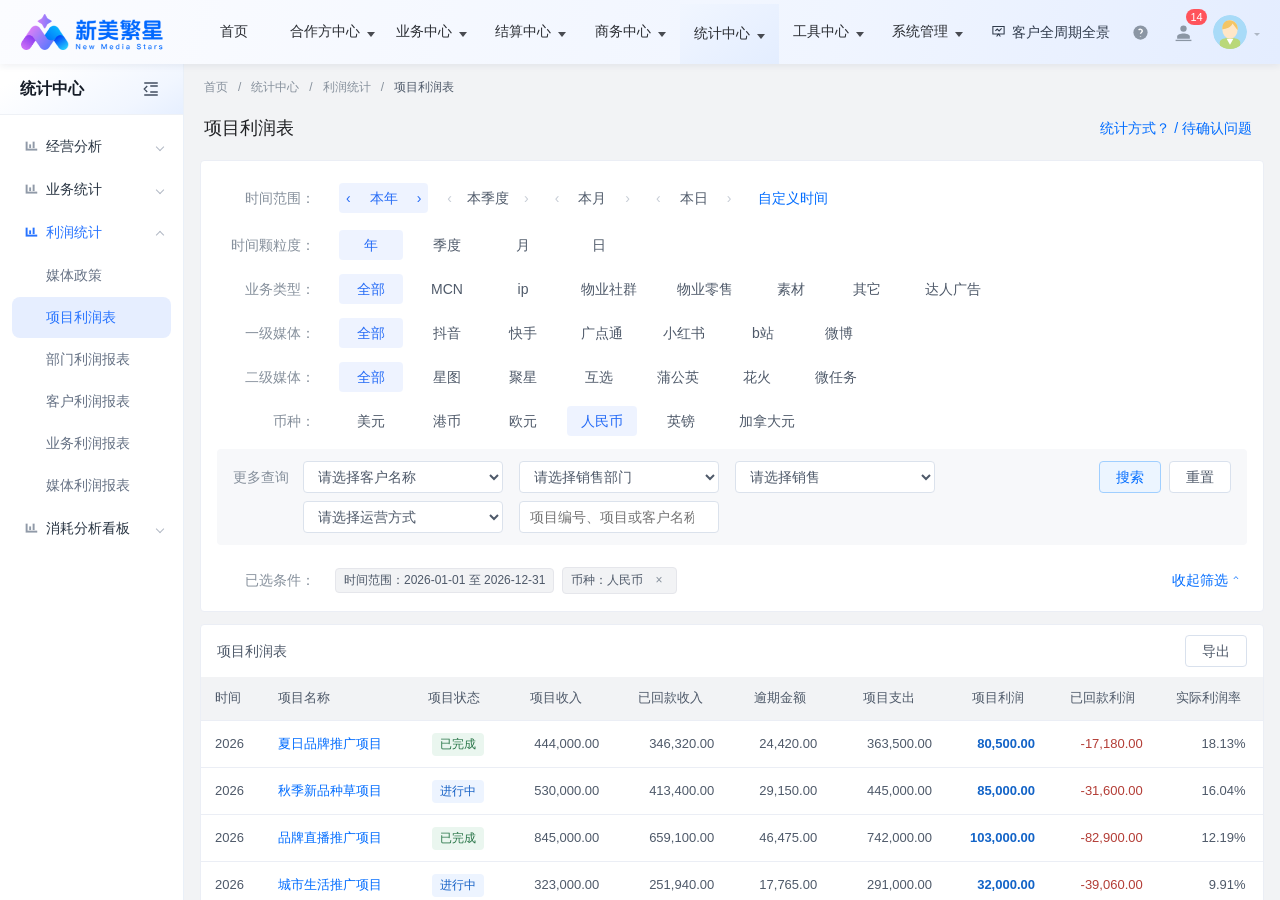
<file: index.html>
<!doctype html><html lang="zh-CN"><head><meta charset="utf-8"><meta name="viewport" content="width=device-width,initial-scale=1"><meta http-equiv="refresh" content="0;url=profit-project.html"><title>利润统计</title></head><body><a href="profit-project.html">进入利润统计</a></body></html>
</file>
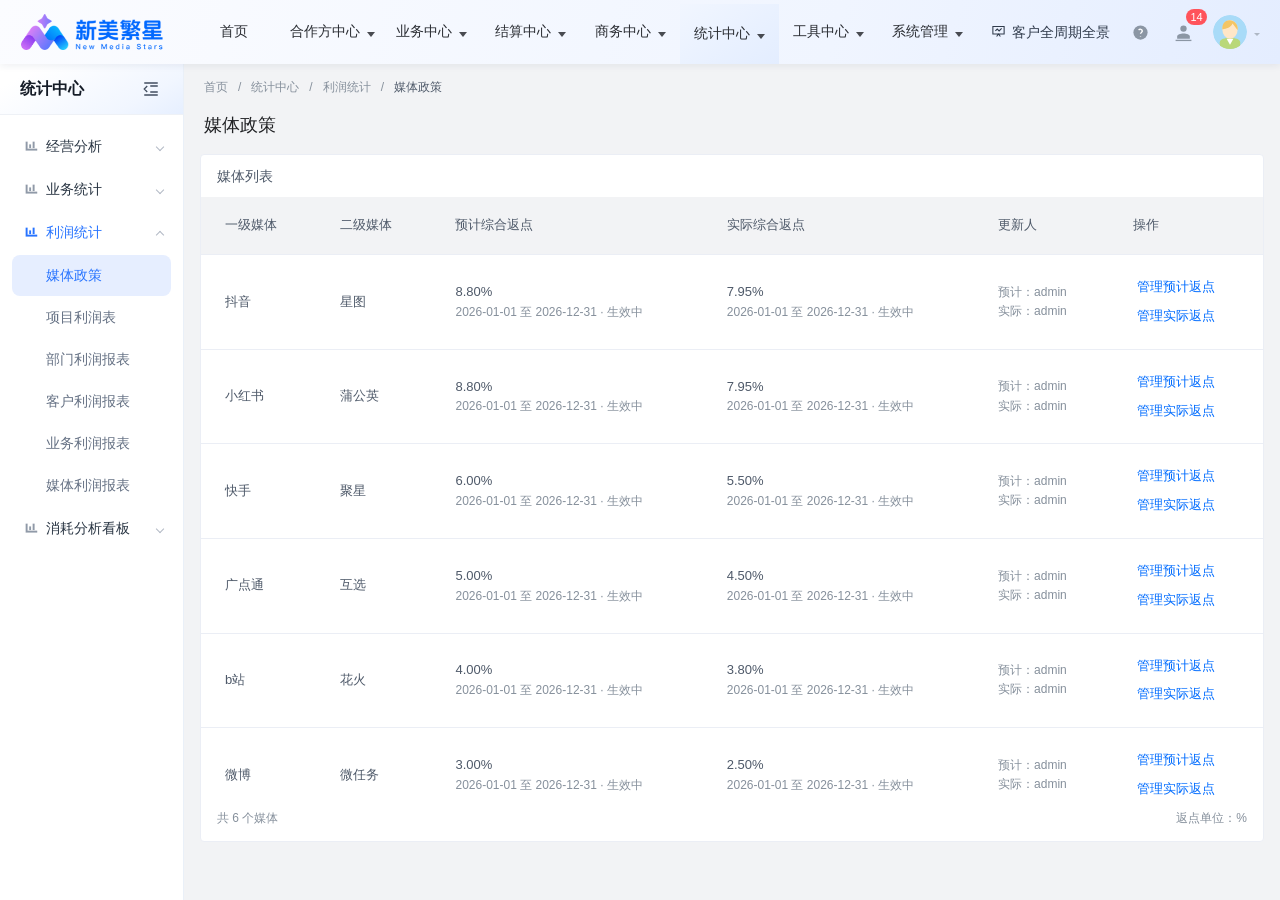
<file: media-policy.html>
<!DOCTYPE html>
<html lang="zh-CN"><head><meta charset="UTF-8"><meta name="viewport" content="width=device-width,initial-scale=1"><title>新美繁星 · 媒体政策</title>
<style>
:root{--blue:#006cff;--ink:#24324a;--muted:#65758b;--line:#e5eaf2;--bg:#f4f6fa}*{box-sizing:border-box}body{margin:0;background:var(--bg);color:var(--ink);font:14px/1.6 'Microsoft YaHei',sans-serif}button,input,select{font:inherit}button{cursor:pointer}button:focus-visible,input:focus-visible,select:focus-visible{outline:3px solid #8bbaff;outline-offset:2px}header{height:64px;background:white;border-bottom:1px solid var(--line);display:flex;align-items:center;justify-content:space-between;padding:0 28px}.brand{font-size:20px;font-weight:700}.brand b{color:var(--blue)}.small{color:var(--muted);font-size:12px}.layout{display:flex;min-height:calc(100vh - 64px)}aside{width:190px;background:white;border-right:1px solid var(--line);padding:24px 14px;flex-shrink:0}.nav{padding:13px 16px;color:var(--muted);margin:5px 0}.nav.active{background:#edf4ff;color:var(--blue);border-radius:6px;font-weight:600}main{padding:24px 28px;min-width:0;flex:1}.heading{display:flex;justify-content:space-between;align-items:center;margin-bottom:18px}h1{font-size:24px;margin:2px 0}h2{font-size:16px;margin:0}.button{min-height:44px;padding:8px 18px;border:1px solid #d9e1ed;background:white;border-radius:6px;color:var(--ink)}.primary{background:var(--blue);color:white;border-color:var(--blue)}.badge{background:#edf4ff;color:#145dba;padding:3px 10px;border-radius:4px;font-size:12px}.panel{background:white;border:1px solid var(--line);border-radius:8px;margin-bottom:18px}.filters{padding:20px;display:flex;flex-wrap:wrap;gap:16px;align-items:end}label.field{display:grid;gap:6px;color:var(--muted);font-size:12px}input,select{height:42px;border:1px solid #dbe2ec;border-radius:5px;background:white;padding:0 10px;color:var(--ink);min-width:130px}input[type=search]{width:210px}.notice{display:flex;justify-content:space-between;gap:16px;align-items:center;background:#fff9eb;border:1px solid #f0dfb5;padding:12px 18px;border-radius:6px;margin-bottom:18px;color:#79541a}.link{color:var(--blue);border:0;background:none;padding:8px;min-height:44px}.cards{display:grid;grid-template-columns:repeat(4,1fr);gap:16px;margin-bottom:20px}.card{padding:18px 20px;background:white;border:1px solid var(--line);border-radius:8px}.card .value{font-size:25px;font-weight:650;margin:8px 0;font-variant-numeric:tabular-nums}.card:nth-child(3){border-top:3px solid var(--blue)}.card:nth-child(3) .value{color:var(--blue)}.tabs{display:flex;gap:24px;padding:0 20px;border-bottom:1px solid var(--line);overflow:auto}.tab{border:0;background:none;white-space:nowrap;padding:15px 2px;min-height:50px;color:var(--muted);border-bottom:3px solid transparent}.tab.active{color:var(--blue);border-bottom-color:var(--blue);font-weight:600}.tools{padding:16px 20px;display:flex;justify-content:space-between;align-items:center;gap:16px}.tools label{display:inline-flex;align-items:center;gap:7px}.tools input{min-width:0;height:auto}.scroll{overflow:auto;max-height:570px}table{border-collapse:separate;border-spacing:0;width:100%;white-space:nowrap;font-size:13px}th,td{padding:15px 16px;border-bottom:1px solid var(--line);text-align:right}th{background:#f7f9fc;color:#52627a;font-weight:500}thead tr:first-child th{text-align:center}th.ident,td.ident{text-align:left}thead{position:sticky;top:0;z-index:2}tbody tr:hover td{background:#f6faff}tfoot td{background:#edf4ff;font-weight:600}.profit{color:#1263c7;font-weight:600}.negative{color:#b33d36}.foot{padding:15px 20px;display:flex;justify-content:space-between;color:var(--muted);font-size:12px}.explain{font-size:12px;color:var(--muted);margin:12px 0}dialog{border:0;border-radius:12px;padding:0;width:min(760px,94vw);max-height:85vh;box-shadow:0 20px 80px #14264140}dialog::backdrop{background:#182b4655}.dialoghead{display:flex;justify-content:space-between;align-items:center;padding:18px 24px;border-bottom:1px solid var(--line)}.dialogbody{padding:20px 24px}.question{padding:14px 0;border-bottom:1px solid var(--line)}.question b{display:block;margin-bottom:5px}.detailgrid{display:grid;grid-template-columns:1fr 1fr;gap:12px}.detailrow{display:flex;justify-content:space-between;border-bottom:1px solid var(--line);padding:9px 0}.toast{position:fixed;bottom:24px;left:50%;transform:translateX(-50%);padding:12px 24px;background:#24324a;color:white;border-radius:8px;display:none;z-index:20}@media(max-width:1000px){aside{display:none}main{padding:18px}.cards{grid-template-columns:repeat(2,1fr)}.tools{flex-wrap:wrap}}@media(max-width:550px){header{padding:0 16px}.heading{align-items:start;gap:10px}.cards{gap:8px}.card{padding:12px}.card .value{font-size:20px}.filters .field{width:100%}input[type=search]{width:100%}.notice{align-items:start}.detailgrid{grid-template-columns:1fr}.tabs{gap:18px}}

/* 与现有业务管理报表一致的紧凑筛选与表格布局 */
:root{--ink:#4e5969;--muted:#86909c;--bg:#f2f3f5;--line:#ebeef5}header{height:58px;padding:0 22px}.brand{font-size:19px}.topnav{display:flex;gap:26px;margin-left:40px;flex:1;font-size:14px;color:#4e5969}.topnav .chosen{color:#006cff}.layout{min-height:calc(100vh - 58px)}aside{width:174px;padding:18px 8px}.nav{margin:1px 0;padding:10px 16px;border-radius:0}.nav.active{border-radius:3px}.small{font-size:12px}main{padding:14px 16px}.heading{margin-bottom:12px;padding:0 4px}.heading h1{font-size:18px;font-weight:500;color:#202124}.heading .small:last-child{display:none}.button{min-height:32px;height:32px;padding:4px 16px;border-radius:4px;font-size:14px}.primary{background:#ecf5ff;color:#006cff;border-color:#a0cfff}.panel{border-radius:4px;box-shadow:none;margin-bottom:12px}.notice,.cards{display:none}.filters{display:block;padding:18px 16px 0}.filter-row{display:flex;align-items:center;min-height:32px;margin-bottom:12px;gap:12px}.filter-label{width:110px;text-align:right;padding-right:12px;flex-shrink:0;color:#86909c;font-size:14px}.filter-group{display:flex;flex-wrap:wrap;gap:12px;align-items:center}.choice{min-width:64px;border:0;border-radius:4px;padding:3px 14px;min-height:30px;background:transparent;color:#4e5969}.choice.active{background:#256bf614;color:#256bf6}.choice:hover{background:#f0f4fa}.choice:disabled{color:#b8bec8;cursor:not-allowed}.range-item{display:inline-flex;border-radius:4px;align-items:center}.range-item.active{background:#256bf614}.range-item .choice{padding:3px 8px;min-width:52px;background:none}.arrow{border:0;background:none;color:#256bf6;padding:3px 7px;min-height:30px}.arrow:disabled{color:#c7cdd6;cursor:not-allowed}.custom{display:flex;align-items:center;gap:10px}.custom input{min-width:0;width:146px;height:32px}.more-search{padding:12px 16px;background:#f7f8fa;display:flex;gap:14px;align-items:start;border-radius:4px;margin-top:4px}.more-title{white-space:nowrap;color:#86909c;padding-top:5px}.more-fields{display:flex;flex-wrap:wrap;gap:8px 16px;flex:1}.more-fields select,.more-fields input{width:200px;height:32px;min-width:0;font-size:14px;border-radius:4px}.more-fields .field{gap:0}.more-fields .field>span{position:absolute;width:1px;height:1px;overflow:hidden;clip-path:inset(50%)}.more-actions{display:flex;gap:8px}.selected{display:flex;justify-content:space-between;align-items:center;padding:12px 0;margin-top:4px;gap:16px}.selected-tags{display:flex;align-items:center;flex-wrap:wrap;gap:8px}.tag{background:#f2f3f5;border:1px solid #e5e6eb;border-radius:4px;padding:2px 8px;font-size:12px;color:#4e5969}.tag button{background:none;border:0;color:#86909c;margin-left:6px}.tabs{padding:0 16px;gap:28px}.tab{font-size:14px;padding:10px 0;min-height:42px;border-bottom-width:2px}.tools{padding:10px 16px}.tools h2{font-size:14px;font-weight:500}.tools label{font-size:13px}.table-actions{display:flex;gap:16px;align-items:center}.tools .small{display:none}th,td{padding:11px 14px;font-size:13px}th{background:#f7f8fa;color:#4e5969}thead tr:first-child th{background:#f2f3f5}tfoot td{background:#f7f8fa;color:#4e5969}td .link{min-height:24px;padding:0}.scroll{max-height:600px}.foot{padding:12px 16px}.explain{margin:8px 2px}.link{min-height:32px}.currency-note{font-size:12px;color:#86909c}.hidden,[hidden]{display:none!important}@media(max-width:1150px){.topnav{gap:14px;margin-left:24px}.more-search{flex-wrap:wrap}.more-actions{margin-left:auto}}@media(max-width:800px){.topnav{display:none}.filter-label{width:96px}.filter-row{align-items:start}.more-search{display:block}.more-fields{margin:8px 0}.selected{align-items:start}.custom{flex-wrap:wrap}.tools{align-items:start}.table-actions{flex-wrap:wrap;gap:8px}}@media(max-width:550px){main{padding:10px}.filter-label{width:82px;padding-right:0}.filter-group{gap:5px}.choice{padding:3px 8px;min-width:54px}.more-fields .field{width:100%}.more-fields input,.more-fields select{width:100%}.selected .filter-label{display:none}.selected{gap:5px}.heading h1{font-size:18px}}


#table th:nth-child(1),#table th:nth-child(2),#table td:nth-child(1),#table td:nth-child(2){text-align:left}#table th:last-child,#table td:last-child{text-align:center}#table{min-width:980px}.more-menu{display:inline-block;text-align:left}.more-menu summary{color:#006cff;cursor:pointer;list-style:none;padding:4px 8px;border-radius:4px}.more-menu summary::-webkit-details-marker{display:none}.more-menu[open]{background:#f0f5ff;border-radius:4px}.more-menu .link{display:block;padding:6px 12px;background:white;border:1px solid #dce5f1;border-radius:4px;white-space:nowrap}.more-menu summary:focus-visible{outline:2px solid #006cff}.estimate{color:#86909c}#drawer{position:fixed;inset:0 0 0 auto;margin:0;width:min(760px,100vw);height:100dvh;max-height:100dvh;border-radius:0;overflow:auto;animation:slide-in .2s ease-out}#drawer .dialoghead{position:sticky;top:0;background:white;z-index:2;padding:20px 24px}#drawer-project{margin-top:5px}.drawer-body{padding:24px}.drawer-summary{display:grid;grid-template-columns:repeat(3,1fr);gap:16px;background:#f7f8fa;border-radius:4px;padding:18px;margin-bottom:24px}.drawer-summary strong{display:block;font-size:21px;margin-top:8px;font-variant-numeric:tabular-nums}.chart-title{display:flex;justify-content:space-between;align-items:center;margin-bottom:16px}.legend{font-size:12px;color:#65758b;display:flex;gap:12px}.legend i{display:inline-block;width:8px;height:8px;border-radius:2px;background:#006cff;margin-right:5px}.legend i.loss{background:#ce635c}.chart-frame{border:1px solid #ebeef5;border-radius:4px;padding:14px 8px;background:white}svg.chart{display:block;width:100%;height:auto}.media-table{margin-top:22px}.media-table th,.media-table td{padding:12px 8px;font-size:12px}.media-table th:first-child,.media-table td:first-child{text-align:left}.drawer-note{font-size:12px;color:#86909c;margin:12px 0 0}@keyframes slide-in{from{transform:translateX(30px);opacity:0}to{transform:translateX(0);opacity:1}}@media(prefers-reduced-motion:reduce){#drawer{animation:none}}@media(max-width:550px){.drawer-body{padding:16px}.drawer-summary{gap:8px;padding:12px}.drawer-summary strong{font-size:17px}.legend{gap:6px}.media-table{overflow:auto}}

.distribution-controls{display:flex;flex-wrap:wrap;align-items:center;justify-content:space-between;gap:16px;margin-bottom:22px}.distribution-segment{display:flex;border:1px solid #dce3ed;border-radius:4px;overflow:hidden}.distribution-segment button{border:0;background:white;color:#4e5969;padding:7px 16px;min-height:36px}.distribution-segment button+button{border-left:1px solid #dce3ed}.distribution-segment button.active{background:#ecf5ff;color:#006cff}.distribution-segment button:hover{background:#f3f7fc}.dimension-label{font-size:12px;color:#86909c;margin-bottom:6px}.project-link{color:#006cff;text-decoration:none;cursor:pointer}.project-link:hover{text-decoration:underline}.project-link:focus-visible{outline:2px solid #006cff;outline-offset:3px;border-radius:2px}.report-nav{display:block;text-decoration:none}.report-nav:hover{background:#f2f6fc;color:#006cff}.drawer-summary{grid-template-columns:repeat(4,1fr)}@media(max-width:650px){.drawer-summary{grid-template-columns:repeat(2,1fr)}} .project-status{display:inline-block;padding:2px 8px;border-radius:4px;font-size:12px}.project-status.ongoing{background:#edf4ff;color:#1762c6}.project-status.done{background:#eaf6ef;color:#267446}#table{min-width:1250px}
/* 复刻现有系统：顶部混合导航与统计中心树形侧栏 */
header{height:64px;padding:0;position:sticky;top:0;z-index:10;background:linear-gradient(208deg,#e4ecff,#fafbfc 90%,#fff);box-shadow:0 1px 3px #00000014;border:0}.original-logo{width:200px;flex-shrink:0;display:flex;justify-content:center;align-items:center;padding:15px 26px}.original-logo img{width:148px;max-height:34px;object-fit:contain}.original-topnav{height:64px;display:flex;align-items:stretch;gap:0;flex:1;min-width:0;overflow:visible}.topitem{position:relative;flex-shrink:0}.toptrigger{font-size:14px;font-weight:500;color:#202124;border:0;background:none;height:64px;padding:0 14px;display:flex;align-items:center;gap:6px;white-space:nowrap}.toptrigger:hover{color:#006cff}.topitem.selected .toptrigger{color:#006cff;background:#006cff0a}.topitem.selected:after{content:'';position:absolute;bottom:0;left:18px;right:18px;height:2px;background:#006cff}.topcaret{font-size:10px;color:#86909c}.topdropdown{display:none;position:absolute;top:64px;left:0;width:200px;padding:8px;background:white;border:1px solid #ebeef5;border-radius:4px;box-shadow:0 6px 18px #20304a14;z-index:12}.topitem:focus-within .topdropdown,.topitem:hover .topdropdown{display:block}.topdropdown a{display:block;text-decoration:none;padding:9px 12px;color:#4e5969}.topdropdown a:hover{color:#006cff;background:#edf4ff}.topdropdown .small{padding:6px 12px}.header-tools{display:flex;align-items:center;gap:14px;padding:0 20px;font-size:12px;white-space:nowrap;color:#4e5969}.panorama{padding:5px 10px;border:1px solid #cbd8ef;border-radius:4px;background:#ffffff70;color:#4e5969}.avatar{display:inline-flex;align-items:center;justify-content:center;border-radius:50%;width:26px;height:26px;background:#dce9ff;color:#006cff}.layout{min-height:calc(100vh - 64px)}aside{width:200px;padding:0;background:#fff;border-right:1px solid #ebeef5;position:sticky;top:64px;align-self:flex-start;height:calc(100vh - 64px);overflow:auto}.sidebar-context{padding:16px 20px;font-size:14px;color:#202124;border-bottom:1px solid #f2f3f5;display:flex;justify-content:space-between;align-items:center}.sidegroup{margin:0}.sidegroup>summary{list-style:none;padding:0 18px;height:46px;display:flex;align-items:center;gap:10px;font-size:14px;color:#4e5969;cursor:pointer}.sidegroup>summary::-webkit-details-marker{display:none}.sidegroup>summary:after{content:'⌄';margin-left:auto;color:#b9babf;font-size:16px}.sidegroup[open]>summary:after{content:'⌃'}.sidegroup>summary:hover{background:#f7f8fa}.sidegroup.profit-group>summary{color:#006cff}.sidegroup .nav{display:block;margin:0;border-radius:0;padding:0 12px 0 44px;height:42px;line-height:42px;font-size:14px;font-weight:400;text-decoration:none;color:#4e5969}.sidegroup .nav.active{color:#006cff;background:#006cff0d;border-right:2px solid #006cff}.sidegroup .nav:hover{color:#006cff;background:#f5f8ff}.side-bottom{padding:12px 20px;font-size:12px;color:#86909c;border-top:1px solid #f2f3f5;margin-top:16px}.breadcrumb-strip{display:flex;align-items:center;gap:10px;font-size:12px;color:#86909c;margin-bottom:12px;padding:0 4px}.breadcrumb-strip b{font-weight:400;color:#4e5969}.workspace-tab{background:white;border:1px solid #ebeef5;border-radius:4px;padding:6px 14px;margin-bottom:14px;font-size:13px;color:#006cff;display:inline-block}.heading .small:first-child{display:none}@media(max-width:1350px){.header-tools .panorama{display:none}.toptrigger{padding:0 10px}.header-tools{padding:0 12px;gap:8px}}@media(max-width:1050px){.header-tools{display:none}.original-logo{width:174px;padding:12px}.original-logo img{width:138px}.toptrigger{padding:0 8px}aside{width:180px}}@media(max-width:800px){aside{display:none}.original-topnav{overflow-x:auto}.topdropdown{display:none!important}.original-logo{width:150px}.toptrigger{padding:0 12px}}
.policy-entry{display:inline-flex;align-items:center;text-decoration:none;color:#006cff;border-color:#a0cfff;background:#ecf5ff}.policy-table{min-width:650px!important}.policy-table th,.policy-table td{text-align:left!important;padding:18px 24px}.rate-field{display:inline-flex;align-items:center;gap:8px}.rate-field input{min-width:0;width:120px;height:36px;text-align:right}.rate-field span{color:#86909c}.policy-intro{padding:14px 20px;background:#f7f8fa;border-bottom:1px solid #ebeef5;color:#65758b;font-size:13px}.policy-tools{display:flex;gap:10px;align-items:center;flex-wrap:wrap}.policy-status{color:#86909c;font-size:12px}.save-primary{background:#006cff;color:white;border-color:#006cff}.save-primary:disabled{background:#b8d5ff;border-color:#b8d5ff;cursor:default}.policy-message{min-height:24px;color:#b33d36;padding:0 20px 12px;font-size:13px}.policy-message.success{color:#267446}.policy-return{display:inline-flex;align-items:center;text-decoration:none}.rate-field input:invalid{border-color:#d86660}@media(max-width:550px){.policy-table th,.policy-table td{padding:14px 12px}.policy-tools{gap:6px}}#settings{width:min(1120px,96vw);max-height:92vh}#settings .dialogbody{padding:20px 24px}.setting-summary{display:flex;flex-wrap:wrap;gap:30px;padding:16px;background:#f7f8fa;margin:16px 0}.setting-summary b{display:block;font-size:22px;color:#006cff}.setting-actions{display:flex;gap:10px;align-items:center;flex-wrap:wrap;margin:16px 0}.category-table{min-width:870px!important}.category-table th,.category-table td{text-align:left!important;padding:10px 8px}.category-table input{width:115px;min-width:0;height:34px}.category-table input[type=number]{width:100px;text-align:right}.pending-note{background:#fff8e8;border:1px solid #f0dfb5;border-radius:4px;padding:12px 16px;font-size:13px;color:#79551c}.settings-footer{display:flex;justify-content:space-between;gap:12px;align-items:center;padding:16px 24px;border-top:1px solid #ebeef5;position:sticky;bottom:0;background:white}.setting-modes{display:flex;gap:18px;align-items:center;margin:12px 0}.setting-modes input{width:auto;min-width:0;height:auto}.setting-modes label{display:flex;align-items:center;gap:6px}.row-link{border:0;background:none;color:#006cff;cursor:pointer;padding:4px}.setting-error{color:#b33d36;white-space:pre-line;font-size:13px}.import-preview{background:#edf4ff;color:#225b9e;border-radius:4px;padding:12px;margin:12px 0;display:flex;justify-content:space-between;gap:12px;align-items:center}.setting-unified{display:flex;gap:20px;flex-wrap:wrap;margin:18px 0}.setting-unified input{width:130px;min-width:0}.policy-table{min-width:740px!important}button:disabled{opacity:.5;cursor:default}.settings-close{display:flex;gap:10px}.setting-headmeta{font-size:12px;color:#86909c;margin-top:5px}.validity-fields{display:flex;gap:24px;flex-wrap:wrap;margin-bottom:20px}.validity-fields label{display:grid;gap:6px;font-size:13px;color:#65758b}.validity-fields input{height:36px}#history{width:min(1100px,96vw)}.history-table{min-width:850px}.history-table th,.history-table td{text-align:left!important;padding:12px}.policy-table{min-width:1000px!important}</style><link rel="stylesheet" href="assets/navigation.css">
<script src="assets/navigation.js" defer></script>
</head><body>
<header><a class="original-logo" href="profit-project.html" aria-label="新美繁星"><img src="[data-uri]" alt="新美繁星"></a><nav class="original-topnav" aria-label="一级导航"><div class="topitem"><button type="button" class="toptrigger">首页</button></div><div class="topitem"><button type="button" class="toptrigger">合作方中心<span class="topcaret">▾</span></button></div><div class="topitem"><button type="button" class="toptrigger">业务中心<span class="topcaret">▾</span></button></div><div class="topitem"><button type="button" class="toptrigger">结算中心<span class="topcaret">▾</span></button></div><div class="topitem"><button type="button" class="toptrigger">商务中心<span class="topcaret">▾</span></button></div><div class="topitem selected"><button type="button" class="toptrigger" aria-current="true">统计中心<span class="topcaret">▾</span></button><div class="topdropdown"><div class="small">利润统计</div><a href="media-policy.html">媒体政策</a><a href="profit-project.html">项目利润表</a><a href="profit-department.html">部门利润报表</a><a href="profit-customer.html">客户利润报表</a><a href="profit-business.html">业务利润报表</a><a href="profit-media.html">媒体利润报表</a></div></div><div class="topitem"><button type="button" class="toptrigger">工具中心<span class="topcaret">▾</span></button></div><div class="topitem"><button type="button" class="toptrigger">系统管理<span class="topcaret">▾</span></button></div></nav><div class="header-tools"><span class="panorama">客户全周期全景</span><span aria-label="通知"><svg width="16" height="16" viewBox="0 0 20 20" aria-hidden="true" style="vertical-align:middle"><path d="M5 13V8a5 5 0 0 1 10 0v5l2 2H3l2-2m3 4h4" fill="none" stroke="currentColor" stroke-width="1.4" stroke-linejoin="round"/></svg> 0</span><span class="avatar">A</span><span>admin⌄</span></div></header>
<div class="layout"><aside aria-label="统计中心菜单"><div class="sidebar-context">统计中心<span>≡</span></div><details class="sidegroup"><summary><svg viewBox="0 0 20 20" width="16" height="16" aria-hidden="true"><path d="M3 3v14h14M6 12V8m4 4V5m4 7V9" fill="none" stroke="currentColor" stroke-width="1.4" stroke-linecap="round"/></svg>经营分析</summary><span class="nav">业务管理报表</span><span class="nav">应收统计报表</span><span class="nav">应付统计报表</span><span class="nav">欠款统计报表</span><span class="nav">回款健康统计</span><span class="nav">逾期报表统计</span><span class="nav">业绩报表统计</span></details><details class="sidegroup"><summary><svg viewBox="0 0 20 20" width="16" height="16" aria-hidden="true"><path d="M3 3v14h14M6 12V8m4 4V5m4 7V9" fill="none" stroke="currentColor" stroke-width="1.4" stroke-linecap="round"/></svg>业务统计</summary><span class="nav">业务统计</span></details><details class="sidegroup profit-group" open><summary><svg viewBox="0 0 20 20" width="16" height="16" aria-hidden="true"><path d="M3 3v14h14M6 12V8m4 4V5m4 7V9" fill="none" stroke="currentColor" stroke-width="1.4" stroke-linecap="round"/></svg>利润统计</summary><a class="nav report-nav active" href="media-policy.html" aria-current="page">媒体政策</a><a class="nav report-nav" href="profit-project.html">项目利润表</a><a class="nav report-nav" href="profit-department.html">部门利润报表</a><a class="nav report-nav" href="profit-customer.html">客户利润报表</a><a class="nav report-nav" href="profit-business.html">业务利润报表</a><a class="nav report-nav" href="profit-media.html">媒体利润报表</a></details><details class="sidegroup"><summary><svg viewBox="0 0 20 20" width="16" height="16" aria-hidden="true"><path d="M3 3v14h14M6 12V8m4 4V5m4 7V9" fill="none" stroke="currentColor" stroke-width="1.4" stroke-linecap="round"/></svg>消耗分析看板</summary></details><div class="side-bottom"></div></aside>
<main><div class="breadcrumb-strip"><span>首页</span><span>/</span><span>统计中心</span><span>/</span><span>利润统计</span><span>/</span><b>媒体政策</b></div><div class="heading"><h1>媒体政策</h1></div>
<section class="panel"><div class="tools"><h2>媒体列表</h2></div><div class="scroll"><table class="policy-table"><thead><tr><th>一级媒体</th><th>二级媒体</th><th>预计综合返点</th><th>实际综合返点</th><th>更新人</th><th>操作</th></tr></thead><tbody id="policy-body"></tbody></table></div><div class="foot"><span>共 6 个媒体</span><span>返点单位：%</span></div></section><div id="page-message" role="status" class="setting-error"></div></main></div>
<dialog id="settings" aria-labelledby="settings-title"><div class="dialoghead"><div><h2 id="settings-title">媒体政策设置</h2></div><button class="button" id="close-settings">关闭</button></div><div class="dialogbody"><div class="validity-fields"><label>生效日期 <input type="date" id="valid-from" required></label><label>失效日期（含当天） <input type="date" id="valid-to" required></label></div><div class="setting-modes"><span>政策模式</span><label><input type="radio" name="mode" value="unified">统一返点</label><label><input type="radio" name="mode" value="industry">按行业类目</label></div><div class="setting-summary" id="summary"></div>
<div id="unified-panel" class="setting-unified"><label>预计返点（%） <input id="unified-expected" type="number" min="0" max="100" step="0.01"></label><label>实际返点（%） <input id="unified-actual" type="number" min="0" max="100" step="0.01"></label></div>
<div id="industry-panel"><div class="setting-actions"><button class="button" id="add-row">新增二级行业</button><button class="button" id="download-template">下载 Excel 模板</button><button class="button" id="export-details">导出明细 Excel</button><button class="button" id="import-details">导入 Excel</button><input type="file" id="import-file" accept=".xlsx,.xls" hidden></div><p class="small">同一一级行业可配置多个二级行业；“一级行业＋二级行业”组合不可重复。权重无需合计为 100，但当前政策的权重合计须大于 0。</p><div class="scroll"><table class="category-table"><thead id="category-head"><tr><th>一级行业</th><th>二级行业</th><th>预计返点（%）</th><th>实际返点（%）</th><th>预计权重</th><th>实际权重</th><th>操作</th></tr></thead><tbody id="category-body"></tbody></table></div><div id="import-preview" class="import-preview" hidden><span id="preview-text"></span><div><button class="button primary" id="apply-import">替换当前明细</button> <button class="button" id="cancel-import">取消导入</button></div></div></div><p id="settings-message" role="status" class="setting-error"></p></div><div class="settings-footer"><span class="small">更新人为当前用户 admin</span><div class="settings-close"><button class="button" id="discard">取消</button><button class="button save-primary" id="save-settings">保存政策</button></div></div></dialog>
<dialog id="history" aria-labelledby="history-title"><div class="dialoghead"><h2 id="history-title">政策版本</h2><button class="button" id="history-close">关闭</button></div><div class="dialogbody"><div class="setting-actions"><button class="button save-primary" id="manager-new">新增政策</button></div><div class="scroll"><table class="history-table"><thead id="manager-head"><tr><th>版本</th><th>有效期</th><th>状态</th><th>预计综合返点</th><th>实际综合返点</th><th>更新人</th><th>操作</th></tr></thead><tbody id="history-body"></tbody></table></div></div></dialog><script src="assets/media-policy/xlsx.full.min.js"></script>
<script>
const $=id=>document.getElementById(id),key='xinmei-media-policy-v4';
const names=['抖音-星图','小红书-蒲公英','快手-聚星','广点通-互选','b站-花火','微博-微任务'];
const mediaAliases={'抖音':'抖音-星图','小红书':'小红书-蒲公英','快手':'快手-聚星','广点通':'广点通-互选','b站':'b站-花火','微博':'微博-微任务'};
const sampleRows=()=>[{level1:'美妆日化',level2:'护肤',expected:8,actual:7.5,ew:60,aw:70},{level1:'美妆日化',level2:'彩妆',expected:10,actual:9,ew:40,aw:30}];
let policies=names.map((media,i)=>({media,mode:i<2?'industry':'unified',expected:[8,10,6,5,4,3][i],actual:[7.5,9,5.5,4.5,3.8,2.5][i],rows:i<2?sampleRows():[],updater:'admin'}));
let draft=null,index=-1,importRows=null,dirty=false,trigger=null,readOnly=false;
const today='2026-10-19';
const dateOK=d=>/^\d{4}-\d{2}-\d{2}$/.test(d)&&!Number.isNaN(new Date(d+'T00:00:00Z').getTime())&&new Date(d+'T00:00:00Z').toISOString().slice(0,10)===d;
function nextDay(d){const x=new Date(d+'T00:00:00Z');x.setUTCDate(x.getUTCDate()+1);return x.toISOString().slice(0,10)}
function status(p){return p.to<today?'已失效':p.from>today?'未生效':'生效中'}
function validityErrors(p){if(!dateOK(p.from)||!dateOK(p.to))return ['请填写有效的生效、失效日期。'];if(p.from>p.to)return ['失效日期不能早于生效日期。'];return policies.some((x,i)=>i!==index&&x.media===p.media&&x.kind===p.kind&&p.from<=x.to&&p.to>=x.from)?['该媒体在所选有效期内已有政策，日期不可重叠（含起止当天）。']:[]}

const clone=x=>JSON.parse(JSON.stringify(x));
const esc=x=>String(x).replace(/[&<>"']/g,c=>({'&':'&amp;','<':'&lt;','>':'&gt;','"':'&quot;',"'":'&#39;'}[c]));
const validRate=n=>Number.isFinite(n)&&n>=0&&n<=100&&Math.abs(n*100-Math.round(n*100))<1e-7;
function validateRows(rows){const errors=[],seen=new Set();if(!rows.length)errors.push('至少需要一个二级行业。');rows.forEach((r,i)=>{const p=`第 ${i+2} 行：`,id=JSON.stringify([r.level1.trim(),r.level2.trim()]);if(!r.level1.trim()||!r.level2.trim())errors.push(p+'一级、二级行业不可为空。');if(seen.has(id))errors.push(p+'一级＋二级行业重复。');seen.add(id);if(!validRate(r.expected)||!validRate(r.actual))errors.push(p+'返点须为 0～100，最多两位小数。');if(!Number.isFinite(r.ew)||r.ew<0||!Number.isFinite(r.aw)||r.aw<0)errors.push(p+'权重须为非负数字。')});if(rows.length&&(!rows.reduce((s,r)=>s+r.ew,0)||!rows.reduce((s,r)=>s+r.aw,0)))errors.push('预计、实际权重各自的合计必须大于 0。');return errors}
function calc(p){if(p.mode==='unified')return {expected:p.expected,actual:p.actual};const avg=(rate,w)=>{const sum=p.rows.reduce((s,r)=>s+r[w],0);return sum>0?p.rows.reduce((s,r)=>s+r[rate]*r[w],0)/sum:null};return {expected:avg('expected','ew'),actual:avg('actual','aw')}}
const fmt=n=>n===null||!Number.isFinite(n)?'—':n.toFixed(2)+'%';
try{const saved=JSON.parse(localStorage.getItem(key)||localStorage.getItem('xinmei-media-policy-v3')||'null');if(Array.isArray(saved)&&saved.length&&saved.every(p=>names.includes(p.media)&&dateOK(p.from)&&dateOK(p.to)&&p.from<=p.to&&['unified','industry'].includes(p.mode)&&Array.isArray(p.rows)&&(p.mode==='industry'?validateRows(p.rows).length===0:validRate(p.expected)&&validRate(p.actual)))){policies=saved}else{const legacy=JSON.parse(localStorage.getItem('xinmei-media-policy-v2')||'null')||JSON.parse(localStorage.getItem('xinmei-media-policy-v1')||'null');if(Array.isArray(legacy))policies=policies.map(p=>{const old=legacy.find(x=>(mediaAliases[x.media]||x.media)===p.media);return old?{...p,...old,media:p.media,rows:old.rows||[],mode:old.mode||'unified'}:p});const current=policies.map(p=>({...p,from:'2026-01-01',to:'2026-12-31',version:'2026-01-01',updater:p.updater||'admin'}));policies=[...current,...current.map(p=>({...clone(p),from:'2025-01-01',to:'2025-12-31',version:'2025-01-01',mode:'unified',expected:5,actual:4.5,rows:[]}))]}}catch(e){policies=policies.map(p=>({...p,from:'2026-01-01',to:'2026-12-31',version:'2026-01-01'}));$('page-message').textContent='读取历史政策失败，显示示例版本；保存前请检查浏览器存储。'}
function versions(media,kind='expected'){return policies.filter(p=>p.media===media&&p.kind===kind).sort((a,b)=>b.from.localeCompare(a.from))}
// 旧政策分别迁移为预计与实际，后续各自独立保存。
policies=policies.flatMap(p=>p.kind?[p]:['expected','actual'].map(kind=>({...clone(p),kind,revisions:(p.revisions||[]).map(r=>({...r,kind}))})));
const kindLabel=k=>k==='actual'?'实际返点':'预计返点';
function selectedPolicy(media,kind){const vs=versions(media,kind);return vs.find(p=>status(p)==='生效中')||vs.find(p=>status(p)==='未生效')||vs[0]}
function renderList(){$('policy-body').innerHTML=names.map((media,i)=>{const e=selectedPolicy(media,'expected'),a=selectedPolicy(media,'actual');const cell=(p,kind)=>`${p?fmt(calc(p)[kind]):'—'}<div class="small">${p?p.from+' 至 '+p.to+' · '+status(p):'未设置'}</div>`;return `<tr><td>${media.split('-')[0]}</td><td>${media.split('-')[1]}</td><td>${cell(e,'expected')}</td><td>${cell(a,'actual')}</td><td><div class="small">预计：${esc(e?.updater||'—')}</div><div class="small">实际：${esc(a?.updater||'—')}</div></td><td>${['expected','actual'].map(kind=>`<div><button class="row-link" data-manage="${i}" data-kind="${kind}">管理${kindLabel(kind)}</button></div>`).join('')}</td></tr>`}).join('');$('policy-body').querySelectorAll('[data-manage]').forEach(b=>b.onclick=()=>{trigger=b;showHistory(names[+b.dataset.manage],b.dataset.kind)})}
function prepareSettings(){dirty=false;importRows=null;$('import-preview').hidden=true;$('settings-message').textContent='';$('settings-title').textContent=draft.media+' · '+kindLabel(draft.kind)+' · '+(readOnly?'查看历史政策':index>=0?'编辑政策':'新增政策');$('valid-from').value=draft.from;$('valid-to').value=draft.to;renderSettings();$('settings').showModal()}
function openNew(media,kind='expected'){index=-1;const vs=versions(media,kind);draft=clone(vs[0]||{media,mode:'unified',expected:0,actual:0,rows:[],updater:'admin'});draft.kind=kind;draft.from=vs.length?nextDay(vs[0].to):today;draft.to=draft.from.slice(0,4)+'-12-31';readOnly=false;prepareSettings()}
function openEdit(i){if(i<0||status(policies[i])==='已失效')return;index=i;draft=clone(policies[i]);readOnly=false;prepareSettings()}
function openSettings(i){index=i;draft=clone(policies[i]);readOnly=true;prepareSettings()}
let managementMedia=null,managementKind='expected';
function showHistory(media,kind='expected'){managementMedia=media;managementKind=kind;$('history-title').textContent=media+' · 管理'+kindLabel(kind);$('manager-new').textContent='新增'+kindLabel(kind);$('manager-head').innerHTML='<tr><th>生效日期</th><th>失效日期</th><th>状态</th><th>'+kindLabel(kind)+'综合值</th><th>更新人</th><th>操作</th></tr>';
$('history-body').innerHTML=versions(media,kind).map(p=>`<tr><td>${p.from}</td><td>${p.to}</td><td>${status(p)}</td><td>${fmt(calc(p)[kind])}</td><td>${esc(p.updater)}</td><td><button class="row-link" data-version="${policies.indexOf(p)}">查看</button>${status(p)!=='已失效'?`<button class="row-link" data-edit-policy="${policies.indexOf(p)}">编辑政策</button>`:''}</td></tr>`).join('');
$('history-body').innerHTML+=versions(media,kind).flatMap(p=>(p.revisions||[]).map((old,j)=>`<tr><td>${old.from}</td><td>${old.to}</td><td>编辑前记录</td><td>${fmt(calc(old)[kind])}</td><td>${esc(old.updater)}</td><td><button class="row-link" data-snapshot="${policies.indexOf(p)}:${j}">查看</button></td></tr>`)).join('');
if(!versions(media,kind).length)$('history-body').innerHTML='<tr><td colspan="6" style="text-align:center;padding:32px">暂无政策</td></tr>';
$('history-body').querySelectorAll('[data-snapshot]').forEach(b=>b.onclick=()=>{const [i,j]=b.dataset.snapshot.split(':').map(Number);draft=clone(policies[i].revisions[j]);readOnly=true;prepareSettings()});$('history-body').querySelectorAll('[data-version]').forEach(b=>b.onclick=()=>openSettings(+b.dataset.version));$('history-body').querySelectorAll('[data-edit-policy]').forEach(b=>b.onclick=()=>openEdit(+b.dataset.editPolicy));if(!$('history').open)$('history').showModal()}
$('manager-new').onclick=()=>openNew(managementMedia,managementKind);
$('settings').addEventListener('close',()=>{if($('history').open&&managementMedia)showHistory(managementMedia,managementKind)});
$('history-close').onclick=()=>$('history').close();
for(const [id,field] of [['valid-from','from'],['valid-to','to']])$(id).oninput=e=>{draft[field]=e.target.value;dirty=true};
function setReadOnly(){ $('settings').querySelectorAll('input').forEach(el=>el.disabled=readOnly);for(const id of ['add-row','import-details','apply-import','cancel-import'])$(id).disabled=readOnly;$('category-body').querySelectorAll('[data-remove]').forEach(el=>el.disabled=readOnly);$('save-settings').hidden=readOnly;$('download-template').hidden=readOnly;$('discard').textContent=readOnly?'关闭':'取消'}
function renderSettings(){document.querySelectorAll('[name=mode]').forEach(r=>r.checked=r.value===draft.mode);$('unified-panel').hidden=draft.mode!=='unified';$('industry-panel').hidden=draft.mode!=='industry';$('unified-expected').value=draft.expected;$('unified-actual').value=draft.actual;$('unified-expected').parentElement.hidden=draft.kind!=='expected';$('unified-actual').parentElement.hidden=draft.kind!=='actual';$('category-head').innerHTML='<tr><th>一级行业</th><th>二级行业</th><th>'+kindLabel(draft.kind)+'（%）</th><th>权重</th><th>操作</th></tr>';renderRows();renderSummary();setReadOnly()}
function renderSummary(){const c=calc(draft);$('summary').innerHTML=`<div><span class="small">${kindLabel(draft.kind)}综合值${draft.mode==='industry'?'':''}</span><b>${fmt(c[draft.kind])}</b></div>`}
function renderRows(){$('category-body').innerHTML=draft.rows.map((r,i)=>`<tr>${['level1','level2',draft.kind,draft.kind==='expected'?'ew':'aw'].map(k=>`<td><input aria-label="第${i+1}行 ${k}" data-row="${i}" data-key="${k}" type="${k.startsWith('level')?'text':'number'}" ${k.startsWith('level')?'':'min="0" step="0.01"'} value="${esc(r[k])}"></td>`).join('')}<td><button class="row-link" data-remove="${i}">删除</button></td></tr>`).join('');$('category-body').querySelectorAll('[data-remove]').forEach(b=>b.onclick=()=>{draft.rows.splice(+b.dataset.remove,1);dirty=true;renderRows();renderSummary()})}
$('category-body').oninput=e=>{const el=e.target;if(!el.dataset.key)return;draft.rows[+el.dataset.row][el.dataset.key]=el.dataset.key.startsWith('level')?el.value:el.value===''?NaN:Number(el.value);dirty=true;renderSummary()};
document.querySelectorAll('[name=mode]').forEach(r=>r.onchange=()=>{draft.mode=r.value;dirty=true;importRows=null;$('import-preview').hidden=true;renderSettings()});
for(const k of ['expected','actual'])$('unified-'+k).oninput=e=>{draft[k]=e.target.value===''?NaN:Number(e.target.value);dirty=true;renderSummary()};
$('add-row').onclick=()=>{draft.rows.push({level1:'',level2:'',expected:0,actual:0,ew:0,aw:0});dirty=true;renderRows()};
function closeSettings(){if(dirty&&!confirm('放弃未保存的政策修改？'))return;dirty=false;$('settings').close();trigger?.focus()}
$('close-settings').onclick=closeSettings;$('discard').onclick=closeSettings;$('settings').addEventListener('cancel',e=>{e.preventDefault();closeSettings()});
$('save-settings').onclick=()=>{if(readOnly)return;const errors=draft.mode==='industry'?validateRows(normalizeRows(draft.rows)):validRate(draft[draft.kind])?[]:['统一返点须为 0～100，最多两位小数。'];errors.push(...validityErrors(draft));if(importRows)errors.push('请先确认或取消待导入明细。');if(errors.length){$('settings-message').textContent=errors.slice(0,8).join('\n');return}const next=clone(policies);const entry={...clone(draft),version:draft.from,rows:draft.rows.map(r=>({...r,level1:r.level1.trim(),level2:r.level2.trim()})),updater:'admin'};if(index>=0){entry.revisions=[...(policies[index].revisions||[]),{...clone(policies[index]),revisions:undefined}];next[index]=entry}else next.push(entry);try{localStorage.setItem(key,JSON.stringify(next))}catch(e){$('settings-message').textContent='浏览器保存失败，本次修改未保存。';return}policies=next;dirty=false;$('settings').close();renderList()};
function normalizeRows(rows){return rows.map(r=>draft.kind==='expected'?{...r,actual:0,aw:1}:{...r,expected:0,ew:1})}
function excelColumns(){return ['一级行业','二级行业',kindLabel(draft.kind)+'(%)','权重']}
function exportExcel(template){if(typeof XLSX==='undefined'){$('settings-message').textContent='Excel 组件未加载，请检查本地文件。';return}const rows=template?sampleRows():draft.rows;const ws=XLSX.utils.aoa_to_sheet([excelColumns(),...rows.map(r=>[r.level1,r.level2,r[draft.kind],r[draft.kind==='expected'?'ew':'aw']])]);ws['!cols']=[{wch:20},{wch:24},...Array(4).fill({wch:20})];const wb=XLSX.utils.book_new();XLSX.utils.book_append_sheet(wb,ws,'行业返点明细');const note=XLSX.utils.aoa_to_sheet([['填写说明'],['返点填写百分数数值，例如 8 表示 8%，也可输入带 % 的文本。'],['同一一级行业可有多个二级行业，组合不能重复。'],['权重仅演示综合计算；实际加权依据待确认。'],['导入仅替换当前媒体的行业明细，确认后仍需保存政策。'],['当前媒体：'+draft.media],['有效期：'+draft.from+' 至 '+draft.to]]);XLSX.utils.book_append_sheet(wb,note,'填写说明');XLSX.writeFile(wb,draft.media+'-'+kindLabel(draft.kind)+'-'+draft.from+(template?'-行业返点模板.xlsx':'-行业返点明细.xlsx'))}
$('download-template').onclick=()=>exportExcel(true);$('export-details').onclick=()=>exportExcel(false);$('import-details').onclick=()=>$('import-file').click();
function parseRows(matrix){if(!matrix.length||excelColumns().some((c,i)=>String(matrix[0][i]??'').trim()!==c))throw Error('表头不匹配，请先下载 Excel 模板。');const toNumber=x=>x===null||x===undefined||String(x).trim()===''?NaN:Number(String(x).trim().replace(/[%％]$/,''));const rows=matrix.slice(1).filter(r=>r.some(v=>String(v??'').trim()!=='')).map(r=>({level1:String(r[0]??'').trim(),level2:String(r[1]??'').trim(),expected:draft.kind==='expected'?toNumber(r[2]):0,actual:draft.kind==='actual'?toNumber(r[2]):0,ew:draft.kind==='expected'?toNumber(r[3]):1,aw:draft.kind==='actual'?toNumber(r[3]):1}));const errors=validateRows(rows);if(errors.length)throw Error(errors.slice(0,8).join('\n'));return rows}
$('import-file').onchange=async e=>{const file=e.target.files[0];if(!file)return;try{if(file.size>5*1024*1024)throw Error('文件请控制在 5MB 内。');if(typeof XLSX==='undefined')throw Error('Excel 组件未加载。');const wb=XLSX.read(await file.arrayBuffer(),{type:'array',cellNF:true});if(!wb.Sheets['行业返点明细'])throw Error('缺少“行业返点明细”工作表，请使用模板。');const sheet=wb.Sheets['行业返点明细'];const matrix=XLSX.utils.sheet_to_json(sheet,{header:1,defval:''});matrix.slice(1).forEach((row,i)=>{for(const col of [2]){const cell=sheet[XLSX.utils.encode_cell({r:i+1,c:col})];if(cell&&typeof cell.v==='number'&&String(cell.z||'').includes('%'))row[col]=Math.round(cell.v*100*1e8)/1e8}});importRows=parseRows(matrix);$('preview-text').textContent=`校验通过，共 ${importRows.length} 行，将替换 ${draft.media} 当前行业明细；确认后仍需保存。`;$('import-preview').hidden=false;$('settings-message').textContent=''}catch(error){importRows=null;$('import-preview').hidden=true;$('settings-message').textContent=error.message}finally{e.target.value=''}};
$('apply-import').onclick=()=>{if(!importRows)return;draft.rows=clone(importRows);importRows=null;dirty=true;$('import-preview').hidden=true;renderRows();renderSummary();$('settings-message').textContent='明细已载入，点击“保存政策”生效。'};$('cancel-import').onclick=()=>{importRows=null;$('import-preview').hidden=true};
window.addEventListener('beforeunload',e=>{if(dirty){e.preventDefault();e.returnValue=''}});renderList();
</script></body></html>
</file>
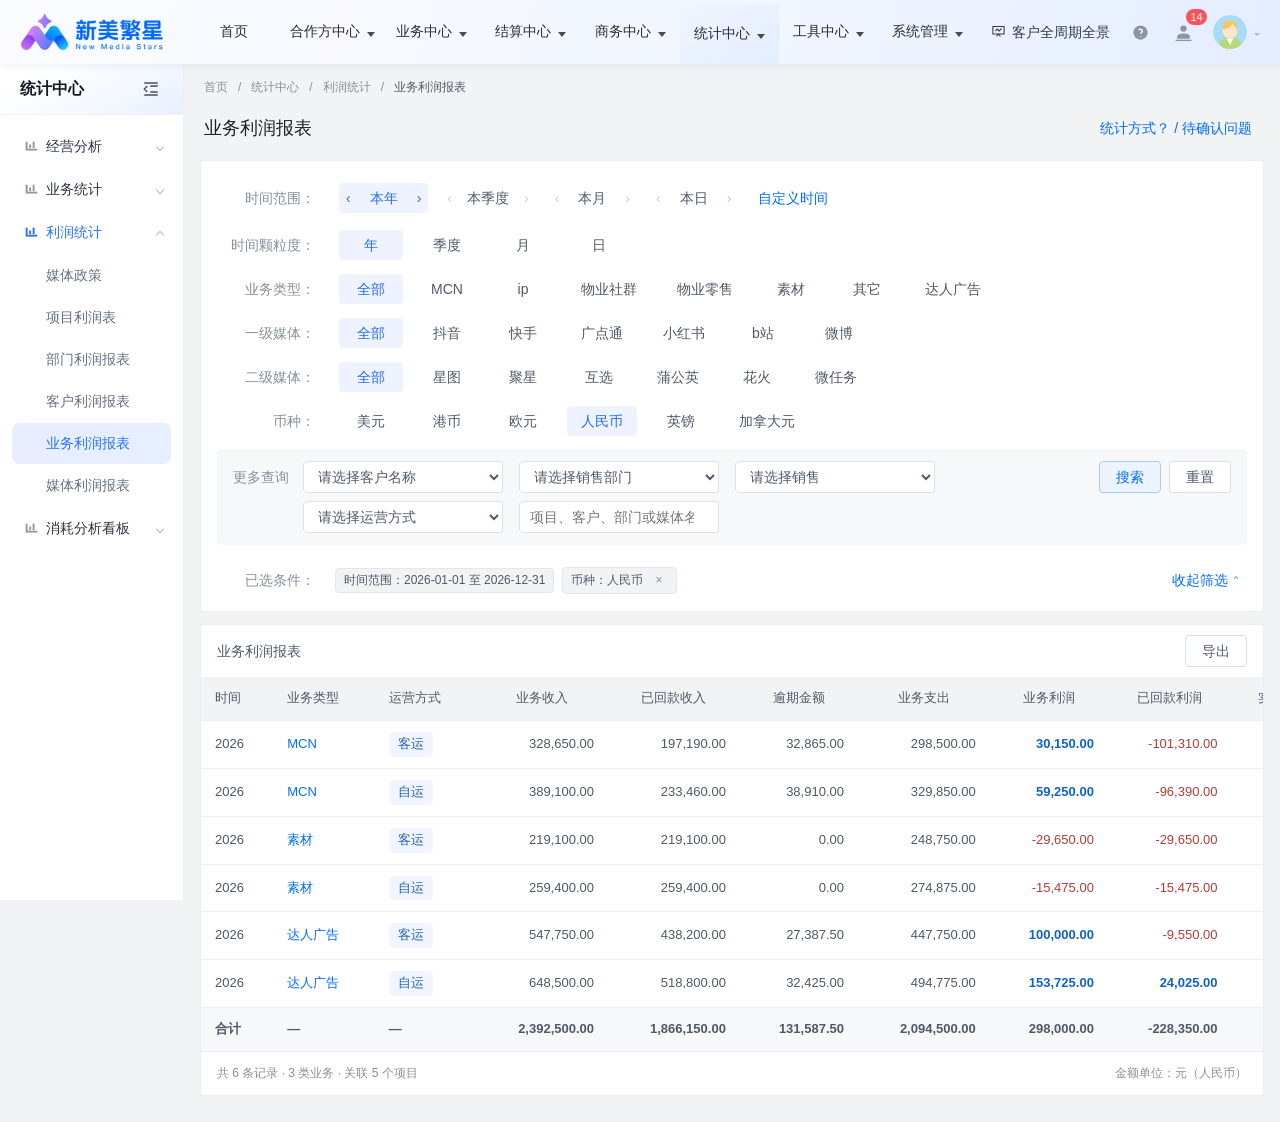
<file: profit-business.html>
<!DOCTYPE html>
<html lang="zh-CN"><head><meta charset="UTF-8"><meta name="viewport" content="width=device-width,initial-scale=1"><title>新美繁星 · 业务利润报表</title>
<style>
:root{--blue:#006cff;--ink:#24324a;--muted:#65758b;--line:#e5eaf2;--bg:#f4f6fa}*{box-sizing:border-box}body{margin:0;background:var(--bg);color:var(--ink);font:14px/1.6 'Microsoft YaHei',sans-serif}button,input,select{font:inherit}button{cursor:pointer}button:focus-visible,input:focus-visible,select:focus-visible{outline:3px solid #8bbaff;outline-offset:2px}header{height:64px;background:white;border-bottom:1px solid var(--line);display:flex;align-items:center;justify-content:space-between;padding:0 28px}.brand{font-size:20px;font-weight:700}.brand b{color:var(--blue)}.small{color:var(--muted);font-size:12px}.layout{display:flex;min-height:calc(100vh - 64px)}aside{width:190px;background:white;border-right:1px solid var(--line);padding:24px 14px;flex-shrink:0}.nav{padding:13px 16px;color:var(--muted);margin:5px 0}.nav.active{background:#edf4ff;color:var(--blue);border-radius:6px;font-weight:600}main{padding:24px 28px;min-width:0;flex:1}.heading{display:flex;justify-content:space-between;align-items:center;margin-bottom:18px}h1{font-size:24px;margin:2px 0}h2{font-size:16px;margin:0}.button{min-height:44px;padding:8px 18px;border:1px solid #d9e1ed;background:white;border-radius:6px;color:var(--ink)}.primary{background:var(--blue);color:white;border-color:var(--blue)}.badge{background:#edf4ff;color:#145dba;padding:3px 10px;border-radius:4px;font-size:12px}.panel{background:white;border:1px solid var(--line);border-radius:8px;margin-bottom:18px}.filters{padding:20px;display:flex;flex-wrap:wrap;gap:16px;align-items:end}label.field{display:grid;gap:6px;color:var(--muted);font-size:12px}input,select{height:42px;border:1px solid #dbe2ec;border-radius:5px;background:white;padding:0 10px;color:var(--ink);min-width:130px}input[type=search]{width:210px}.notice{display:flex;justify-content:space-between;gap:16px;align-items:center;background:#fff9eb;border:1px solid #f0dfb5;padding:12px 18px;border-radius:6px;margin-bottom:18px;color:#79541a}.link{color:var(--blue);border:0;background:none;padding:8px;min-height:44px}.cards{display:grid;grid-template-columns:repeat(4,1fr);gap:16px;margin-bottom:20px}.card{padding:18px 20px;background:white;border:1px solid var(--line);border-radius:8px}.card .value{font-size:25px;font-weight:650;margin:8px 0;font-variant-numeric:tabular-nums}.card:nth-child(3){border-top:3px solid var(--blue)}.card:nth-child(3) .value{color:var(--blue)}.tabs{display:flex;gap:24px;padding:0 20px;border-bottom:1px solid var(--line);overflow:auto}.tab{border:0;background:none;white-space:nowrap;padding:15px 2px;min-height:50px;color:var(--muted);border-bottom:3px solid transparent}.tab.active{color:var(--blue);border-bottom-color:var(--blue);font-weight:600}.tools{padding:16px 20px;display:flex;justify-content:space-between;align-items:center;gap:16px}.tools label{display:inline-flex;align-items:center;gap:7px}.tools input{min-width:0;height:auto}.scroll{overflow:auto;max-height:570px}table{border-collapse:separate;border-spacing:0;width:100%;white-space:nowrap;font-size:13px}th,td{padding:15px 16px;border-bottom:1px solid var(--line);text-align:right}th{background:#f7f9fc;color:#52627a;font-weight:500}thead tr:first-child th{text-align:center}th.ident,td.ident{text-align:left}thead{position:sticky;top:0;z-index:2}tbody tr:hover td{background:#f6faff}tfoot td{background:#edf4ff;font-weight:600}.profit{color:#1263c7;font-weight:600}.negative{color:#b33d36}.foot{padding:15px 20px;display:flex;justify-content:space-between;color:var(--muted);font-size:12px}.explain{font-size:12px;color:var(--muted);margin:12px 0}dialog{border:0;border-radius:12px;padding:0;width:min(760px,94vw);max-height:85vh;box-shadow:0 20px 80px #14264140}dialog::backdrop{background:#182b4655}.dialoghead{display:flex;justify-content:space-between;align-items:center;padding:18px 24px;border-bottom:1px solid var(--line)}.dialogbody{padding:20px 24px}.question{padding:14px 0;border-bottom:1px solid var(--line)}.question b{display:block;margin-bottom:5px}.detailgrid{display:grid;grid-template-columns:1fr 1fr;gap:12px}.detailrow{display:flex;justify-content:space-between;border-bottom:1px solid var(--line);padding:9px 0}.toast{position:fixed;bottom:24px;left:50%;transform:translateX(-50%);padding:12px 24px;background:#24324a;color:white;border-radius:8px;display:none;z-index:20}@media(max-width:1000px){aside{display:none}main{padding:18px}.cards{grid-template-columns:repeat(2,1fr)}.tools{flex-wrap:wrap}}@media(max-width:550px){header{padding:0 16px}.heading{align-items:start;gap:10px}.cards{gap:8px}.card{padding:12px}.card .value{font-size:20px}.filters .field{width:100%}input[type=search]{width:100%}.notice{align-items:start}.detailgrid{grid-template-columns:1fr}.tabs{gap:18px}}

/* 与现有业务管理报表一致的紧凑筛选与表格布局 */
:root{--ink:#4e5969;--muted:#86909c;--bg:#f2f3f5;--line:#ebeef5}header{height:58px;padding:0 22px}.brand{font-size:19px}.topnav{display:flex;gap:26px;margin-left:40px;flex:1;font-size:14px;color:#4e5969}.topnav .chosen{color:#006cff}.layout{min-height:calc(100vh - 58px)}aside{width:174px;padding:18px 8px}.nav{margin:1px 0;padding:10px 16px;border-radius:0}.nav.active{border-radius:3px}.small{font-size:12px}main{padding:14px 16px}.heading{margin-bottom:12px;padding:0 4px}.heading h1{font-size:18px;font-weight:500;color:#202124}.heading .small:last-child{display:none}.button{min-height:32px;height:32px;padding:4px 16px;border-radius:4px;font-size:14px}.primary{background:#ecf5ff;color:#006cff;border-color:#a0cfff}.panel{border-radius:4px;box-shadow:none;margin-bottom:12px}.notice,.cards{display:none}.filters{display:block;padding:18px 16px 0}.filter-row{display:flex;align-items:center;min-height:32px;margin-bottom:12px;gap:12px}.filter-label{width:110px;text-align:right;padding-right:12px;flex-shrink:0;color:#86909c;font-size:14px}.filter-group{display:flex;flex-wrap:wrap;gap:12px;align-items:center}.choice{min-width:64px;border:0;border-radius:4px;padding:3px 14px;min-height:30px;background:transparent;color:#4e5969}.choice.active{background:#256bf614;color:#256bf6}.choice:hover{background:#f0f4fa}.choice:disabled{color:#b8bec8;cursor:not-allowed}.range-item{display:inline-flex;border-radius:4px;align-items:center}.range-item.active{background:#256bf614}.range-item .choice{padding:3px 8px;min-width:52px;background:none}.arrow{border:0;background:none;color:#256bf6;padding:3px 7px;min-height:30px}.arrow:disabled{color:#c7cdd6;cursor:not-allowed}.custom{display:flex;align-items:center;gap:10px}.custom input{min-width:0;width:146px;height:32px}.more-search{padding:12px 16px;background:#f7f8fa;display:flex;gap:14px;align-items:start;border-radius:4px;margin-top:4px}.more-title{white-space:nowrap;color:#86909c;padding-top:5px}.more-fields{display:flex;flex-wrap:wrap;gap:8px 16px;flex:1}.more-fields select,.more-fields input{width:200px;height:32px;min-width:0;font-size:14px;border-radius:4px}.more-fields .field{gap:0}.more-fields .field>span{position:absolute;width:1px;height:1px;overflow:hidden;clip-path:inset(50%)}.more-actions{display:flex;gap:8px}.selected{display:flex;justify-content:space-between;align-items:center;padding:12px 0;margin-top:4px;gap:16px}.selected-tags{display:flex;align-items:center;flex-wrap:wrap;gap:8px}.tag{background:#f2f3f5;border:1px solid #e5e6eb;border-radius:4px;padding:2px 8px;font-size:12px;color:#4e5969}.tag button{background:none;border:0;color:#86909c;margin-left:6px}.tabs{padding:0 16px;gap:28px}.tab{font-size:14px;padding:10px 0;min-height:42px;border-bottom-width:2px}.tools{padding:10px 16px}.tools h2{font-size:14px;font-weight:500}.tools label{font-size:13px}.table-actions{display:flex;gap:16px;align-items:center}.tools .small{display:none}th,td{padding:11px 14px;font-size:13px}th{background:#f7f8fa;color:#4e5969}thead tr:first-child th{background:#f2f3f5}tfoot td{background:#f7f8fa;color:#4e5969}td .link{min-height:24px;padding:0}.scroll{max-height:600px}.foot{padding:12px 16px}.explain{margin:8px 2px}.link{min-height:32px}.currency-note{font-size:12px;color:#86909c}.hidden,[hidden]{display:none!important}@media(max-width:1150px){.topnav{gap:14px;margin-left:24px}.more-search{flex-wrap:wrap}.more-actions{margin-left:auto}}@media(max-width:800px){.topnav{display:none}.filter-label{width:96px}.filter-row{align-items:start}.more-search{display:block}.more-fields{margin:8px 0}.selected{align-items:start}.custom{flex-wrap:wrap}.tools{align-items:start}.table-actions{flex-wrap:wrap;gap:8px}}@media(max-width:550px){main{padding:10px}.filter-label{width:82px;padding-right:0}.filter-group{gap:5px}.choice{padding:3px 8px;min-width:54px}.more-fields .field{width:100%}.more-fields input,.more-fields select{width:100%}.selected .filter-label{display:none}.selected{gap:5px}.heading h1{font-size:18px}}


#table th:nth-child(1),#table th:nth-child(2),#table td:nth-child(1),#table td:nth-child(2){text-align:left}#table th:last-child,#table td:last-child{text-align:center}#table{min-width:980px}.more-menu{display:inline-block;text-align:left}.more-menu summary{color:#006cff;cursor:pointer;list-style:none;padding:4px 8px;border-radius:4px}.more-menu summary::-webkit-details-marker{display:none}.more-menu[open]{background:#f0f5ff;border-radius:4px}.more-menu .link{display:block;padding:6px 12px;background:white;border:1px solid #dce5f1;border-radius:4px;white-space:nowrap}.more-menu summary:focus-visible{outline:2px solid #006cff}.estimate{color:#86909c}#drawer{position:fixed;inset:0 0 0 auto;margin:0;width:min(760px,100vw);height:100dvh;max-height:100dvh;border-radius:0;overflow:auto;animation:slide-in .2s ease-out}#drawer .dialoghead{position:sticky;top:0;background:white;z-index:2;padding:20px 24px}#drawer-project{margin-top:5px}.drawer-body{padding:24px}.drawer-summary{display:grid;grid-template-columns:repeat(3,1fr);gap:16px;background:#f7f8fa;border-radius:4px;padding:18px;margin-bottom:24px}.drawer-summary strong{display:block;font-size:21px;margin-top:8px;font-variant-numeric:tabular-nums}.chart-title{display:flex;justify-content:space-between;align-items:center;margin-bottom:16px}.legend{font-size:12px;color:#65758b;display:flex;gap:12px}.legend i{display:inline-block;width:8px;height:8px;border-radius:2px;background:#006cff;margin-right:5px}.legend i.loss{background:#ce635c}.chart-frame{border:1px solid #ebeef5;border-radius:4px;padding:14px 8px;background:white}svg.chart{display:block;width:100%;height:auto}.media-table{margin-top:22px}.media-table th,.media-table td{padding:12px 8px;font-size:12px}.media-table th:first-child,.media-table td:first-child{text-align:left}.drawer-note{font-size:12px;color:#86909c;margin:12px 0 0}@keyframes slide-in{from{transform:translateX(30px);opacity:0}to{transform:translateX(0);opacity:1}}@media(prefers-reduced-motion:reduce){#drawer{animation:none}}@media(max-width:550px){.drawer-body{padding:16px}.drawer-summary{gap:8px;padding:12px}.drawer-summary strong{font-size:17px}.legend{gap:6px}.media-table{overflow:auto}}

.distribution-controls{display:flex;flex-wrap:wrap;align-items:center;justify-content:space-between;gap:16px;margin-bottom:22px}.distribution-segment{display:flex;border:1px solid #dce3ed;border-radius:4px;overflow:hidden}.distribution-segment button{border:0;background:white;color:#4e5969;padding:7px 16px;min-height:36px}.distribution-segment button+button{border-left:1px solid #dce3ed}.distribution-segment button.active{background:#ecf5ff;color:#006cff}.distribution-segment button:hover{background:#f3f7fc}.dimension-label{font-size:12px;color:#86909c;margin-bottom:6px}.project-link{color:#006cff;text-decoration:none;cursor:pointer}.project-link:hover{text-decoration:underline}.project-link:focus-visible{outline:2px solid #006cff;outline-offset:3px;border-radius:2px}.report-nav{display:block;text-decoration:none}.report-nav:hover{background:#f2f6fc;color:#006cff}.drawer-summary{grid-template-columns:repeat(4,1fr)}@media(max-width:650px){.drawer-summary{grid-template-columns:repeat(2,1fr)}} .project-status{display:inline-block;padding:2px 8px;border-radius:4px;font-size:12px}.project-status.ongoing{background:#edf4ff;color:#1762c6}.project-status.done{background:#eaf6ef;color:#267446}#table{min-width:1250px}
/* 复刻现有系统：顶部混合导航与统计中心树形侧栏 */
header{height:64px;padding:0;position:sticky;top:0;z-index:10;background:linear-gradient(208deg,#e4ecff,#fafbfc 90%,#fff);box-shadow:0 1px 3px #00000014;border:0}.original-logo{width:200px;flex-shrink:0;display:flex;justify-content:center;align-items:center;padding:15px 26px}.original-logo img{width:148px;max-height:34px;object-fit:contain}.original-topnav{height:64px;display:flex;align-items:stretch;gap:0;flex:1;min-width:0;overflow:visible}.topitem{position:relative;flex-shrink:0}.toptrigger{font-size:14px;font-weight:500;color:#202124;border:0;background:none;height:64px;padding:0 14px;display:flex;align-items:center;gap:6px;white-space:nowrap}.toptrigger:hover{color:#006cff}.topitem.selected .toptrigger{color:#006cff;background:#006cff0a}.topitem.selected:after{content:'';position:absolute;bottom:0;left:18px;right:18px;height:2px;background:#006cff}.topcaret{font-size:10px;color:#86909c}.topdropdown{display:none;position:absolute;top:64px;left:0;width:200px;padding:8px;background:white;border:1px solid #ebeef5;border-radius:4px;box-shadow:0 6px 18px #20304a14;z-index:12}.topitem:focus-within .topdropdown,.topitem:hover .topdropdown{display:block}.topdropdown a{display:block;text-decoration:none;padding:9px 12px;color:#4e5969}.topdropdown a:hover{color:#006cff;background:#edf4ff}.topdropdown .small{padding:6px 12px}.header-tools{display:flex;align-items:center;gap:14px;padding:0 20px;font-size:12px;white-space:nowrap;color:#4e5969}.panorama{padding:5px 10px;border:1px solid #cbd8ef;border-radius:4px;background:#ffffff70;color:#4e5969}.avatar{display:inline-flex;align-items:center;justify-content:center;border-radius:50%;width:26px;height:26px;background:#dce9ff;color:#006cff}.layout{min-height:calc(100vh - 64px)}aside{width:200px;padding:0;background:#fff;border-right:1px solid #ebeef5;position:sticky;top:64px;align-self:flex-start;height:calc(100vh - 64px);overflow:auto}.sidebar-context{padding:16px 20px;font-size:14px;color:#202124;border-bottom:1px solid #f2f3f5;display:flex;justify-content:space-between;align-items:center}.sidegroup{margin:0}.sidegroup>summary{list-style:none;padding:0 18px;height:46px;display:flex;align-items:center;gap:10px;font-size:14px;color:#4e5969;cursor:pointer}.sidegroup>summary::-webkit-details-marker{display:none}.sidegroup>summary:after{content:'⌄';margin-left:auto;color:#b9babf;font-size:16px}.sidegroup[open]>summary:after{content:'⌃'}.sidegroup>summary:hover{background:#f7f8fa}.sidegroup.profit-group>summary{color:#006cff}.sidegroup .nav{display:block;margin:0;border-radius:0;padding:0 12px 0 44px;height:42px;line-height:42px;font-size:14px;font-weight:400;text-decoration:none;color:#4e5969}.sidegroup .nav.active{color:#006cff;background:#006cff0d;border-right:2px solid #006cff}.sidegroup .nav:hover{color:#006cff;background:#f5f8ff}.side-bottom{padding:12px 20px;font-size:12px;color:#86909c;border-top:1px solid #f2f3f5;margin-top:16px}.breadcrumb-strip{display:flex;align-items:center;gap:10px;font-size:12px;color:#86909c;margin-bottom:12px;padding:0 4px}.breadcrumb-strip b{font-weight:400;color:#4e5969}.workspace-tab{background:white;border:1px solid #ebeef5;border-radius:4px;padding:6px 14px;margin-bottom:14px;font-size:13px;color:#006cff;display:inline-block}.heading .small:first-child{display:none}@media(max-width:1350px){.header-tools .panorama{display:none}.toptrigger{padding:0 10px}.header-tools{padding:0 12px;gap:8px}}@media(max-width:1050px){.header-tools{display:none}.original-logo{width:174px;padding:12px}.original-logo img{width:138px}.toptrigger{padding:0 8px}aside{width:180px}}@media(max-width:800px){aside{display:none}.original-topnav{overflow-x:auto}.topdropdown{display:none!important}.original-logo{width:150px}.toptrigger{padding:0 12px}}
.chart-title{flex-wrap:wrap;gap:10px}.legend{flex-wrap:wrap}.chart-frame{overflow-x:auto}.chart-frame .chart{min-width:630px}.source-tabs{display:flex;gap:24px;border-bottom:1px solid #ebeef5;margin:0 0 20px}.source-tabs button{background:none;border:0;border-bottom:2px solid transparent;padding:12px 2px;color:#65758b;cursor:pointer}.source-tabs button.active{color:#006cff;border-bottom-color:#006cff}.source-summary{display:flex;flex-wrap:wrap;gap:16px;padding:14px 16px;background:#f7f8fa;margin-bottom:16px;font-size:13px}.source-summary b{margin-left:8px;font-variant-numeric:tabular-nums}.source-table-wrap{overflow:auto;max-height:540px}.source-table{min-width:850px}.source-table th,.source-table td{padding:12px 10px;text-align:left}.source-table th:nth-last-child(-n+2),.source-table td:nth-last-child(-n+2){text-align:right}.source-table thead{position:sticky;top:0;z-index:1}.source-table .small{margin-top:3px}.operation-tag{display:inline-block;padding:2px 9px;border-radius:4px;background:#f0f5ff;color:#2464b7}#table th:nth-child(3),#table td:nth-child(3){text-align:left}</style><link rel="stylesheet" href="assets/navigation.css">
<script src="assets/navigation.js" defer></script>
</head><body>
<header><a class="original-logo" href="profit-project.html" aria-label="新美繁星"><img src="[data-uri]" alt="新美繁星"></a><nav class="original-topnav" aria-label="一级导航"><div class="topitem"><button type="button" class="toptrigger">首页</button></div><div class="topitem"><button type="button" class="toptrigger">合作方中心<span class="topcaret">▾</span></button></div><div class="topitem"><button type="button" class="toptrigger">业务中心<span class="topcaret">▾</span></button></div><div class="topitem"><button type="button" class="toptrigger">结算中心<span class="topcaret">▾</span></button></div><div class="topitem"><button type="button" class="toptrigger">商务中心<span class="topcaret">▾</span></button></div><div class="topitem selected"><button type="button" class="toptrigger" aria-current="true">统计中心<span class="topcaret">▾</span></button><div class="topdropdown"><div class="small">利润统计</div><a href="media-policy.html">媒体政策</a><a href="profit-project.html">项目利润表</a><a href="profit-department.html">部门利润报表</a><a href="profit-business.html">业务利润报表</a><a href="profit-media.html">媒体利润报表</a></div></div><div class="topitem"><button type="button" class="toptrigger">工具中心<span class="topcaret">▾</span></button></div><div class="topitem"><button type="button" class="toptrigger">系统管理<span class="topcaret">▾</span></button></div></nav><div class="header-tools"><span class="panorama">客户全周期全景</span><span aria-label="通知"><svg width="16" height="16" viewBox="0 0 20 20" aria-hidden="true" style="vertical-align:middle"><path d="M5 13V8a5 5 0 0 1 10 0v5l2 2H3l2-2m3 4h4" fill="none" stroke="currentColor" stroke-width="1.4" stroke-linejoin="round"/></svg> 0</span><span class="avatar">A</span><span>admin⌄</span></div></header>
<div class="layout"><aside aria-label="统计中心菜单"><div class="sidebar-context">统计中心<span>≡</span></div><details class="sidegroup"><summary><svg viewBox="0 0 20 20" width="16" height="16" aria-hidden="true"><path d="M3 3v14h14M6 12V8m4 4V5m4 7V9" fill="none" stroke="currentColor" stroke-width="1.4" stroke-linecap="round"/></svg>经营分析</summary><span class="nav">业务管理报表</span><span class="nav">应收统计报表</span><span class="nav">应付统计报表</span><span class="nav">欠款统计报表</span><span class="nav">回款健康统计</span><span class="nav">逾期报表统计</span><span class="nav">业绩报表统计</span></details><details class="sidegroup"><summary><svg viewBox="0 0 20 20" width="16" height="16" aria-hidden="true"><path d="M3 3v14h14M6 12V8m4 4V5m4 7V9" fill="none" stroke="currentColor" stroke-width="1.4" stroke-linecap="round"/></svg>业务统计</summary><span class="nav">业务统计</span></details><details class="sidegroup profit-group" open><summary><svg viewBox="0 0 20 20" width="16" height="16" aria-hidden="true"><path d="M3 3v14h14M6 12V8m4 4V5m4 7V9" fill="none" stroke="currentColor" stroke-width="1.4" stroke-linecap="round"/></svg>利润统计</summary><a class="nav report-nav" href="media-policy.html">媒体政策</a><a class="nav report-nav" href="profit-project.html">项目利润表</a><a class="nav report-nav" href="profit-department.html">部门利润报表</a><a class="nav report-nav" href="profit-customer.html">客户利润报表</a><a class="nav report-nav active" href="profit-business.html" aria-current="page">业务利润报表</a><a class="nav report-nav" href="profit-media.html">媒体利润报表</a></details><details class="sidegroup"><summary><svg viewBox="0 0 20 20" width="16" height="16" aria-hidden="true"><path d="M3 3v14h14M6 12V8m4 4V5m4 7V9" fill="none" stroke="currentColor" stroke-width="1.4" stroke-linecap="round"/></svg>消耗分析看板</summary></details><div class="side-bottom"></div></aside>
<main><div class="breadcrumb-strip"><span>首页</span><span>/</span><span>统计中心</span><span>/</span><span>利润统计</span><span>/</span><b>业务利润报表</b></div><div class="heading"><div><div class="small">统计中心 / 利润统计 / 业务利润报表</div><h1>业务利润报表</h1><div class="small">从项目到经营维度，查看收入、成本与利润贡献</div></div><button class="link" id="questions">统计方式？ / 待确认问题</button></div>
<form class="panel filters" id="filters">
<div id="filter-content">
<div class="filter-row"><span class="filter-label">时间范围：</span><div class="filter-group" id="ranges"></div><div class="custom"><button type="button" class="link" id="custom-toggle">自定义时间</button><div id="custom-dates" hidden><input type="date" id="start" aria-label="开始日期"> 至 <input type="date" id="end" aria-label="结束日期"></div></div></div>
<div class="filter-row"><span class="filter-label">时间颗粒度：</span><div class="filter-group" id="grains"></div></div>
<div class="filter-row"><span class="filter-label">业务类型：</span><div class="filter-group" id="business-choices"></div></div>
<div class="filter-row"><span class="filter-label">一级媒体：</span><div class="filter-group" id="media-choices"></div></div><div class="filter-row"><span class="filter-label">二级媒体：</span><div class="filter-group" id="submedia-choices"></div></div>
<div class="filter-row"><span class="filter-label">币种：</span><div class="filter-group" id="currency-choices"></div></div>
<div class="more-search"><span class="more-title">更多查询</span><div class="more-fields">
<label class="field"><span>客户名称</span><select id="client" aria-label="客户名称"><option value="">请选择客户名称</option><option>星禾美妆</option><option>云川食品</option><option>悦享生活</option></select></label>
<label class="field"><span>销售部门</span><select id="department" aria-label="销售部门"><option value="全部部门">请选择销售部门</option><option>品牌一部</option><option>品牌二部</option></select></label>
<label class="field"><span>销售</span><select id="sales" aria-label="销售"><option value="全部销售">请选择销售</option><option>张敏</option><option>李晨</option><option>王悦</option></select></label>
<label class="field"><span>运营方式</span><select id="operation" aria-label="运营方式"><option value="全部方式">请选择运营方式</option><option>自运</option><option>客运</option></select></label>
<label class="field"><span>名称搜索</span><input type="search" id="keyword" placeholder="项目、客户、部门或媒体名称" aria-label="名称搜索"></label>
</div><div class="more-actions"><button class="button primary" type="submit">搜索</button><button class="button" type="reset">重置</button></div></div>
</div><div class="selected"><div class="selected-tags" id="selected-tags"></div><button class="link" id="collapse" type="button" aria-expanded="true">收起筛选 ⌃</button></div>
</form>

<section class="panel"><div class="tools"><h2>业务利润报表</h2><button class="button" id="export">导出</button></div><div class="scroll" tabindex="0" aria-label="业务利润报表"><table id="table"></table></div><div class="foot"><span id="count"></span><span>金额单位：元（人民币）</span></div></section>
</main></div>
<dialog id="dialog"><div class="dialoghead"><h2 id="dialogtitle"></h2><button class="button" id="close">关闭</button></div><div class="dialogbody" id="dialogbody"></div></dialog><div class="toast" id="toast" role="status"></div>
<dialog id="drawer" aria-labelledby="drawer-title"><div class="dialoghead"><div><h2 id="drawer-title">业务分布分析</h2><div id="drawer-project" class="small"></div></div><button class="button" id="drawer-close" autofocus>关闭</button></div><div id="drawer-content" class="drawer-body"></div></dialog>
<script>
const $=id=>document.getElementById(id), money=n=>n.toLocaleString('zh-CN',{minimumFractionDigits:2,maximumFractionDigits:2});
const incomeNames=['客户充值','达人返点','媒体返点','其他收入'],costNames=['媒体成本','水下下单','客户营销费','投流成本','其他成本'];
const data=[
{id:'XM202609001',name:'秋季新品种草项目',client:'星禾美妆',sales:'张敏',dept:'品牌一部',business:'达人广告',op:'自运',media:'小红书',month:'2026-09',inc:[500000,20000,15000,5000],refund:10000,cost:[340000,45000,20000,35000,5000]},
{id:'XM202609002',name:'品牌直播推广项目',client:'云川食品',sales:'李晨',dept:'品牌一部',business:'达人广告',op:'客运',media:'抖音',month:'2026-09',inc:[800000,35000,24000,6000],refund:20000,cost:[670000,30000,24000,10000,8000]},
{id:'XM202609003',name:'城市生活推广项目',client:'悦享生活',sales:'王悦',dept:'品牌二部',business:'达人广告',op:'自运',media:'抖音',month:'2026-09',inc:[300000,12000,9000,2000],refund:0,cost:[220000,18000,10000,40000,3000]},
{id:'XM202609004',name:'双节内容合作项目',client:'星禾美妆',sales:'张敏',dept:'品牌一部',business:'达人广告',op:'客运',media:'快手',month:'2026-09',inc:[250000,8000,7500,0],refund:15000,cost:[215000,18000,9000,5000,6000]},
{id:'XM202608005',name:'夏日品牌推广项目',client:'云川食品',sales:'李晨',dept:'品牌一部',business:'达人广告',op:'自运',media:'小红书',month:'2026-08',inc:[420000,16000,10000,3000],refund:5000,cost:[290000,24000,15000,30000,4500]}];
const report={"kind":"business","label":"业务","key":"business","title":"业务利润报表","dimensions":[["id","项目"],["media","媒体"],["client","客户"]]};
let current=[],filtered=[],drawerTrigger=null;
const expectedRates=[0.18,0.15,0.12,0.10,0.20];
const mediaTree={'抖音':'星图','快手':'聚星','广点通':'互选','小红书':'蒲公英','b站':'花火','微博':'微任务'};
const state={range:'year',offset:0,grain:'年',business:'全部',media:'全部',submedia:'全部',currency:'人民币'};
const anchor=new Date(2026,9,12);
const dateString=d=>d.getFullYear()+'-'+String(d.getMonth()+1).padStart(2,'0')+'-'+String(d.getDate()).padStart(2,'0');
function setRange(){let y=anchor.getFullYear(),m=anchor.getMonth(),o=state.offset,a,b;if(state.range==='year'){a=new Date(y+o,0,1);b=new Date(y+o,11,31)}else if(state.range==='quarter'){a=new Date(y,Math.floor(m/3)*3+o*3,1);b=new Date(a.getFullYear(),a.getMonth()+3,0)}else if(state.range==='month'){a=new Date(y,m+o,1);b=new Date(a.getFullYear(),a.getMonth()+1,0)}else if(state.range==='day'){a=new Date(y,m,anchor.getDate()+o);b=a}else{return} $('start').value=dateString(a);$('end').value=dateString(b)}
function period(r){const d=r.date;return state.grain==='年'?d.slice(0,4):state.grain==='季度'?d.slice(0,4)+'-Q'+Math.ceil(Number(d.slice(5,7))/3):state.grain==='日'?d:d.slice(0,7)}
data.forEach((r,i)=>{r.date=r.month+'-'+String([5,12,18,25,16][i]).padStart(2,'0');r.expected=expectedRates[i]});
// 每个项目有多媒体业务明细；分类金额分配后与项目总额一致。
const transactions=data.flatMap(r=>[r.media,...['小红书','抖音','快手'].filter(m=>m!==r.media)].map((media,i)=>({...r,media,business:['达人广告','MCN','素材'][i],inc:r.inc.map(v=>Math.round(v*[.5,.3,.2][i]*100)/100),refund:Math.round(r.refund*[.5,.3,.2][i]*100)/100,cost:r.cost.map(v=>Math.round(v*[.45,.3,.25][i]*100)/100)})));


const esc=s=>String(s).replace(/[&<>"']/g,c=>({'&':'&amp;','<':'&lt;','>':'&gt;','"':'&quot;',"'":'&#39;'}[c]));
// 已回款收入为演示金额，按业务明细归集，不影响利润口径。
transactions.forEach((r,i)=>r.received=Math.round((r.inc.reduce((a,b)=>a+b,0)-r.refund)*[.8,.6,1][i%3]*100)/100);
transactions.forEach(r=>{r.overdue=Math.round(((r.inc.reduce((a,b)=>a+b,0)-r.refund)-r.received)*.25*100)/100;r.collectedProfit=Math.round((r.received-r.cost.reduce((a,b)=>a+b,0))*100)/100;r.status=['XM202609002','XM202608005'].includes(r.id)?'已完成':'进行中'});
function total(rows){const r={inc:[0,0,0,0],cost:[0,0,0,0,0],refund:0};rows.forEach(a=>{a.inc.forEach((v,i)=>r.inc[i]+=v);a.cost.forEach((v,i)=>r.cost[i]+=v);r.refund+=a.refund});r.received=rows.reduce((sum,a)=>sum+a.received,0);r.overdue=rows.reduce((n,a)=>n+a.overdue,0);r.collectedProfit=rows.reduce((n,a)=>n+a.collectedProfit,0);r.mediaRebate=rows.reduce((n,a)=>n+a.inc[2],0);r.revenue=r.inc.reduce((a,b)=>a+b,0)-r.refund;r.expense=r.cost.reduce((a,b)=>a+b,0);r.profit=r.revenue-r.expense;r.rate=r.revenue?r.profit/r.revenue:null;r.expected=r.revenue?rows.reduce((sum,x)=>sum+(x.inc.reduce((a,b)=>a+b,0)-x.refund)*x.expected,0)/r.revenue:null;return r}
const headers=['时间','业务类型','运营方式',report.label+'收入','已回款收入','逾期金额',report.label+'支出',report.label+'利润','已回款利润','实际利润率','更多'];
const percent=n=>n===null?'—':(n*100).toFixed(2)+'%';
function render(){filtered=transactions.filter(r=>r.date>=$('start').value&&r.date<=$('end').value&&(state.business==='全部'||r.business===state.business)&&(state.media==='全部'||r.media===state.media)&&(state.submedia==='全部'||mediaTree[r.media]===state.submedia)&&state.currency==='人民币'&&(!$('client').value||r.client===$('client').value)&&($('department').value==='全部部门'||r.dept===$('department').value)&&($('sales').value==='全部销售'||r.sales===$('sales').value)&&($('operation').value==='全部方式'||r.op===$('operation').value)&&[r.id,r.name,r.client,r.dept,r.media].some(x=>x.includes($('keyword').value.trim())));
const groups=new Map();filtered.forEach(r=>{const key=JSON.stringify([period(r),r.business,r.op]);if(!groups.has(key))groups.set(key,[]);groups.get(key).push(r)});current=[...groups.values()].map(rows=>({...rows[0],id:rows[0].business+'-'+rows[0].op,name:rows[0].business,period:period(rows[0]),...total(rows),rows})).sort((a,b)=>b.period.localeCompare(a.period)||a.id.localeCompare(b.id));const t=total(filtered);
$('table').innerHTML=`<thead><tr>${headers.map(x=>`<th scope="col">${x}</th>`).join('')}</tr></thead><tbody>${current.length?current.map((r,i)=>`<tr><td>${r.period}</td><td><a class="project-link" href="#/${report.kind}/detail/${encodeURIComponent(r.id)}" aria-label="查看${report.label}：${esc(r.name)}">${esc(r.name)}</a></td><td><span class="operation-tag">${r.op}</span></td><td>${money(r.revenue)}</td><td>${money(r.received)}</td><td>${money(r.overdue)}</td><td>${money(r.expense)}</td><td class="${r.profit<0?'negative':'profit'}">${money(r.profit)}</td><td class="${r.collectedProfit<0?'negative':'profit'}">${money(r.collectedProfit)}</td><td class="${r.rate<0?'negative':''}">${percent(r.rate)}</td><td><button class="link" data-distribution="${i}">利润分布</button></td></tr>`).join(''):`<tr><td colspan="${headers.length}" style="text-align:center;padding:48px">没有符合条件的业务，请调整筛选条件。</td></tr>`}</tbody><tfoot><tr><td>合计</td><td>—</td><td>—</td><td>${money(t.revenue)}</td><td>${money(t.received)}</td><td>${money(t.overdue)}</td><td>${money(t.expense)}</td><td>${money(t.profit)}</td><td>${money(t.collectedProfit)}</td><td>${percent(t.rate)}</td><td>—</td></tr></tfoot>`;
$('count').textContent=`共 ${current.length} 条记录 · ${new Set(filtered.map(r=>r[report.key])).size} 类业务 · 关联 ${new Set(filtered.map(r=>r.id)).size} 个项目`;
$('table').querySelectorAll('[data-distribution]').forEach(b=>b.onclick=()=>{drawerTrigger=b;showDistribution(current[Number(b.dataset.distribution)])});
}
let drawerRecord=null,drawerDimension='media',drawerMetric='profit';
const metrics={profit:'利润',revenue:'收入',expense:'成本'};
function distribution(r,dimension=report.dimensions[0][0]){const groups=new Map();r.rows.forEach(x=>{const key=x[dimension];if(!groups.has(key))groups.set(key,[]);groups.get(key).push(x)});return [...groups].map(([label,rows])=>({label:dimension==='id'?rows[0].name:label,...total(rows)}))}
function showDistribution(r){sourceTab='distribution';drawerRecord=r;drawerDimension=report.dimensions[0][0];drawerMetric='profit';renderDistribution();$('drawer').showModal()}

let sourceTab='distribution';
function sourceRecords(record){const income=[],cost=[];record.rows.forEach(x=>{const suffix=x.id.replace('XM','')+'-'+Object.keys(mediaTree).indexOf(x.media),media=x.media+'-'+mediaTree[x.media];const push=(arr,type,party,name,prefix,amount,refund=0)=>{if(amount===0&&refund===0)return;arr.push({type,party,name,document:prefix+suffix,date:x.date,amount,refund})};push(income,'销售单充值','客户',x.client,'SA',x.inc[0],x.refund);push(income,'达人返点','达人','星禾达人工作室','DR',x.inc[1]);push(income,'媒体返点','媒体',media,'MT',x.inc[2]);const supplier=Math.round(x.inc[3]*50)/100;push(income,'供应商返点','供应商','星河内容供应商','GY',supplier);push(income,'其他收入','客户',x.client,'SR',x.inc[3]-supplier);push(cost,'消耗','媒体',media,'XH',x.cost[0]);push(cost,'采购成本','供应商','星河内容供应商','CG',x.cost[1]);push(cost,'项目报销','员工',x.sales,'BX',x.cost[2]);push(cost,'消耗','媒体',media,'TL',x.cost[3]);push(cost,'项目报销','员工',x.sales,'BXQT',x.cost[4])});return {income,cost}}
function sourceTable(rows,kind){const income=kind==='income',gross=rows.reduce((s,x)=>s+x.amount,0),refund=rows.reduce((s,x)=>s+x.refund,0);return `<div class="source-summary"><span>${income?'收入':'成本'}金额 <b>${money(gross)}</b></span>${income?`<span>退款金额 <b>${money(refund)}</b></span>`:''}${income?`<span>净收入 <b>${money(gross-refund)}</b></span>`:''}</div><div class="source-table-wrap" tabindex="0" aria-label="${income?'收入':'成本'}来源明细"><table class="source-table"><thead><tr><th>${income?'收入':'成本'}类型</th><th>交易对象</th><th>名称</th><th>来源单据</th><th>${income?'收入':'成本'}金额</th>${income?'<th>退款金额</th>':''}</tr></thead><tbody>${rows.length?rows.map(x=>`<tr><td>${esc(x.type)}</td><td>${esc(x.party)}</td><td>${esc(x.name)}</td><td><a class="project-link" href="#/source/${encodeURIComponent(x.document)}">${esc(x.document)}</a><div class="small">${x.date}</div></td><td>${money(x.amount)}</td>${income?`<td>${money(x.refund)}</td>`:''}</tr>`).join(''):'<tr><td colspan="${income?6:5}" style="text-align:center;padding:28px">暂无来源明细</td></tr>'}</tbody><tfoot><tr><td colspan="4">合计</td><td>${money(gross)}</td>${income?`<td>${money(refund)}</td>`:''}</tr></tfoot></table></div>`}
function sourcePanels(r){const rows=sourceRecords(r);return `<section data-source-panel="income" ${sourceTab==='income'?'':'hidden'}>${sourceTable(rows.income,'income')}</section><section data-source-panel="cost" ${sourceTab==='cost'?'':'hidden'}>${sourceTable(rows.cost,'cost')}</section>`}
function bindSourceTabs(){ $('drawer-content').querySelectorAll('[data-source-tab]').forEach(b=>b.onclick=()=>{sourceTab=b.dataset.sourceTab;$('drawer-content').querySelectorAll('[data-source-panel]').forEach(p=>p.hidden=p.dataset.sourcePanel!==sourceTab);$('drawer-content').querySelectorAll('[data-source-tab]').forEach(t=>{t.classList.toggle('active',t.dataset.sourceTab===sourceTab);t.setAttribute('aria-selected',String(t.dataset.sourceTab===sourceTab))})})}

function stackedDistributionChart(parts,label){const width=390,start=200,max=Math.max(1,...parts.map(p=>Math.max(p.revenue,p.expense))),scale=width/max,height=parts.length*120+40;const blue='#4386e8',gray='#a6b4c8',green='#22966b',red='#d45c5c';const rect=(x,y,w,color,title)=>`<rect x="${x}" y="${y}" width="${Math.max(0,w)}" height="22" rx="2" fill="${color}"><title>${esc(title)}</title></rect>`;return `<svg class="chart" viewBox="0 0 760 ${height}" role="img" aria-label="收入、成本与利润堆叠分布"><title>收入、成本与利润，单位元</title><line x1="${start}" x2="${start}" y1="12" y2="${height-20}" stroke="#dbe2ec"/>${parts.map((p,i)=>{const y=18+i*120,pos=p.profit>=0,common=Math.min(p.revenue,p.expense)*scale;const revenue=pos?rect(start,y,common,gray,'成本 '+money(p.expense))+rect(start+common,y,p.profit*scale,green,'盈利 '+money(p.profit)):rect(start,y,p.revenue*scale,blue,'收入 '+money(p.revenue));const expense=pos?rect(start,y+34,p.expense*scale,gray,'成本 '+money(p.expense)):rect(start,y+34,common,blue,'收入 '+money(p.revenue))+rect(start+common,y+34,-p.profit*scale,red,'亏损 '+money(-p.profit));return `<text x="8" y="${y+17}" font-size="13" fill="#4e5969">${esc(label(p))}</text><text x="156" y="${y+16}" font-size="12" fill="#65758b">收入</text><text x="156" y="${y+50}" font-size="12" fill="#65758b">成本</text>${revenue}${expense}<text x="${start+p.revenue*scale+9}" y="${y+16}" font-size="12" fill="#4e5969">${money(p.revenue)}</text><text x="${start+p.expense*scale+9}" y="${y+50}" font-size="12" fill="#4e5969">${money(p.expense)}</text><text x="${start}" y="${y+83}" font-size="12" fill="${pos?green:red}">利润 ${pos?'+':''}${money(p.profit)}</text><line x1="8" x2="745" y1="${y+100}" y2="${y+100}" stroke="#f2f3f5"/>`}).join('')}</svg>`}
function renderDistribution(){const r=drawerRecord;const dim=report.dimensions.find(x=>x[0]===drawerDimension)[1],metric=metrics[drawerMetric];const parts=distribution(r,drawerDimension).sort((a,b)=>Math.max(b.revenue,b.expense)-Math.max(a.revenue,a.expense));
$('drawer-project').textContent=r.name+' · '+r.op+' · '+r.period;
$('drawer-content').innerHTML=`<div class="drawer-summary"><div><span class="small">业务收入</span><strong>${money(r.revenue)}</strong></div><div><span class="small">已回款收入</span><strong>${money(r.received)}</strong></div><div><span class="small">业务成本</span><strong>${money(r.expense)}</strong></div><div><span class="small">业务利润</span><strong class="${r.profit<0?'negative':'profit'}">${money(r.profit)}</strong></div></div>
<div class="source-tabs" role="tablist" aria-label="分布与来源">${[['distribution','分布分析'],['income','收入来源'],['cost','成本来源']].map(([k,n])=>`<button role="tab" class="${sourceTab===k?'active':''}" aria-selected="${sourceTab===k}" data-source-tab="${k}">${n}</button>`).join('')}</div><section data-source-panel="distribution" ${sourceTab==='distribution'?'':'hidden'}><div class="distribution-controls"><div><div class="dimension-label">分布维度</div><div class="distribution-segment" aria-label="分布维度">${report.dimensions.map(([k,n])=>`<button class="${drawerDimension===k?'active':''}" aria-pressed="${drawerDimension===k}" data-dimension="${k}">${n}</button>`).join('')}</div></div></div>
<div class="chart-title"><h2>各${dim}收入、成本与利润分布</h2><div class="legend"><span><i style="background:#4386e8"></i>收入</span><span><i style="background:#a6b4c8"></i>成本</span><span><i style="background:#22966b"></i>盈利</span><span><i style="background:#d45c5c"></i>亏损</span></div></div><div class="chart-frame">${stackedDistributionChart(parts,m=>drawerDimension==='media'?m.label+'-'+mediaTree[m.label]:m.label)}</div>
<div class="media-table"><table><thead><tr><th>${dim}</th><th>收入</th><th>已回款收入</th><th>成本</th><th>利润</th><th>实际利润率</th></tr></thead><tbody>${parts.map(m=>`<tr><td>${esc(drawerDimension==='media'?m.label+'-'+mediaTree[m.label]:m.label)}</td><td>${money(m.revenue)}</td><td>${money(m.received)}</td><td>${money(m.expense)}</td><td class="${m.profit<0?'negative':'profit'}">${money(m.profit)}</td><td>${percent(m.rate)}</td></tr>`).join('')}</tbody><tfoot><tr><td>合计</td><td>${money(r.revenue)}</td><td>${money(r.received)}</td><td>${money(r.expense)}</td><td>${money(r.profit)}</td><td>${percent(r.rate)}</td></tr></tfoot></table></div></section>${sourcePanels(r)}`;
bindSourceTabs();
$('drawer-content').querySelectorAll('[data-dimension]').forEach(b=>b.onclick=()=>{drawerDimension=b.dataset.dimension;renderDistribution();$('drawer-content').querySelector('[data-dimension="'+drawerDimension+'"]').focus()});$('drawer-content').querySelectorAll('[data-metric]').forEach(b=>b.onclick=()=>{drawerMetric=b.dataset.metric;renderDistribution();$('drawer-content').querySelector('[data-metric="'+drawerMetric+'"]').focus()});}
$('drawer-close').onclick=()=>$('drawer').close();$('drawer').addEventListener('close',()=>drawerTrigger?.focus());$('drawer').addEventListener('click',e=>{if(e.target===$('drawer')){const r=$('drawer').getBoundingClientRect();if(e.clientX<r.left||e.clientX>r.right)$('drawer').close()}});
function openDialog(title,html){$('dialogtitle').textContent=title;$('dialogbody').innerHTML=html;$('dialog').showModal()}
const questions=[['综合返点加权口径','按二级行业的预计／实际消耗、收入占比还是其他权重计算？预计与实际是否分别使用不同权重？当前政策页仅用示例权重演示，待确认。'],['销售利润归集','销售利润是否等于关联项目利润之和？多个销售共同负责时如何分配？'],['AE是否统计','当前原型不包含AE利润；保留此前提出的待确认问题。'],['收入与成本分类','需要展示具体种类，还是只看几大类？本版暂按达人业务四类收入、五类成本展示。'],['是否查看消耗','是否展示消耗？只看总消耗，还是区分有效、自运和客运消耗？本版暂未加消耗列。'],['收入确认口径','按已消耗金额、全部充值金额，还是按结算方式：充值结算按充值计入，消耗结算按已消耗计入？'],['退款金额处理','退款是否扣减收入合计？归属退款发生期间还是原业务期间？本版仅示例扣减收入。'],['成本及返点是否重复','媒体成本是否包含水下下单或投流成本？返点是否已抵减成本？返点用预计还是已确认金额？']];
$('questions').onclick=()=>openDialog('待确认问题',questions.map((q,i)=>`<div class="question"><b>${i+1}. ${q[0]}</b><span>${q[1]}</span></div>`).join(''));$('close').onclick=()=>$('dialog').close();$('dialog').addEventListener('click',e=>{if(e.target===$('dialog')){const r=$('dialog').getBoundingClientRect();if(e.clientX<r.left||e.clientX>r.right||e.clientY<r.top||e.clientY>r.bottom)$('dialog').close()}});$('filters').onsubmit=e=>{e.preventDefault();if($('start').value>$('end').value){$('end').setCustomValidity('结束日期不能早于开始日期');$('end').reportValidity();return} $('end').setCustomValidity('');render();renderSelected()};$('end').oninput=()=>$('end').setCustomValidity('');$('filters').onreset=()=>setTimeout(()=>{Object.assign(state,{range:'year',offset:0,grain:'年',business:'全部',media:'全部',submedia:'全部',currency:'人民币'});setRange();$('custom-dates').hidden=true;renderChoices();render();renderSelected()},0);
$('export').onclick=()=>{const t=total(filtered);const rows=[headers,...current.map(r=>[r.period,r.name,r.op,r.revenue,r.received,r.overdue,r.expense,r.profit,r.collectedProfit,percent(r.rate),'利润分布']),['合计','—','—',t.revenue,t.received,t.overdue,t.expense,t.profit,t.collectedProfit,percent(t.rate),'—']];const csv=rows.map(row=>row.map(v=>'"'+String(v).replace(/"/g,'""')+'"').join(',')).join('\r\n');const url=URL.createObjectURL(new Blob(['\ufeff'+csv],{type:'text/csv;charset=utf-8;'}));const a=document.createElement('a');a.href=url;a.download='business-profit-'+$('start').value+'至'+$('end').value+'-示例.csv';a.click();setTimeout(()=>URL.revokeObjectURL(url),1000)};
function choices(id,items,value,fn){$(id).innerHTML=items.map(x=>`<button type="button" class="choice ${x===value?'active':''}" aria-pressed="${x===value}">${x}</button>`).join('');$(id).querySelectorAll('button').forEach((b,i)=>b.onclick=()=>fn(items[i]))}
function apply(){renderChoices();render();renderSelected()}
function renderChoices(){const opts=[['year','本年'],['quarter','本季度'],['month','本月'],['day','本日']];$('ranges').innerHTML=opts.map(([k,n])=>`<span class="range-item ${state.range===k?'active':''}"><button type="button" class="arrow" data-range="${k}" data-step="-1" aria-label="上一${n.slice(1)}" ${state.range!==k?'disabled':''}>‹</button><button type="button" class="choice ${state.range===k?'active':''}" aria-pressed="${state.range===k}" data-range="${k}">${state.range===k&&state.offset!==0?'所选'+n.slice(1):n}</button><button type="button" class="arrow" data-range="${k}" data-step="1" aria-label="下一${n.slice(1)}" ${state.range!==k?'disabled':''}>›</button></span>`).join('');$('ranges').querySelectorAll('button').forEach(b=>b.onclick=()=>{if(b.dataset.step){state.offset+=Number(b.dataset.step)}else{state.range=b.dataset.range;state.offset=0}setRange();$('custom-dates').hidden=true;apply()});choices('grains',['年','季度','月','日'],state.grain,x=>{state.grain=x;apply()});choices('business-choices',['全部','MCN','ip','物业社群','物业零售','素材','其它','达人广告'],state.business,x=>{state.business=x;apply()});choices('media-choices',['全部',...Object.keys(mediaTree)],state.media,x=>{state.media=x;state.submedia='全部';apply()});choices('submedia-choices',['全部',...(state.media==='全部'?Object.values(mediaTree):[mediaTree[state.media]])],state.submedia,x=>{state.submedia=x;if(x!=='全部')state.media=Object.keys(mediaTree).find(k=>mediaTree[k]===x);apply()});choices('currency-choices',['美元','港币','欧元','人民币','英镑','加拿大元'],state.currency,x=>{state.currency=x;apply()})}
function renderSelected(){let tags=[['时间范围：'+$('start').value+' 至 '+$('end').value,null]];if(state.business!=='全部')tags.push(['业务类型：'+state.business,'business']);if(state.media!=='全部')tags.push(['一级媒体：'+state.media,'media']);if(state.submedia!=='全部')tags.push(['二级媒体：'+state.submedia,'submedia']);tags.push(['币种：'+state.currency,'currency']);for(const [id,label,all] of [['client','客户',''],['department','销售部门','全部部门'],['sales','销售','全部销售'],['operation','运营方式','全部方式'],['keyword','搜索','']])if($(id).value!==all)tags.push([label+'：'+$(id).value,id]);$('selected-tags').innerHTML='<span class="filter-label">已选条件：</span>'+tags.map(([text,key])=>`<span class="tag">${esc(text)}${key?`<button type="button" data-clear="${key}" aria-label="移除${esc(text)}">×</button>`:''}</span>`).join('');$('selected-tags').querySelectorAll('button').forEach(b=>b.onclick=()=>{const k=b.dataset.clear;if(k==='business'||k==='media'||k==='submedia'){state[k]='全部';if(k==='media')state.submedia='全部';}else if(k==='currency')state.currency='人民币';else $(k).value={department:'全部部门',sales:'全部销售',operation:'全部方式'}[k]||'';apply()})}
$('custom-toggle').onclick=()=>{state.range='custom';state.offset=0;$('custom-dates').hidden=false;renderChoices();$('start').focus()};$('collapse').onclick=()=>{const hide=!$('filter-content').hidden;$('filter-content').hidden=hide;$('collapse').textContent=hide?'展开筛选 ⌄':'收起筛选 ⌃';$('collapse').setAttribute('aria-expanded',String(!hide))};setRange();apply();
</script></body></html>
</file>
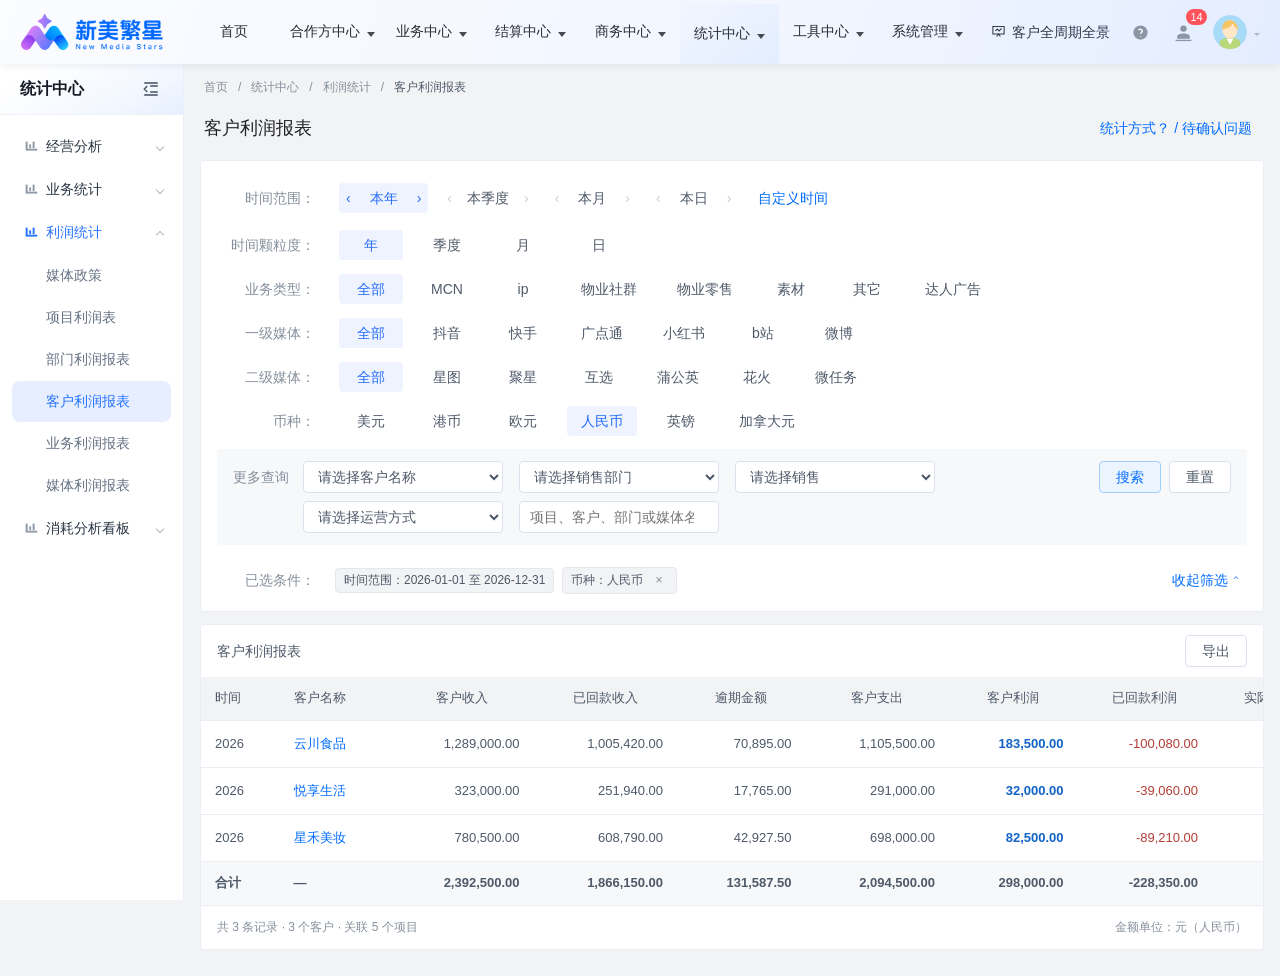
<file: profit-customer.html>
<!DOCTYPE html>
<html lang="zh-CN"><head><meta charset="UTF-8"><meta name="viewport" content="width=device-width,initial-scale=1"><title>新美繁星 · 客户利润报表</title>
<style>
:root{--blue:#006cff;--ink:#24324a;--muted:#65758b;--line:#e5eaf2;--bg:#f4f6fa}*{box-sizing:border-box}body{margin:0;background:var(--bg);color:var(--ink);font:14px/1.6 'Microsoft YaHei',sans-serif}button,input,select{font:inherit}button{cursor:pointer}button:focus-visible,input:focus-visible,select:focus-visible{outline:3px solid #8bbaff;outline-offset:2px}header{height:64px;background:white;border-bottom:1px solid var(--line);display:flex;align-items:center;justify-content:space-between;padding:0 28px}.brand{font-size:20px;font-weight:700}.brand b{color:var(--blue)}.small{color:var(--muted);font-size:12px}.layout{display:flex;min-height:calc(100vh - 64px)}aside{width:190px;background:white;border-right:1px solid var(--line);padding:24px 14px;flex-shrink:0}.nav{padding:13px 16px;color:var(--muted);margin:5px 0}.nav.active{background:#edf4ff;color:var(--blue);border-radius:6px;font-weight:600}main{padding:24px 28px;min-width:0;flex:1}.heading{display:flex;justify-content:space-between;align-items:center;margin-bottom:18px}h1{font-size:24px;margin:2px 0}h2{font-size:16px;margin:0}.button{min-height:44px;padding:8px 18px;border:1px solid #d9e1ed;background:white;border-radius:6px;color:var(--ink)}.primary{background:var(--blue);color:white;border-color:var(--blue)}.badge{background:#edf4ff;color:#145dba;padding:3px 10px;border-radius:4px;font-size:12px}.panel{background:white;border:1px solid var(--line);border-radius:8px;margin-bottom:18px}.filters{padding:20px;display:flex;flex-wrap:wrap;gap:16px;align-items:end}label.field{display:grid;gap:6px;color:var(--muted);font-size:12px}input,select{height:42px;border:1px solid #dbe2ec;border-radius:5px;background:white;padding:0 10px;color:var(--ink);min-width:130px}input[type=search]{width:210px}.notice{display:flex;justify-content:space-between;gap:16px;align-items:center;background:#fff9eb;border:1px solid #f0dfb5;padding:12px 18px;border-radius:6px;margin-bottom:18px;color:#79541a}.link{color:var(--blue);border:0;background:none;padding:8px;min-height:44px}.cards{display:grid;grid-template-columns:repeat(4,1fr);gap:16px;margin-bottom:20px}.card{padding:18px 20px;background:white;border:1px solid var(--line);border-radius:8px}.card .value{font-size:25px;font-weight:650;margin:8px 0;font-variant-numeric:tabular-nums}.card:nth-child(3){border-top:3px solid var(--blue)}.card:nth-child(3) .value{color:var(--blue)}.tabs{display:flex;gap:24px;padding:0 20px;border-bottom:1px solid var(--line);overflow:auto}.tab{border:0;background:none;white-space:nowrap;padding:15px 2px;min-height:50px;color:var(--muted);border-bottom:3px solid transparent}.tab.active{color:var(--blue);border-bottom-color:var(--blue);font-weight:600}.tools{padding:16px 20px;display:flex;justify-content:space-between;align-items:center;gap:16px}.tools label{display:inline-flex;align-items:center;gap:7px}.tools input{min-width:0;height:auto}.scroll{overflow:auto;max-height:570px}table{border-collapse:separate;border-spacing:0;width:100%;white-space:nowrap;font-size:13px}th,td{padding:15px 16px;border-bottom:1px solid var(--line);text-align:right}th{background:#f7f9fc;color:#52627a;font-weight:500}thead tr:first-child th{text-align:center}th.ident,td.ident{text-align:left}thead{position:sticky;top:0;z-index:2}tbody tr:hover td{background:#f6faff}tfoot td{background:#edf4ff;font-weight:600}.profit{color:#1263c7;font-weight:600}.negative{color:#b33d36}.foot{padding:15px 20px;display:flex;justify-content:space-between;color:var(--muted);font-size:12px}.explain{font-size:12px;color:var(--muted);margin:12px 0}dialog{border:0;border-radius:12px;padding:0;width:min(760px,94vw);max-height:85vh;box-shadow:0 20px 80px #14264140}dialog::backdrop{background:#182b4655}.dialoghead{display:flex;justify-content:space-between;align-items:center;padding:18px 24px;border-bottom:1px solid var(--line)}.dialogbody{padding:20px 24px}.question{padding:14px 0;border-bottom:1px solid var(--line)}.question b{display:block;margin-bottom:5px}.detailgrid{display:grid;grid-template-columns:1fr 1fr;gap:12px}.detailrow{display:flex;justify-content:space-between;border-bottom:1px solid var(--line);padding:9px 0}.toast{position:fixed;bottom:24px;left:50%;transform:translateX(-50%);padding:12px 24px;background:#24324a;color:white;border-radius:8px;display:none;z-index:20}@media(max-width:1000px){aside{display:none}main{padding:18px}.cards{grid-template-columns:repeat(2,1fr)}.tools{flex-wrap:wrap}}@media(max-width:550px){header{padding:0 16px}.heading{align-items:start;gap:10px}.cards{gap:8px}.card{padding:12px}.card .value{font-size:20px}.filters .field{width:100%}input[type=search]{width:100%}.notice{align-items:start}.detailgrid{grid-template-columns:1fr}.tabs{gap:18px}}

/* 与现有业务管理报表一致的紧凑筛选与表格布局 */
:root{--ink:#4e5969;--muted:#86909c;--bg:#f2f3f5;--line:#ebeef5}header{height:58px;padding:0 22px}.brand{font-size:19px}.topnav{display:flex;gap:26px;margin-left:40px;flex:1;font-size:14px;color:#4e5969}.topnav .chosen{color:#006cff}.layout{min-height:calc(100vh - 58px)}aside{width:174px;padding:18px 8px}.nav{margin:1px 0;padding:10px 16px;border-radius:0}.nav.active{border-radius:3px}.small{font-size:12px}main{padding:14px 16px}.heading{margin-bottom:12px;padding:0 4px}.heading h1{font-size:18px;font-weight:500;color:#202124}.heading .small:last-child{display:none}.button{min-height:32px;height:32px;padding:4px 16px;border-radius:4px;font-size:14px}.primary{background:#ecf5ff;color:#006cff;border-color:#a0cfff}.panel{border-radius:4px;box-shadow:none;margin-bottom:12px}.notice,.cards{display:none}.filters{display:block;padding:18px 16px 0}.filter-row{display:flex;align-items:center;min-height:32px;margin-bottom:12px;gap:12px}.filter-label{width:110px;text-align:right;padding-right:12px;flex-shrink:0;color:#86909c;font-size:14px}.filter-group{display:flex;flex-wrap:wrap;gap:12px;align-items:center}.choice{min-width:64px;border:0;border-radius:4px;padding:3px 14px;min-height:30px;background:transparent;color:#4e5969}.choice.active{background:#256bf614;color:#256bf6}.choice:hover{background:#f0f4fa}.choice:disabled{color:#b8bec8;cursor:not-allowed}.range-item{display:inline-flex;border-radius:4px;align-items:center}.range-item.active{background:#256bf614}.range-item .choice{padding:3px 8px;min-width:52px;background:none}.arrow{border:0;background:none;color:#256bf6;padding:3px 7px;min-height:30px}.arrow:disabled{color:#c7cdd6;cursor:not-allowed}.custom{display:flex;align-items:center;gap:10px}.custom input{min-width:0;width:146px;height:32px}.more-search{padding:12px 16px;background:#f7f8fa;display:flex;gap:14px;align-items:start;border-radius:4px;margin-top:4px}.more-title{white-space:nowrap;color:#86909c;padding-top:5px}.more-fields{display:flex;flex-wrap:wrap;gap:8px 16px;flex:1}.more-fields select,.more-fields input{width:200px;height:32px;min-width:0;font-size:14px;border-radius:4px}.more-fields .field{gap:0}.more-fields .field>span{position:absolute;width:1px;height:1px;overflow:hidden;clip-path:inset(50%)}.more-actions{display:flex;gap:8px}.selected{display:flex;justify-content:space-between;align-items:center;padding:12px 0;margin-top:4px;gap:16px}.selected-tags{display:flex;align-items:center;flex-wrap:wrap;gap:8px}.tag{background:#f2f3f5;border:1px solid #e5e6eb;border-radius:4px;padding:2px 8px;font-size:12px;color:#4e5969}.tag button{background:none;border:0;color:#86909c;margin-left:6px}.tabs{padding:0 16px;gap:28px}.tab{font-size:14px;padding:10px 0;min-height:42px;border-bottom-width:2px}.tools{padding:10px 16px}.tools h2{font-size:14px;font-weight:500}.tools label{font-size:13px}.table-actions{display:flex;gap:16px;align-items:center}.tools .small{display:none}th,td{padding:11px 14px;font-size:13px}th{background:#f7f8fa;color:#4e5969}thead tr:first-child th{background:#f2f3f5}tfoot td{background:#f7f8fa;color:#4e5969}td .link{min-height:24px;padding:0}.scroll{max-height:600px}.foot{padding:12px 16px}.explain{margin:8px 2px}.link{min-height:32px}.currency-note{font-size:12px;color:#86909c}.hidden,[hidden]{display:none!important}@media(max-width:1150px){.topnav{gap:14px;margin-left:24px}.more-search{flex-wrap:wrap}.more-actions{margin-left:auto}}@media(max-width:800px){.topnav{display:none}.filter-label{width:96px}.filter-row{align-items:start}.more-search{display:block}.more-fields{margin:8px 0}.selected{align-items:start}.custom{flex-wrap:wrap}.tools{align-items:start}.table-actions{flex-wrap:wrap;gap:8px}}@media(max-width:550px){main{padding:10px}.filter-label{width:82px;padding-right:0}.filter-group{gap:5px}.choice{padding:3px 8px;min-width:54px}.more-fields .field{width:100%}.more-fields input,.more-fields select{width:100%}.selected .filter-label{display:none}.selected{gap:5px}.heading h1{font-size:18px}}


#table th:nth-child(1),#table th:nth-child(2),#table td:nth-child(1),#table td:nth-child(2){text-align:left}#table th:last-child,#table td:last-child{text-align:center}#table{min-width:980px}.more-menu{display:inline-block;text-align:left}.more-menu summary{color:#006cff;cursor:pointer;list-style:none;padding:4px 8px;border-radius:4px}.more-menu summary::-webkit-details-marker{display:none}.more-menu[open]{background:#f0f5ff;border-radius:4px}.more-menu .link{display:block;padding:6px 12px;background:white;border:1px solid #dce5f1;border-radius:4px;white-space:nowrap}.more-menu summary:focus-visible{outline:2px solid #006cff}.estimate{color:#86909c}#drawer{position:fixed;inset:0 0 0 auto;margin:0;width:min(760px,100vw);height:100dvh;max-height:100dvh;border-radius:0;overflow:auto;animation:slide-in .2s ease-out}#drawer .dialoghead{position:sticky;top:0;background:white;z-index:2;padding:20px 24px}#drawer-project{margin-top:5px}.drawer-body{padding:24px}.drawer-summary{display:grid;grid-template-columns:repeat(3,1fr);gap:16px;background:#f7f8fa;border-radius:4px;padding:18px;margin-bottom:24px}.drawer-summary strong{display:block;font-size:21px;margin-top:8px;font-variant-numeric:tabular-nums}.chart-title{display:flex;justify-content:space-between;align-items:center;margin-bottom:16px}.legend{font-size:12px;color:#65758b;display:flex;gap:12px}.legend i{display:inline-block;width:8px;height:8px;border-radius:2px;background:#006cff;margin-right:5px}.legend i.loss{background:#ce635c}.chart-frame{border:1px solid #ebeef5;border-radius:4px;padding:14px 8px;background:white}svg.chart{display:block;width:100%;height:auto}.media-table{margin-top:22px}.media-table th,.media-table td{padding:12px 8px;font-size:12px}.media-table th:first-child,.media-table td:first-child{text-align:left}.drawer-note{font-size:12px;color:#86909c;margin:12px 0 0}@keyframes slide-in{from{transform:translateX(30px);opacity:0}to{transform:translateX(0);opacity:1}}@media(prefers-reduced-motion:reduce){#drawer{animation:none}}@media(max-width:550px){.drawer-body{padding:16px}.drawer-summary{gap:8px;padding:12px}.drawer-summary strong{font-size:17px}.legend{gap:6px}.media-table{overflow:auto}}

.distribution-controls{display:flex;flex-wrap:wrap;align-items:center;justify-content:space-between;gap:16px;margin-bottom:22px}.distribution-segment{display:flex;border:1px solid #dce3ed;border-radius:4px;overflow:hidden}.distribution-segment button{border:0;background:white;color:#4e5969;padding:7px 16px;min-height:36px}.distribution-segment button+button{border-left:1px solid #dce3ed}.distribution-segment button.active{background:#ecf5ff;color:#006cff}.distribution-segment button:hover{background:#f3f7fc}.dimension-label{font-size:12px;color:#86909c;margin-bottom:6px}.project-link{color:#006cff;text-decoration:none;cursor:pointer}.project-link:hover{text-decoration:underline}.project-link:focus-visible{outline:2px solid #006cff;outline-offset:3px;border-radius:2px}.report-nav{display:block;text-decoration:none}.report-nav:hover{background:#f2f6fc;color:#006cff}.drawer-summary{grid-template-columns:repeat(4,1fr)}@media(max-width:650px){.drawer-summary{grid-template-columns:repeat(2,1fr)}} .project-status{display:inline-block;padding:2px 8px;border-radius:4px;font-size:12px}.project-status.ongoing{background:#edf4ff;color:#1762c6}.project-status.done{background:#eaf6ef;color:#267446}#table{min-width:1250px}
/* 复刻现有系统：顶部混合导航与统计中心树形侧栏 */
header{height:64px;padding:0;position:sticky;top:0;z-index:10;background:linear-gradient(208deg,#e4ecff,#fafbfc 90%,#fff);box-shadow:0 1px 3px #00000014;border:0}.original-logo{width:200px;flex-shrink:0;display:flex;justify-content:center;align-items:center;padding:15px 26px}.original-logo img{width:148px;max-height:34px;object-fit:contain}.original-topnav{height:64px;display:flex;align-items:stretch;gap:0;flex:1;min-width:0;overflow:visible}.topitem{position:relative;flex-shrink:0}.toptrigger{font-size:14px;font-weight:500;color:#202124;border:0;background:none;height:64px;padding:0 14px;display:flex;align-items:center;gap:6px;white-space:nowrap}.toptrigger:hover{color:#006cff}.topitem.selected .toptrigger{color:#006cff;background:#006cff0a}.topitem.selected:after{content:'';position:absolute;bottom:0;left:18px;right:18px;height:2px;background:#006cff}.topcaret{font-size:10px;color:#86909c}.topdropdown{display:none;position:absolute;top:64px;left:0;width:200px;padding:8px;background:white;border:1px solid #ebeef5;border-radius:4px;box-shadow:0 6px 18px #20304a14;z-index:12}.topitem:focus-within .topdropdown,.topitem:hover .topdropdown{display:block}.topdropdown a{display:block;text-decoration:none;padding:9px 12px;color:#4e5969}.topdropdown a:hover{color:#006cff;background:#edf4ff}.topdropdown .small{padding:6px 12px}.header-tools{display:flex;align-items:center;gap:14px;padding:0 20px;font-size:12px;white-space:nowrap;color:#4e5969}.panorama{padding:5px 10px;border:1px solid #cbd8ef;border-radius:4px;background:#ffffff70;color:#4e5969}.avatar{display:inline-flex;align-items:center;justify-content:center;border-radius:50%;width:26px;height:26px;background:#dce9ff;color:#006cff}.layout{min-height:calc(100vh - 64px)}aside{width:200px;padding:0;background:#fff;border-right:1px solid #ebeef5;position:sticky;top:64px;align-self:flex-start;height:calc(100vh - 64px);overflow:auto}.sidebar-context{padding:16px 20px;font-size:14px;color:#202124;border-bottom:1px solid #f2f3f5;display:flex;justify-content:space-between;align-items:center}.sidegroup{margin:0}.sidegroup>summary{list-style:none;padding:0 18px;height:46px;display:flex;align-items:center;gap:10px;font-size:14px;color:#4e5969;cursor:pointer}.sidegroup>summary::-webkit-details-marker{display:none}.sidegroup>summary:after{content:'⌄';margin-left:auto;color:#b9babf;font-size:16px}.sidegroup[open]>summary:after{content:'⌃'}.sidegroup>summary:hover{background:#f7f8fa}.sidegroup.profit-group>summary{color:#006cff}.sidegroup .nav{display:block;margin:0;border-radius:0;padding:0 12px 0 44px;height:42px;line-height:42px;font-size:14px;font-weight:400;text-decoration:none;color:#4e5969}.sidegroup .nav.active{color:#006cff;background:#006cff0d;border-right:2px solid #006cff}.sidegroup .nav:hover{color:#006cff;background:#f5f8ff}.side-bottom{padding:12px 20px;font-size:12px;color:#86909c;border-top:1px solid #f2f3f5;margin-top:16px}.breadcrumb-strip{display:flex;align-items:center;gap:10px;font-size:12px;color:#86909c;margin-bottom:12px;padding:0 4px}.breadcrumb-strip b{font-weight:400;color:#4e5969}.workspace-tab{background:white;border:1px solid #ebeef5;border-radius:4px;padding:6px 14px;margin-bottom:14px;font-size:13px;color:#006cff;display:inline-block}.heading .small:first-child{display:none}@media(max-width:1350px){.header-tools .panorama{display:none}.toptrigger{padding:0 10px}.header-tools{padding:0 12px;gap:8px}}@media(max-width:1050px){.header-tools{display:none}.original-logo{width:174px;padding:12px}.original-logo img{width:138px}.toptrigger{padding:0 8px}aside{width:180px}}@media(max-width:800px){aside{display:none}.original-topnav{overflow-x:auto}.topdropdown{display:none!important}.original-logo{width:150px}.toptrigger{padding:0 12px}}
.chart-title{flex-wrap:wrap;gap:10px}.legend{flex-wrap:wrap}.chart-frame{overflow-x:auto}.chart-frame .chart{min-width:630px}.source-tabs{display:flex;gap:24px;border-bottom:1px solid #ebeef5;margin:0 0 20px}.source-tabs button{background:none;border:0;border-bottom:2px solid transparent;padding:12px 2px;color:#65758b;cursor:pointer}.source-tabs button.active{color:#006cff;border-bottom-color:#006cff}.source-summary{display:flex;flex-wrap:wrap;gap:16px;padding:14px 16px;background:#f7f8fa;margin-bottom:16px;font-size:13px}.source-summary b{margin-left:8px;font-variant-numeric:tabular-nums}.source-table-wrap{overflow:auto;max-height:540px}.source-table{min-width:850px}.source-table th,.source-table td{padding:12px 10px;text-align:left}.source-table th:nth-last-child(-n+2),.source-table td:nth-last-child(-n+2){text-align:right}.source-table thead{position:sticky;top:0;z-index:1}.source-table .small{margin-top:3px}</style><link rel="stylesheet" href="assets/navigation.css">
<script src="assets/navigation.js" defer></script>
</head><body>
<header><a class="original-logo" href="profit-project.html" aria-label="新美繁星"><img src="[data-uri]" alt="新美繁星"></a><nav class="original-topnav" aria-label="一级导航"><div class="topitem"><button type="button" class="toptrigger">首页</button></div><div class="topitem"><button type="button" class="toptrigger">合作方中心<span class="topcaret">▾</span></button></div><div class="topitem"><button type="button" class="toptrigger">业务中心<span class="topcaret">▾</span></button></div><div class="topitem"><button type="button" class="toptrigger">结算中心<span class="topcaret">▾</span></button></div><div class="topitem"><button type="button" class="toptrigger">商务中心<span class="topcaret">▾</span></button></div><div class="topitem selected"><button type="button" class="toptrigger" aria-current="true">统计中心<span class="topcaret">▾</span></button><div class="topdropdown"><div class="small">利润统计</div><a href="media-policy.html">媒体政策</a><a href="profit-project.html">项目利润表</a><a href="profit-department.html">部门利润报表</a><a href="profit-customer.html">客户利润报表</a><a href="profit-business.html">业务利润报表</a><a href="profit-media.html">媒体利润报表</a></div></div><div class="topitem"><button type="button" class="toptrigger">工具中心<span class="topcaret">▾</span></button></div><div class="topitem"><button type="button" class="toptrigger">系统管理<span class="topcaret">▾</span></button></div></nav><div class="header-tools"><span class="panorama">客户全周期全景</span><span aria-label="通知"><svg width="16" height="16" viewBox="0 0 20 20" aria-hidden="true" style="vertical-align:middle"><path d="M5 13V8a5 5 0 0 1 10 0v5l2 2H3l2-2m3 4h4" fill="none" stroke="currentColor" stroke-width="1.4" stroke-linejoin="round"/></svg> 0</span><span class="avatar">A</span><span>admin⌄</span></div></header>
<div class="layout"><aside aria-label="统计中心菜单"><div class="sidebar-context">统计中心<span>≡</span></div><details class="sidegroup"><summary><svg viewBox="0 0 20 20" width="16" height="16" aria-hidden="true"><path d="M3 3v14h14M6 12V8m4 4V5m4 7V9" fill="none" stroke="currentColor" stroke-width="1.4" stroke-linecap="round"/></svg>经营分析</summary><span class="nav">业务管理报表</span><span class="nav">应收统计报表</span><span class="nav">应付统计报表</span><span class="nav">欠款统计报表</span><span class="nav">回款健康统计</span><span class="nav">逾期报表统计</span><span class="nav">业绩报表统计</span></details><details class="sidegroup"><summary><svg viewBox="0 0 20 20" width="16" height="16" aria-hidden="true"><path d="M3 3v14h14M6 12V8m4 4V5m4 7V9" fill="none" stroke="currentColor" stroke-width="1.4" stroke-linecap="round"/></svg>业务统计</summary><span class="nav">业务统计</span></details><details class="sidegroup profit-group" open><summary><svg viewBox="0 0 20 20" width="16" height="16" aria-hidden="true"><path d="M3 3v14h14M6 12V8m4 4V5m4 7V9" fill="none" stroke="currentColor" stroke-width="1.4" stroke-linecap="round"/></svg>利润统计</summary><a class="nav report-nav" href="media-policy.html">媒体政策</a><a class="nav report-nav" href="profit-project.html">项目利润表</a><a class="nav report-nav" href="profit-department.html">部门利润报表</a><a class="nav report-nav active" href="profit-customer.html" aria-current="page">客户利润报表</a><a class="nav report-nav" href="profit-business.html">业务利润报表</a><a class="nav report-nav" href="profit-media.html">媒体利润报表</a></details><details class="sidegroup"><summary><svg viewBox="0 0 20 20" width="16" height="16" aria-hidden="true"><path d="M3 3v14h14M6 12V8m4 4V5m4 7V9" fill="none" stroke="currentColor" stroke-width="1.4" stroke-linecap="round"/></svg>消耗分析看板</summary></details><div class="side-bottom"></div></aside>
<main><div class="breadcrumb-strip"><span>首页</span><span>/</span><span>统计中心</span><span>/</span><span>利润统计</span><span>/</span><b>客户利润报表</b></div><div class="heading"><div><div class="small">统计中心 / 利润统计 / 客户利润报表</div><h1>客户利润报表</h1><div class="small">从项目到经营维度，查看收入、成本与利润贡献</div></div><button class="link" id="questions">统计方式？ / 待确认问题</button></div>
<form class="panel filters" id="filters">
<div id="filter-content">
<div class="filter-row"><span class="filter-label">时间范围：</span><div class="filter-group" id="ranges"></div><div class="custom"><button type="button" class="link" id="custom-toggle">自定义时间</button><div id="custom-dates" hidden><input type="date" id="start" aria-label="开始日期"> 至 <input type="date" id="end" aria-label="结束日期"></div></div></div>
<div class="filter-row"><span class="filter-label">时间颗粒度：</span><div class="filter-group" id="grains"></div></div>
<div class="filter-row"><span class="filter-label">业务类型：</span><div class="filter-group" id="business-choices"></div></div>
<div class="filter-row"><span class="filter-label">一级媒体：</span><div class="filter-group" id="media-choices"></div></div><div class="filter-row"><span class="filter-label">二级媒体：</span><div class="filter-group" id="submedia-choices"></div></div>
<div class="filter-row"><span class="filter-label">币种：</span><div class="filter-group" id="currency-choices"></div></div>
<div class="more-search"><span class="more-title">更多查询</span><div class="more-fields">
<label class="field"><span>客户名称</span><select id="client" aria-label="客户名称"><option value="">请选择客户名称</option><option>星禾美妆</option><option>云川食品</option><option>悦享生活</option></select></label>
<label class="field"><span>销售部门</span><select id="department" aria-label="销售部门"><option value="全部部门">请选择销售部门</option><option>品牌一部</option><option>品牌二部</option></select></label>
<label class="field"><span>销售</span><select id="sales" aria-label="销售"><option value="全部销售">请选择销售</option><option>张敏</option><option>李晨</option><option>王悦</option></select></label>
<label class="field"><span>运营方式</span><select id="operation" aria-label="运营方式"><option value="全部方式">请选择运营方式</option><option>自运</option><option>客运</option></select></label>
<label class="field"><span>名称搜索</span><input type="search" id="keyword" placeholder="项目、客户、部门或媒体名称" aria-label="名称搜索"></label>
</div><div class="more-actions"><button class="button primary" type="submit">搜索</button><button class="button" type="reset">重置</button></div></div>
</div><div class="selected"><div class="selected-tags" id="selected-tags"></div><button class="link" id="collapse" type="button" aria-expanded="true">收起筛选 ⌃</button></div>
</form>

<section class="panel"><div class="tools"><h2>客户利润报表</h2><button class="button" id="export">导出</button></div><div class="scroll" tabindex="0" aria-label="客户利润报表"><table id="table"></table></div><div class="foot"><span id="count"></span><span>金额单位：元（人民币）</span></div></section>
</main></div>
<dialog id="dialog"><div class="dialoghead"><h2 id="dialogtitle"></h2><button class="button" id="close">关闭</button></div><div class="dialogbody" id="dialogbody"></div></dialog><div class="toast" id="toast" role="status"></div>
<dialog id="drawer" aria-labelledby="drawer-title"><div class="dialoghead"><div><h2 id="drawer-title">客户分布分析</h2><div id="drawer-project" class="small"></div></div><button class="button" id="drawer-close" autofocus>关闭</button></div><div id="drawer-content" class="drawer-body"></div></dialog>
<script>
const $=id=>document.getElementById(id), money=n=>n.toLocaleString('zh-CN',{minimumFractionDigits:2,maximumFractionDigits:2});
const incomeNames=['客户充值','达人返点','媒体返点','其他收入'],costNames=['媒体成本','水下下单','客户营销费','投流成本','其他成本'];
const data=[
{id:'XM202609001',name:'秋季新品种草项目',client:'星禾美妆',sales:'张敏',dept:'品牌一部',business:'达人广告',op:'自运',media:'小红书',month:'2026-09',inc:[500000,20000,15000,5000],refund:10000,cost:[340000,45000,20000,35000,5000]},
{id:'XM202609002',name:'品牌直播推广项目',client:'云川食品',sales:'李晨',dept:'品牌一部',business:'达人广告',op:'客运',media:'抖音',month:'2026-09',inc:[800000,35000,24000,6000],refund:20000,cost:[670000,30000,24000,10000,8000]},
{id:'XM202609003',name:'城市生活推广项目',client:'悦享生活',sales:'王悦',dept:'品牌二部',business:'达人广告',op:'自运',media:'抖音',month:'2026-09',inc:[300000,12000,9000,2000],refund:0,cost:[220000,18000,10000,40000,3000]},
{id:'XM202609004',name:'双节内容合作项目',client:'星禾美妆',sales:'张敏',dept:'品牌一部',business:'达人广告',op:'客运',media:'快手',month:'2026-09',inc:[250000,8000,7500,0],refund:15000,cost:[215000,18000,9000,5000,6000]},
{id:'XM202608005',name:'夏日品牌推广项目',client:'云川食品',sales:'李晨',dept:'品牌一部',business:'达人广告',op:'自运',media:'小红书',month:'2026-08',inc:[420000,16000,10000,3000],refund:5000,cost:[290000,24000,15000,30000,4500]}];
const report={"kind": "client", "label": "客户", "key": "client", "title": "客户利润报表", "dimensions": [["id", "项目"], ["media", "媒体"], ["business", "业务类型"]]};
let current=[],filtered=[],drawerTrigger=null;
const expectedRates=[0.18,0.15,0.12,0.10,0.20];
const mediaTree={'抖音':'星图','快手':'聚星','广点通':'互选','小红书':'蒲公英','b站':'花火','微博':'微任务'};
const state={range:'year',offset:0,grain:'年',business:'全部',media:'全部',submedia:'全部',currency:'人民币'};
const anchor=new Date(2026,9,12);
const dateString=d=>d.getFullYear()+'-'+String(d.getMonth()+1).padStart(2,'0')+'-'+String(d.getDate()).padStart(2,'0');
function setRange(){let y=anchor.getFullYear(),m=anchor.getMonth(),o=state.offset,a,b;if(state.range==='year'){a=new Date(y+o,0,1);b=new Date(y+o,11,31)}else if(state.range==='quarter'){a=new Date(y,Math.floor(m/3)*3+o*3,1);b=new Date(a.getFullYear(),a.getMonth()+3,0)}else if(state.range==='month'){a=new Date(y,m+o,1);b=new Date(a.getFullYear(),a.getMonth()+1,0)}else if(state.range==='day'){a=new Date(y,m,anchor.getDate()+o);b=a}else{return} $('start').value=dateString(a);$('end').value=dateString(b)}
function period(r){const d=r.date;return state.grain==='年'?d.slice(0,4):state.grain==='季度'?d.slice(0,4)+'-Q'+Math.ceil(Number(d.slice(5,7))/3):state.grain==='日'?d:d.slice(0,7)}
data.forEach((r,i)=>{r.date=r.month+'-'+String([5,12,18,25,16][i]).padStart(2,'0');r.expected=expectedRates[i]});
// 每个项目有多媒体业务明细；分类金额分配后与项目总额一致。
const transactions=data.flatMap(r=>[r.media,...['小红书','抖音','快手'].filter(m=>m!==r.media)].map((media,i)=>({...r,media,business:['达人广告','MCN','素材'][i],inc:r.inc.map(v=>Math.round(v*[.5,.3,.2][i]*100)/100),refund:Math.round(r.refund*[.5,.3,.2][i]*100)/100,cost:r.cost.map(v=>Math.round(v*[.45,.3,.25][i]*100)/100)})));


const esc=s=>String(s).replace(/[&<>"']/g,c=>({'&':'&amp;','<':'&lt;','>':'&gt;','"':'&quot;',"'":'&#39;'}[c]));
// 已回款收入为演示金额，按业务明细归集，不影响利润口径。
transactions.forEach((r,i)=>r.received=Math.round((r.inc.reduce((a,b)=>a+b,0)-r.refund)*[.8,.6,1][i%3]*100)/100);
transactions.forEach(r=>{r.overdue=Math.round(((r.inc.reduce((a,b)=>a+b,0)-r.refund)-r.received)*.25*100)/100;r.collectedProfit=Math.round((r.received-r.cost.reduce((a,b)=>a+b,0))*100)/100;r.status=['XM202609002','XM202608005'].includes(r.id)?'已完成':'进行中'});
function total(rows){const r={inc:[0,0,0,0],cost:[0,0,0,0,0],refund:0};rows.forEach(a=>{a.inc.forEach((v,i)=>r.inc[i]+=v);a.cost.forEach((v,i)=>r.cost[i]+=v);r.refund+=a.refund});r.received=rows.reduce((sum,a)=>sum+a.received,0);r.overdue=rows.reduce((n,a)=>n+a.overdue,0);r.collectedProfit=rows.reduce((n,a)=>n+a.collectedProfit,0);r.mediaRebate=rows.reduce((n,a)=>n+a.inc[2],0);r.revenue=r.inc.reduce((a,b)=>a+b,0)-r.refund;r.expense=r.cost.reduce((a,b)=>a+b,0);r.profit=r.revenue-r.expense;r.rate=r.revenue?r.profit/r.revenue:null;r.expected=r.revenue?rows.reduce((sum,x)=>sum+(x.inc.reduce((a,b)=>a+b,0)-x.refund)*x.expected,0)/r.revenue:null;return r}
const headers=['时间',report.label+'名称',report.label+'收入','已回款收入','逾期金额',report.label+'支出',report.label+'利润','已回款利润','实际利润率','更多'];
const percent=n=>n===null?'—':(n*100).toFixed(2)+'%';
function render(){filtered=transactions.filter(r=>r.date>=$('start').value&&r.date<=$('end').value&&(state.business==='全部'||r.business===state.business)&&(state.media==='全部'||r.media===state.media)&&(state.submedia==='全部'||mediaTree[r.media]===state.submedia)&&state.currency==='人民币'&&(!$('client').value||r.client===$('client').value)&&($('department').value==='全部部门'||r.dept===$('department').value)&&($('sales').value==='全部销售'||r.sales===$('sales').value)&&($('operation').value==='全部方式'||r.op===$('operation').value)&&[r.id,r.name,r.client,r.dept,r.media].some(x=>x.includes($('keyword').value.trim())));
const groups=new Map();filtered.forEach(r=>{const key=JSON.stringify([period(r),r[report.key]]);if(!groups.has(key))groups.set(key,[]);groups.get(key).push(r)});current=[...groups.values()].map(rows=>({...rows[0],id:rows[0][report.key],name:rows[0][report.key],period:period(rows[0]),...total(rows),rows})).sort((a,b)=>b.period.localeCompare(a.period)||a.id.localeCompare(b.id));const t=total(filtered);
$('table').innerHTML=`<thead><tr>${headers.map(x=>`<th scope="col">${x}</th>`).join('')}</tr></thead><tbody>${current.length?current.map((r,i)=>`<tr><td>${r.period}</td><td><a class="project-link" href="#/${report.kind}/detail/${encodeURIComponent(r.id)}" aria-label="查看${report.label}：${esc(r.name)}">${esc(r.name)}</a></td><td>${money(r.revenue)}</td><td>${money(r.received)}</td><td>${money(r.overdue)}</td><td>${money(r.expense)}</td><td class="${r.profit<0?'negative':'profit'}">${money(r.profit)}</td><td class="${r.collectedProfit<0?'negative':'profit'}">${money(r.collectedProfit)}</td><td class="${r.rate<0?'negative':''}">${percent(r.rate)}</td><td><button class="link" data-distribution="${i}">利润分布</button></td></tr>`).join(''):`<tr><td colspan="${headers.length}" style="text-align:center;padding:48px">没有符合条件的客户，请调整筛选条件。</td></tr>`}</tbody><tfoot><tr><td>合计</td><td>—</td><td>${money(t.revenue)}</td><td>${money(t.received)}</td><td>${money(t.overdue)}</td><td>${money(t.expense)}</td><td>${money(t.profit)}</td><td>${money(t.collectedProfit)}</td><td>${percent(t.rate)}</td><td>—</td></tr></tfoot>`;
$('count').textContent=`共 ${current.length} 条记录 · ${new Set(filtered.map(r=>r[report.key])).size} 个${report.label} · 关联 ${new Set(filtered.map(r=>r.id)).size} 个项目`;
$('table').querySelectorAll('[data-distribution]').forEach(b=>b.onclick=()=>{drawerTrigger=b;showDistribution(current[Number(b.dataset.distribution)])});
}
let drawerRecord=null,drawerDimension='media',drawerMetric='profit';
const metrics={profit:'利润',revenue:'收入',expense:'成本'};
function distribution(r,dimension=report.dimensions[0][0]){const groups=new Map();r.rows.forEach(x=>{const key=x[dimension];if(!groups.has(key))groups.set(key,[]);groups.get(key).push(x)});return [...groups].map(([label,rows])=>({label:dimension==='id'?rows[0].name:label,...total(rows)}))}
function showDistribution(r){sourceTab='distribution';drawerRecord=r;drawerDimension=report.dimensions[0][0];drawerMetric='profit';renderDistribution();$('drawer').showModal()}

let sourceTab='distribution';
function sourceRecords(record){const income=[],cost=[];record.rows.forEach(x=>{const suffix=x.id.replace('XM','')+'-'+Object.keys(mediaTree).indexOf(x.media),media=x.media+'-'+mediaTree[x.media];const push=(arr,type,party,name,prefix,amount,refund=0)=>{if(amount===0&&refund===0)return;arr.push({type,party,name,document:prefix+suffix,date:x.date,amount,refund})};push(income,'销售单充值','客户',x.client,'SA',x.inc[0],x.refund);push(income,'达人返点','达人','星禾达人工作室','DR',x.inc[1]);push(income,'媒体返点','媒体',media,'MT',x.inc[2]);const supplier=Math.round(x.inc[3]*50)/100;push(income,'供应商返点','供应商','星河内容供应商','GY',supplier);push(income,'其他收入','客户',x.client,'SR',x.inc[3]-supplier);push(cost,'消耗','媒体',media,'XH',x.cost[0]);push(cost,'采购成本','供应商','星河内容供应商','CG',x.cost[1]);push(cost,'项目报销','员工',x.sales,'BX',x.cost[2]);push(cost,'消耗','媒体',media,'TL',x.cost[3]);push(cost,'项目报销','员工',x.sales,'BXQT',x.cost[4])});return {income,cost}}
function sourceTable(rows,kind){const income=kind==='income',gross=rows.reduce((s,x)=>s+x.amount,0),refund=rows.reduce((s,x)=>s+x.refund,0);return `<div class="source-summary"><span>${income?'收入':'成本'}金额 <b>${money(gross)}</b></span>${income?`<span>退款金额 <b>${money(refund)}</b></span>`:''}${income?`<span>净收入 <b>${money(gross-refund)}</b></span>`:''}</div><div class="source-table-wrap" tabindex="0" aria-label="${income?'收入':'成本'}来源明细"><table class="source-table"><thead><tr><th>${income?'收入':'成本'}类型</th><th>交易对象</th><th>名称</th><th>来源单据</th><th>${income?'收入':'成本'}金额</th>${income?'<th>退款金额</th>':''}</tr></thead><tbody>${rows.length?rows.map(x=>`<tr><td>${esc(x.type)}</td><td>${esc(x.party)}</td><td>${esc(x.name)}</td><td><a class="project-link" href="#/source/${encodeURIComponent(x.document)}">${esc(x.document)}</a><div class="small">${x.date}</div></td><td>${money(x.amount)}</td>${income?`<td>${money(x.refund)}</td>`:''}</tr>`).join(''):'<tr><td colspan="${income?6:5}" style="text-align:center;padding:28px">暂无来源明细</td></tr>'}</tbody><tfoot><tr><td colspan="4">合计</td><td>${money(gross)}</td>${income?`<td>${money(refund)}</td>`:''}</tr></tfoot></table></div>`}
function sourcePanels(r){const rows=sourceRecords(r);return `<section data-source-panel="income" ${sourceTab==='income'?'':'hidden'}>${sourceTable(rows.income,'income')}</section><section data-source-panel="cost" ${sourceTab==='cost'?'':'hidden'}>${sourceTable(rows.cost,'cost')}</section>`}
function bindSourceTabs(){ $('drawer-content').querySelectorAll('[data-source-tab]').forEach(b=>b.onclick=()=>{sourceTab=b.dataset.sourceTab;$('drawer-content').querySelectorAll('[data-source-panel]').forEach(p=>p.hidden=p.dataset.sourcePanel!==sourceTab);$('drawer-content').querySelectorAll('[data-source-tab]').forEach(t=>{t.classList.toggle('active',t.dataset.sourceTab===sourceTab);t.setAttribute('aria-selected',String(t.dataset.sourceTab===sourceTab))})})}

function stackedDistributionChart(parts,label){const width=390,start=200,max=Math.max(1,...parts.map(p=>Math.max(p.revenue,p.expense))),scale=width/max,height=parts.length*120+40;const blue='#4386e8',gray='#a6b4c8',green='#22966b',red='#d45c5c';const rect=(x,y,w,color,title)=>`<rect x="${x}" y="${y}" width="${Math.max(0,w)}" height="22" rx="2" fill="${color}"><title>${esc(title)}</title></rect>`;return `<svg class="chart" viewBox="0 0 760 ${height}" role="img" aria-label="收入、成本与利润堆叠分布"><title>收入、成本与利润，单位元</title><line x1="${start}" x2="${start}" y1="12" y2="${height-20}" stroke="#dbe2ec"/>${parts.map((p,i)=>{const y=18+i*120,pos=p.profit>=0,common=Math.min(p.revenue,p.expense)*scale;const revenue=pos?rect(start,y,common,gray,'成本 '+money(p.expense))+rect(start+common,y,p.profit*scale,green,'盈利 '+money(p.profit)):rect(start,y,p.revenue*scale,blue,'收入 '+money(p.revenue));const expense=pos?rect(start,y+34,p.expense*scale,gray,'成本 '+money(p.expense)):rect(start,y+34,common,blue,'收入 '+money(p.revenue))+rect(start+common,y+34,-p.profit*scale,red,'亏损 '+money(-p.profit));return `<text x="8" y="${y+17}" font-size="13" fill="#4e5969">${esc(label(p))}</text><text x="156" y="${y+16}" font-size="12" fill="#65758b">收入</text><text x="156" y="${y+50}" font-size="12" fill="#65758b">成本</text>${revenue}${expense}<text x="${start+p.revenue*scale+9}" y="${y+16}" font-size="12" fill="#4e5969">${money(p.revenue)}</text><text x="${start+p.expense*scale+9}" y="${y+50}" font-size="12" fill="#4e5969">${money(p.expense)}</text><text x="${start}" y="${y+83}" font-size="12" fill="${pos?green:red}">利润 ${pos?'+':''}${money(p.profit)}</text><line x1="8" x2="745" y1="${y+100}" y2="${y+100}" stroke="#f2f3f5"/>`}).join('')}</svg>`}
function renderDistribution(){const r=drawerRecord;const dim=report.dimensions.find(x=>x[0]===drawerDimension)[1],metric=metrics[drawerMetric];const parts=distribution(r,drawerDimension).sort((a,b)=>Math.max(b.revenue,b.expense)-Math.max(a.revenue,a.expense));
$('drawer-project').textContent=r.name+' · '+r.period;
$('drawer-content').innerHTML=`<div class="drawer-summary"><div><span class="small">客户收入</span><strong>${money(r.revenue)}</strong></div><div><span class="small">已回款收入</span><strong>${money(r.received)}</strong></div><div><span class="small">客户成本</span><strong>${money(r.expense)}</strong></div><div><span class="small">客户利润</span><strong class="${r.profit<0?'negative':'profit'}">${money(r.profit)}</strong></div></div>
<div class="source-tabs" role="tablist" aria-label="分布与来源">${[['distribution','分布分析'],['income','收入来源'],['cost','成本来源']].map(([k,n])=>`<button role="tab" class="${sourceTab===k?'active':''}" aria-selected="${sourceTab===k}" data-source-tab="${k}">${n}</button>`).join('')}</div><section data-source-panel="distribution" ${sourceTab==='distribution'?'':'hidden'}><div class="distribution-controls"><div><div class="dimension-label">分布维度</div><div class="distribution-segment" aria-label="分布维度">${report.dimensions.map(([k,n])=>`<button class="${drawerDimension===k?'active':''}" aria-pressed="${drawerDimension===k}" data-dimension="${k}">${n}</button>`).join('')}</div></div></div>
<div class="chart-title"><h2>各${dim}收入、成本与利润分布</h2><div class="legend"><span><i style="background:#4386e8"></i>收入</span><span><i style="background:#a6b4c8"></i>成本</span><span><i style="background:#22966b"></i>盈利</span><span><i style="background:#d45c5c"></i>亏损</span></div></div><div class="chart-frame">${stackedDistributionChart(parts,m=>drawerDimension==='media'?m.label+'-'+mediaTree[m.label]:m.label)}</div>
<div class="media-table"><table><thead><tr><th>${dim}</th><th>收入</th><th>已回款收入</th><th>成本</th><th>利润</th><th>实际利润率</th></tr></thead><tbody>${parts.map(m=>`<tr><td>${esc(drawerDimension==='media'?m.label+'-'+mediaTree[m.label]:m.label)}</td><td>${money(m.revenue)}</td><td>${money(m.received)}</td><td>${money(m.expense)}</td><td class="${m.profit<0?'negative':'profit'}">${money(m.profit)}</td><td>${percent(m.rate)}</td></tr>`).join('')}</tbody><tfoot><tr><td>合计</td><td>${money(r.revenue)}</td><td>${money(r.received)}</td><td>${money(r.expense)}</td><td>${money(r.profit)}</td><td>${percent(r.rate)}</td></tr></tfoot></table></div></section>${sourcePanels(r)}`;
bindSourceTabs();
$('drawer-content').querySelectorAll('[data-dimension]').forEach(b=>b.onclick=()=>{drawerDimension=b.dataset.dimension;renderDistribution();$('drawer-content').querySelector('[data-dimension="'+drawerDimension+'"]').focus()});$('drawer-content').querySelectorAll('[data-metric]').forEach(b=>b.onclick=()=>{drawerMetric=b.dataset.metric;renderDistribution();$('drawer-content').querySelector('[data-metric="'+drawerMetric+'"]').focus()});}
$('drawer-close').onclick=()=>$('drawer').close();$('drawer').addEventListener('close',()=>drawerTrigger?.focus());$('drawer').addEventListener('click',e=>{if(e.target===$('drawer')){const r=$('drawer').getBoundingClientRect();if(e.clientX<r.left||e.clientX>r.right)$('drawer').close()}});
function openDialog(title,html){$('dialogtitle').textContent=title;$('dialogbody').innerHTML=html;$('dialog').showModal()}
const questions=[['综合返点加权口径','按二级行业的预计／实际消耗、收入占比还是其他权重计算？预计与实际是否分别使用不同权重？当前政策页仅用示例权重演示，待确认。'],['销售利润归集','销售利润是否等于关联项目利润之和？多个销售共同负责时如何分配？'],['AE是否统计','当前原型不包含AE利润；保留此前提出的待确认问题。'],['收入与成本分类','需要展示具体种类，还是只看几大类？本版暂按达人业务四类收入、五类成本展示。'],['是否查看消耗','是否展示消耗？只看总消耗，还是区分有效、自运和客运消耗？本版暂未加消耗列。'],['收入确认口径','按已消耗金额、全部充值金额，还是按结算方式：充值结算按充值计入，消耗结算按已消耗计入？'],['退款金额处理','退款是否扣减收入合计？归属退款发生期间还是原业务期间？本版仅示例扣减收入。'],['成本及返点是否重复','媒体成本是否包含水下下单或投流成本？返点是否已抵减成本？返点用预计还是已确认金额？']];
$('questions').onclick=()=>openDialog('待确认问题',questions.map((q,i)=>`<div class="question"><b>${i+1}. ${q[0]}</b><span>${q[1]}</span></div>`).join(''));$('close').onclick=()=>$('dialog').close();$('dialog').addEventListener('click',e=>{if(e.target===$('dialog')){const r=$('dialog').getBoundingClientRect();if(e.clientX<r.left||e.clientX>r.right||e.clientY<r.top||e.clientY>r.bottom)$('dialog').close()}});$('filters').onsubmit=e=>{e.preventDefault();if($('start').value>$('end').value){$('end').setCustomValidity('结束日期不能早于开始日期');$('end').reportValidity();return} $('end').setCustomValidity('');render();renderSelected()};$('end').oninput=()=>$('end').setCustomValidity('');$('filters').onreset=()=>setTimeout(()=>{Object.assign(state,{range:'year',offset:0,grain:'年',business:'全部',media:'全部',submedia:'全部',currency:'人民币'});setRange();$('custom-dates').hidden=true;renderChoices();render();renderSelected()},0);
$('export').onclick=()=>{const t=total(filtered);const rows=[headers,...current.map(r=>[r.period,r.name,r.revenue,r.received,r.overdue,r.expense,r.profit,r.collectedProfit,percent(r.rate),'利润分布']),['合计','—',t.revenue,t.received,t.overdue,t.expense,t.profit,t.collectedProfit,percent(t.rate),'—']];const csv=rows.map(row=>row.map(v=>'"'+String(v).replace(/"/g,'""')+'"').join(',')).join('\r\n');const url=URL.createObjectURL(new Blob(['\ufeff'+csv],{type:'text/csv;charset=utf-8;'}));const a=document.createElement('a');a.href=url;a.download='customer-profit-'+$('start').value+'至'+$('end').value+'-示例.csv';a.click();setTimeout(()=>URL.revokeObjectURL(url),1000)};
function choices(id,items,value,fn){$(id).innerHTML=items.map(x=>`<button type="button" class="choice ${x===value?'active':''}" aria-pressed="${x===value}">${x}</button>`).join('');$(id).querySelectorAll('button').forEach((b,i)=>b.onclick=()=>fn(items[i]))}
function apply(){renderChoices();render();renderSelected()}
function renderChoices(){const opts=[['year','本年'],['quarter','本季度'],['month','本月'],['day','本日']];$('ranges').innerHTML=opts.map(([k,n])=>`<span class="range-item ${state.range===k?'active':''}"><button type="button" class="arrow" data-range="${k}" data-step="-1" aria-label="上一${n.slice(1)}" ${state.range!==k?'disabled':''}>‹</button><button type="button" class="choice ${state.range===k?'active':''}" aria-pressed="${state.range===k}" data-range="${k}">${state.range===k&&state.offset!==0?'所选'+n.slice(1):n}</button><button type="button" class="arrow" data-range="${k}" data-step="1" aria-label="下一${n.slice(1)}" ${state.range!==k?'disabled':''}>›</button></span>`).join('');$('ranges').querySelectorAll('button').forEach(b=>b.onclick=()=>{if(b.dataset.step){state.offset+=Number(b.dataset.step)}else{state.range=b.dataset.range;state.offset=0}setRange();$('custom-dates').hidden=true;apply()});choices('grains',['年','季度','月','日'],state.grain,x=>{state.grain=x;apply()});choices('business-choices',['全部','MCN','ip','物业社群','物业零售','素材','其它','达人广告'],state.business,x=>{state.business=x;apply()});choices('media-choices',['全部',...Object.keys(mediaTree)],state.media,x=>{state.media=x;state.submedia='全部';apply()});choices('submedia-choices',['全部',...(state.media==='全部'?Object.values(mediaTree):[mediaTree[state.media]])],state.submedia,x=>{state.submedia=x;if(x!=='全部')state.media=Object.keys(mediaTree).find(k=>mediaTree[k]===x);apply()});choices('currency-choices',['美元','港币','欧元','人民币','英镑','加拿大元'],state.currency,x=>{state.currency=x;apply()})}
function renderSelected(){let tags=[['时间范围：'+$('start').value+' 至 '+$('end').value,null]];if(state.business!=='全部')tags.push(['业务类型：'+state.business,'business']);if(state.media!=='全部')tags.push(['一级媒体：'+state.media,'media']);if(state.submedia!=='全部')tags.push(['二级媒体：'+state.submedia,'submedia']);tags.push(['币种：'+state.currency,'currency']);for(const [id,label,all] of [['client','客户',''],['department','销售部门','全部部门'],['sales','销售','全部销售'],['operation','运营方式','全部方式'],['keyword','搜索','']])if($(id).value!==all)tags.push([label+'：'+$(id).value,id]);$('selected-tags').innerHTML='<span class="filter-label">已选条件：</span>'+tags.map(([text,key])=>`<span class="tag">${esc(text)}${key?`<button type="button" data-clear="${key}" aria-label="移除${esc(text)}">×</button>`:''}</span>`).join('');$('selected-tags').querySelectorAll('button').forEach(b=>b.onclick=()=>{const k=b.dataset.clear;if(k==='business'||k==='media'||k==='submedia'){state[k]='全部';if(k==='media')state.submedia='全部';}else if(k==='currency')state.currency='人民币';else $(k).value={department:'全部部门',sales:'全部销售',operation:'全部方式'}[k]||'';apply()})}
$('custom-toggle').onclick=()=>{state.range='custom';state.offset=0;$('custom-dates').hidden=false;renderChoices();$('start').focus()};$('collapse').onclick=()=>{const hide=!$('filter-content').hidden;$('filter-content').hidden=hide;$('collapse').textContent=hide?'展开筛选 ⌄':'收起筛选 ⌃';$('collapse').setAttribute('aria-expanded',String(!hide))};setRange();apply();
</script></body></html>
</file>
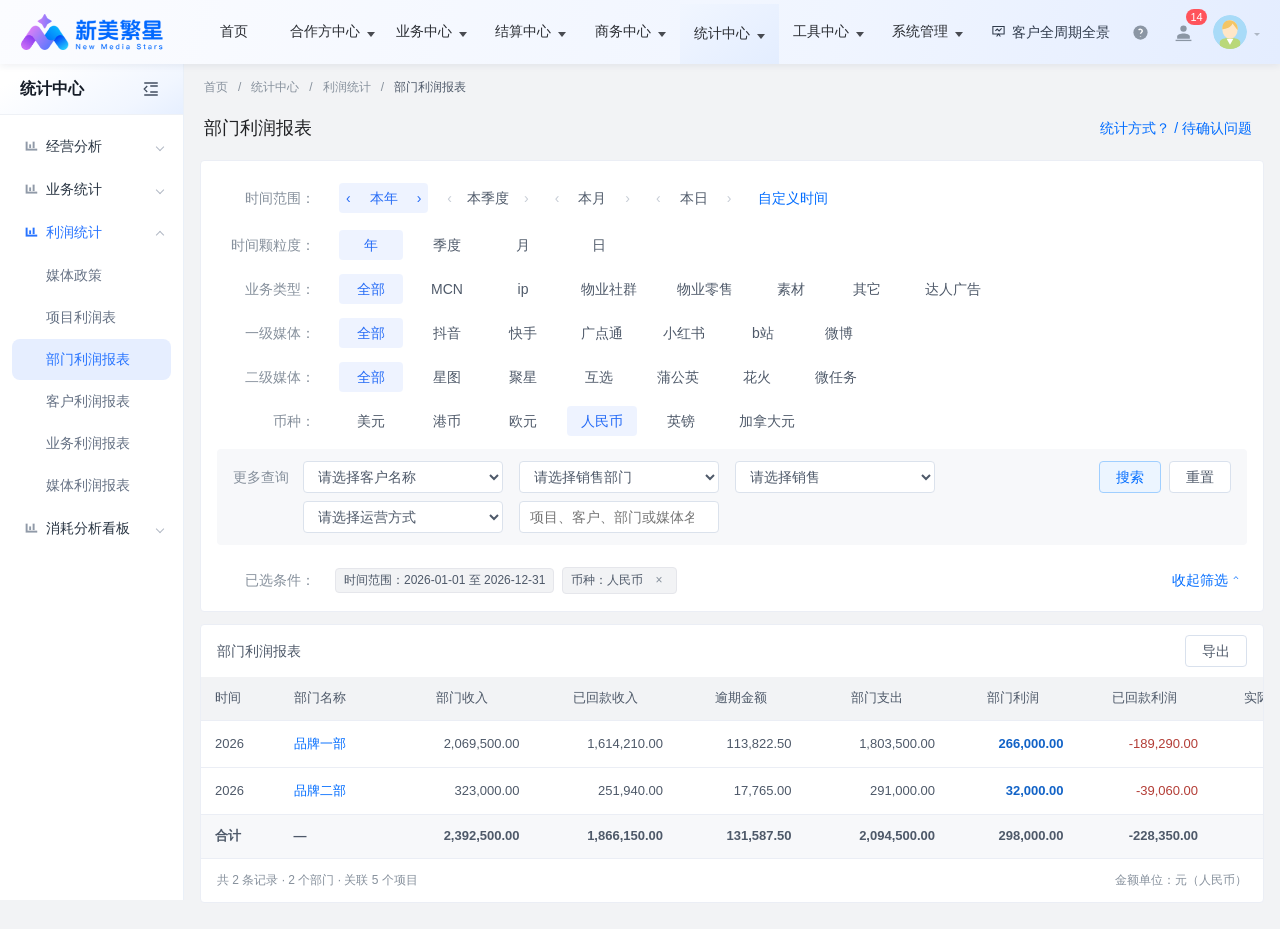
<file: profit-department.html>
<!DOCTYPE html>
<html lang="zh-CN"><head><meta charset="UTF-8"><meta name="viewport" content="width=device-width,initial-scale=1"><title>新美繁星 · 部门利润报表</title>
<style>
:root{--blue:#006cff;--ink:#24324a;--muted:#65758b;--line:#e5eaf2;--bg:#f4f6fa}*{box-sizing:border-box}body{margin:0;background:var(--bg);color:var(--ink);font:14px/1.6 'Microsoft YaHei',sans-serif}button,input,select{font:inherit}button{cursor:pointer}button:focus-visible,input:focus-visible,select:focus-visible{outline:3px solid #8bbaff;outline-offset:2px}header{height:64px;background:white;border-bottom:1px solid var(--line);display:flex;align-items:center;justify-content:space-between;padding:0 28px}.brand{font-size:20px;font-weight:700}.brand b{color:var(--blue)}.small{color:var(--muted);font-size:12px}.layout{display:flex;min-height:calc(100vh - 64px)}aside{width:190px;background:white;border-right:1px solid var(--line);padding:24px 14px;flex-shrink:0}.nav{padding:13px 16px;color:var(--muted);margin:5px 0}.nav.active{background:#edf4ff;color:var(--blue);border-radius:6px;font-weight:600}main{padding:24px 28px;min-width:0;flex:1}.heading{display:flex;justify-content:space-between;align-items:center;margin-bottom:18px}h1{font-size:24px;margin:2px 0}h2{font-size:16px;margin:0}.button{min-height:44px;padding:8px 18px;border:1px solid #d9e1ed;background:white;border-radius:6px;color:var(--ink)}.primary{background:var(--blue);color:white;border-color:var(--blue)}.badge{background:#edf4ff;color:#145dba;padding:3px 10px;border-radius:4px;font-size:12px}.panel{background:white;border:1px solid var(--line);border-radius:8px;margin-bottom:18px}.filters{padding:20px;display:flex;flex-wrap:wrap;gap:16px;align-items:end}label.field{display:grid;gap:6px;color:var(--muted);font-size:12px}input,select{height:42px;border:1px solid #dbe2ec;border-radius:5px;background:white;padding:0 10px;color:var(--ink);min-width:130px}input[type=search]{width:210px}.notice{display:flex;justify-content:space-between;gap:16px;align-items:center;background:#fff9eb;border:1px solid #f0dfb5;padding:12px 18px;border-radius:6px;margin-bottom:18px;color:#79541a}.link{color:var(--blue);border:0;background:none;padding:8px;min-height:44px}.cards{display:grid;grid-template-columns:repeat(4,1fr);gap:16px;margin-bottom:20px}.card{padding:18px 20px;background:white;border:1px solid var(--line);border-radius:8px}.card .value{font-size:25px;font-weight:650;margin:8px 0;font-variant-numeric:tabular-nums}.card:nth-child(3){border-top:3px solid var(--blue)}.card:nth-child(3) .value{color:var(--blue)}.tabs{display:flex;gap:24px;padding:0 20px;border-bottom:1px solid var(--line);overflow:auto}.tab{border:0;background:none;white-space:nowrap;padding:15px 2px;min-height:50px;color:var(--muted);border-bottom:3px solid transparent}.tab.active{color:var(--blue);border-bottom-color:var(--blue);font-weight:600}.tools{padding:16px 20px;display:flex;justify-content:space-between;align-items:center;gap:16px}.tools label{display:inline-flex;align-items:center;gap:7px}.tools input{min-width:0;height:auto}.scroll{overflow:auto;max-height:570px}table{border-collapse:separate;border-spacing:0;width:100%;white-space:nowrap;font-size:13px}th,td{padding:15px 16px;border-bottom:1px solid var(--line);text-align:right}th{background:#f7f9fc;color:#52627a;font-weight:500}thead tr:first-child th{text-align:center}th.ident,td.ident{text-align:left}thead{position:sticky;top:0;z-index:2}tbody tr:hover td{background:#f6faff}tfoot td{background:#edf4ff;font-weight:600}.profit{color:#1263c7;font-weight:600}.negative{color:#b33d36}.foot{padding:15px 20px;display:flex;justify-content:space-between;color:var(--muted);font-size:12px}.explain{font-size:12px;color:var(--muted);margin:12px 0}dialog{border:0;border-radius:12px;padding:0;width:min(760px,94vw);max-height:85vh;box-shadow:0 20px 80px #14264140}dialog::backdrop{background:#182b4655}.dialoghead{display:flex;justify-content:space-between;align-items:center;padding:18px 24px;border-bottom:1px solid var(--line)}.dialogbody{padding:20px 24px}.question{padding:14px 0;border-bottom:1px solid var(--line)}.question b{display:block;margin-bottom:5px}.detailgrid{display:grid;grid-template-columns:1fr 1fr;gap:12px}.detailrow{display:flex;justify-content:space-between;border-bottom:1px solid var(--line);padding:9px 0}.toast{position:fixed;bottom:24px;left:50%;transform:translateX(-50%);padding:12px 24px;background:#24324a;color:white;border-radius:8px;display:none;z-index:20}@media(max-width:1000px){aside{display:none}main{padding:18px}.cards{grid-template-columns:repeat(2,1fr)}.tools{flex-wrap:wrap}}@media(max-width:550px){header{padding:0 16px}.heading{align-items:start;gap:10px}.cards{gap:8px}.card{padding:12px}.card .value{font-size:20px}.filters .field{width:100%}input[type=search]{width:100%}.notice{align-items:start}.detailgrid{grid-template-columns:1fr}.tabs{gap:18px}}

/* 与现有业务管理报表一致的紧凑筛选与表格布局 */
:root{--ink:#4e5969;--muted:#86909c;--bg:#f2f3f5;--line:#ebeef5}header{height:58px;padding:0 22px}.brand{font-size:19px}.topnav{display:flex;gap:26px;margin-left:40px;flex:1;font-size:14px;color:#4e5969}.topnav .chosen{color:#006cff}.layout{min-height:calc(100vh - 58px)}aside{width:174px;padding:18px 8px}.nav{margin:1px 0;padding:10px 16px;border-radius:0}.nav.active{border-radius:3px}.small{font-size:12px}main{padding:14px 16px}.heading{margin-bottom:12px;padding:0 4px}.heading h1{font-size:18px;font-weight:500;color:#202124}.heading .small:last-child{display:none}.button{min-height:32px;height:32px;padding:4px 16px;border-radius:4px;font-size:14px}.primary{background:#ecf5ff;color:#006cff;border-color:#a0cfff}.panel{border-radius:4px;box-shadow:none;margin-bottom:12px}.notice,.cards{display:none}.filters{display:block;padding:18px 16px 0}.filter-row{display:flex;align-items:center;min-height:32px;margin-bottom:12px;gap:12px}.filter-label{width:110px;text-align:right;padding-right:12px;flex-shrink:0;color:#86909c;font-size:14px}.filter-group{display:flex;flex-wrap:wrap;gap:12px;align-items:center}.choice{min-width:64px;border:0;border-radius:4px;padding:3px 14px;min-height:30px;background:transparent;color:#4e5969}.choice.active{background:#256bf614;color:#256bf6}.choice:hover{background:#f0f4fa}.choice:disabled{color:#b8bec8;cursor:not-allowed}.range-item{display:inline-flex;border-radius:4px;align-items:center}.range-item.active{background:#256bf614}.range-item .choice{padding:3px 8px;min-width:52px;background:none}.arrow{border:0;background:none;color:#256bf6;padding:3px 7px;min-height:30px}.arrow:disabled{color:#c7cdd6;cursor:not-allowed}.custom{display:flex;align-items:center;gap:10px}.custom input{min-width:0;width:146px;height:32px}.more-search{padding:12px 16px;background:#f7f8fa;display:flex;gap:14px;align-items:start;border-radius:4px;margin-top:4px}.more-title{white-space:nowrap;color:#86909c;padding-top:5px}.more-fields{display:flex;flex-wrap:wrap;gap:8px 16px;flex:1}.more-fields select,.more-fields input{width:200px;height:32px;min-width:0;font-size:14px;border-radius:4px}.more-fields .field{gap:0}.more-fields .field>span{position:absolute;width:1px;height:1px;overflow:hidden;clip-path:inset(50%)}.more-actions{display:flex;gap:8px}.selected{display:flex;justify-content:space-between;align-items:center;padding:12px 0;margin-top:4px;gap:16px}.selected-tags{display:flex;align-items:center;flex-wrap:wrap;gap:8px}.tag{background:#f2f3f5;border:1px solid #e5e6eb;border-radius:4px;padding:2px 8px;font-size:12px;color:#4e5969}.tag button{background:none;border:0;color:#86909c;margin-left:6px}.tabs{padding:0 16px;gap:28px}.tab{font-size:14px;padding:10px 0;min-height:42px;border-bottom-width:2px}.tools{padding:10px 16px}.tools h2{font-size:14px;font-weight:500}.tools label{font-size:13px}.table-actions{display:flex;gap:16px;align-items:center}.tools .small{display:none}th,td{padding:11px 14px;font-size:13px}th{background:#f7f8fa;color:#4e5969}thead tr:first-child th{background:#f2f3f5}tfoot td{background:#f7f8fa;color:#4e5969}td .link{min-height:24px;padding:0}.scroll{max-height:600px}.foot{padding:12px 16px}.explain{margin:8px 2px}.link{min-height:32px}.currency-note{font-size:12px;color:#86909c}.hidden,[hidden]{display:none!important}@media(max-width:1150px){.topnav{gap:14px;margin-left:24px}.more-search{flex-wrap:wrap}.more-actions{margin-left:auto}}@media(max-width:800px){.topnav{display:none}.filter-label{width:96px}.filter-row{align-items:start}.more-search{display:block}.more-fields{margin:8px 0}.selected{align-items:start}.custom{flex-wrap:wrap}.tools{align-items:start}.table-actions{flex-wrap:wrap;gap:8px}}@media(max-width:550px){main{padding:10px}.filter-label{width:82px;padding-right:0}.filter-group{gap:5px}.choice{padding:3px 8px;min-width:54px}.more-fields .field{width:100%}.more-fields input,.more-fields select{width:100%}.selected .filter-label{display:none}.selected{gap:5px}.heading h1{font-size:18px}}


#table th:nth-child(1),#table th:nth-child(2),#table td:nth-child(1),#table td:nth-child(2){text-align:left}#table th:last-child,#table td:last-child{text-align:center}#table{min-width:980px}.more-menu{display:inline-block;text-align:left}.more-menu summary{color:#006cff;cursor:pointer;list-style:none;padding:4px 8px;border-radius:4px}.more-menu summary::-webkit-details-marker{display:none}.more-menu[open]{background:#f0f5ff;border-radius:4px}.more-menu .link{display:block;padding:6px 12px;background:white;border:1px solid #dce5f1;border-radius:4px;white-space:nowrap}.more-menu summary:focus-visible{outline:2px solid #006cff}.estimate{color:#86909c}#drawer{position:fixed;inset:0 0 0 auto;margin:0;width:min(760px,100vw);height:100dvh;max-height:100dvh;border-radius:0;overflow:auto;animation:slide-in .2s ease-out}#drawer .dialoghead{position:sticky;top:0;background:white;z-index:2;padding:20px 24px}#drawer-project{margin-top:5px}.drawer-body{padding:24px}.drawer-summary{display:grid;grid-template-columns:repeat(3,1fr);gap:16px;background:#f7f8fa;border-radius:4px;padding:18px;margin-bottom:24px}.drawer-summary strong{display:block;font-size:21px;margin-top:8px;font-variant-numeric:tabular-nums}.chart-title{display:flex;justify-content:space-between;align-items:center;margin-bottom:16px}.legend{font-size:12px;color:#65758b;display:flex;gap:12px}.legend i{display:inline-block;width:8px;height:8px;border-radius:2px;background:#006cff;margin-right:5px}.legend i.loss{background:#ce635c}.chart-frame{border:1px solid #ebeef5;border-radius:4px;padding:14px 8px;background:white}svg.chart{display:block;width:100%;height:auto}.media-table{margin-top:22px}.media-table th,.media-table td{padding:12px 8px;font-size:12px}.media-table th:first-child,.media-table td:first-child{text-align:left}.drawer-note{font-size:12px;color:#86909c;margin:12px 0 0}@keyframes slide-in{from{transform:translateX(30px);opacity:0}to{transform:translateX(0);opacity:1}}@media(prefers-reduced-motion:reduce){#drawer{animation:none}}@media(max-width:550px){.drawer-body{padding:16px}.drawer-summary{gap:8px;padding:12px}.drawer-summary strong{font-size:17px}.legend{gap:6px}.media-table{overflow:auto}}

.distribution-controls{display:flex;flex-wrap:wrap;align-items:center;justify-content:space-between;gap:16px;margin-bottom:22px}.distribution-segment{display:flex;border:1px solid #dce3ed;border-radius:4px;overflow:hidden}.distribution-segment button{border:0;background:white;color:#4e5969;padding:7px 16px;min-height:36px}.distribution-segment button+button{border-left:1px solid #dce3ed}.distribution-segment button.active{background:#ecf5ff;color:#006cff}.distribution-segment button:hover{background:#f3f7fc}.dimension-label{font-size:12px;color:#86909c;margin-bottom:6px}.project-link{color:#006cff;text-decoration:none;cursor:pointer}.project-link:hover{text-decoration:underline}.project-link:focus-visible{outline:2px solid #006cff;outline-offset:3px;border-radius:2px}.report-nav{display:block;text-decoration:none}.report-nav:hover{background:#f2f6fc;color:#006cff}.drawer-summary{grid-template-columns:repeat(4,1fr)}@media(max-width:650px){.drawer-summary{grid-template-columns:repeat(2,1fr)}} .project-status{display:inline-block;padding:2px 8px;border-radius:4px;font-size:12px}.project-status.ongoing{background:#edf4ff;color:#1762c6}.project-status.done{background:#eaf6ef;color:#267446}#table{min-width:1250px}
/* 复刻现有系统：顶部混合导航与统计中心树形侧栏 */
header{height:64px;padding:0;position:sticky;top:0;z-index:10;background:linear-gradient(208deg,#e4ecff,#fafbfc 90%,#fff);box-shadow:0 1px 3px #00000014;border:0}.original-logo{width:200px;flex-shrink:0;display:flex;justify-content:center;align-items:center;padding:15px 26px}.original-logo img{width:148px;max-height:34px;object-fit:contain}.original-topnav{height:64px;display:flex;align-items:stretch;gap:0;flex:1;min-width:0;overflow:visible}.topitem{position:relative;flex-shrink:0}.toptrigger{font-size:14px;font-weight:500;color:#202124;border:0;background:none;height:64px;padding:0 14px;display:flex;align-items:center;gap:6px;white-space:nowrap}.toptrigger:hover{color:#006cff}.topitem.selected .toptrigger{color:#006cff;background:#006cff0a}.topitem.selected:after{content:'';position:absolute;bottom:0;left:18px;right:18px;height:2px;background:#006cff}.topcaret{font-size:10px;color:#86909c}.topdropdown{display:none;position:absolute;top:64px;left:0;width:200px;padding:8px;background:white;border:1px solid #ebeef5;border-radius:4px;box-shadow:0 6px 18px #20304a14;z-index:12}.topitem:focus-within .topdropdown,.topitem:hover .topdropdown{display:block}.topdropdown a{display:block;text-decoration:none;padding:9px 12px;color:#4e5969}.topdropdown a:hover{color:#006cff;background:#edf4ff}.topdropdown .small{padding:6px 12px}.header-tools{display:flex;align-items:center;gap:14px;padding:0 20px;font-size:12px;white-space:nowrap;color:#4e5969}.panorama{padding:5px 10px;border:1px solid #cbd8ef;border-radius:4px;background:#ffffff70;color:#4e5969}.avatar{display:inline-flex;align-items:center;justify-content:center;border-radius:50%;width:26px;height:26px;background:#dce9ff;color:#006cff}.layout{min-height:calc(100vh - 64px)}aside{width:200px;padding:0;background:#fff;border-right:1px solid #ebeef5;position:sticky;top:64px;align-self:flex-start;height:calc(100vh - 64px);overflow:auto}.sidebar-context{padding:16px 20px;font-size:14px;color:#202124;border-bottom:1px solid #f2f3f5;display:flex;justify-content:space-between;align-items:center}.sidegroup{margin:0}.sidegroup>summary{list-style:none;padding:0 18px;height:46px;display:flex;align-items:center;gap:10px;font-size:14px;color:#4e5969;cursor:pointer}.sidegroup>summary::-webkit-details-marker{display:none}.sidegroup>summary:after{content:'⌄';margin-left:auto;color:#b9babf;font-size:16px}.sidegroup[open]>summary:after{content:'⌃'}.sidegroup>summary:hover{background:#f7f8fa}.sidegroup.profit-group>summary{color:#006cff}.sidegroup .nav{display:block;margin:0;border-radius:0;padding:0 12px 0 44px;height:42px;line-height:42px;font-size:14px;font-weight:400;text-decoration:none;color:#4e5969}.sidegroup .nav.active{color:#006cff;background:#006cff0d;border-right:2px solid #006cff}.sidegroup .nav:hover{color:#006cff;background:#f5f8ff}.side-bottom{padding:12px 20px;font-size:12px;color:#86909c;border-top:1px solid #f2f3f5;margin-top:16px}.breadcrumb-strip{display:flex;align-items:center;gap:10px;font-size:12px;color:#86909c;margin-bottom:12px;padding:0 4px}.breadcrumb-strip b{font-weight:400;color:#4e5969}.workspace-tab{background:white;border:1px solid #ebeef5;border-radius:4px;padding:6px 14px;margin-bottom:14px;font-size:13px;color:#006cff;display:inline-block}.heading .small:first-child{display:none}@media(max-width:1350px){.header-tools .panorama{display:none}.toptrigger{padding:0 10px}.header-tools{padding:0 12px;gap:8px}}@media(max-width:1050px){.header-tools{display:none}.original-logo{width:174px;padding:12px}.original-logo img{width:138px}.toptrigger{padding:0 8px}aside{width:180px}}@media(max-width:800px){aside{display:none}.original-topnav{overflow-x:auto}.topdropdown{display:none!important}.original-logo{width:150px}.toptrigger{padding:0 12px}}
.chart-title{flex-wrap:wrap;gap:10px}.legend{flex-wrap:wrap}.chart-frame{overflow-x:auto}.chart-frame .chart{min-width:630px}.source-tabs{display:flex;gap:24px;border-bottom:1px solid #ebeef5;margin:0 0 20px}.source-tabs button{background:none;border:0;border-bottom:2px solid transparent;padding:12px 2px;color:#65758b;cursor:pointer}.source-tabs button.active{color:#006cff;border-bottom-color:#006cff}.source-summary{display:flex;flex-wrap:wrap;gap:16px;padding:14px 16px;background:#f7f8fa;margin-bottom:16px;font-size:13px}.source-summary b{margin-left:8px;font-variant-numeric:tabular-nums}.source-table-wrap{overflow:auto;max-height:540px}.source-table{min-width:850px}.source-table th,.source-table td{padding:12px 10px;text-align:left}.source-table th:nth-last-child(-n+2),.source-table td:nth-last-child(-n+2){text-align:right}.source-table thead{position:sticky;top:0;z-index:1}.source-table .small{margin-top:3px}</style><link rel="stylesheet" href="assets/navigation.css">
<script src="assets/navigation.js" defer></script>
</head><body>
<header><a class="original-logo" href="profit-project.html" aria-label="新美繁星"><img src="[data-uri]" alt="新美繁星"></a><nav class="original-topnav" aria-label="一级导航"><div class="topitem"><button type="button" class="toptrigger">首页</button></div><div class="topitem"><button type="button" class="toptrigger">合作方中心<span class="topcaret">▾</span></button></div><div class="topitem"><button type="button" class="toptrigger">业务中心<span class="topcaret">▾</span></button></div><div class="topitem"><button type="button" class="toptrigger">结算中心<span class="topcaret">▾</span></button></div><div class="topitem"><button type="button" class="toptrigger">商务中心<span class="topcaret">▾</span></button></div><div class="topitem selected"><button type="button" class="toptrigger" aria-current="true">统计中心<span class="topcaret">▾</span></button><div class="topdropdown"><div class="small">利润统计</div><a href="media-policy.html">媒体政策</a><a href="profit-project.html">项目利润表</a><a href="profit-department.html">部门利润报表</a><a href="profit-customer.html">客户利润报表</a><a href="profit-business.html">业务利润报表</a><a href="profit-media.html">媒体利润报表</a></div></div><div class="topitem"><button type="button" class="toptrigger">工具中心<span class="topcaret">▾</span></button></div><div class="topitem"><button type="button" class="toptrigger">系统管理<span class="topcaret">▾</span></button></div></nav><div class="header-tools"><span class="panorama">客户全周期全景</span><span aria-label="通知"><svg width="16" height="16" viewBox="0 0 20 20" aria-hidden="true" style="vertical-align:middle"><path d="M5 13V8a5 5 0 0 1 10 0v5l2 2H3l2-2m3 4h4" fill="none" stroke="currentColor" stroke-width="1.4" stroke-linejoin="round"/></svg> 0</span><span class="avatar">A</span><span>admin⌄</span></div></header>
<div class="layout"><aside aria-label="统计中心菜单"><div class="sidebar-context">统计中心<span>≡</span></div><details class="sidegroup"><summary><svg viewBox="0 0 20 20" width="16" height="16" aria-hidden="true"><path d="M3 3v14h14M6 12V8m4 4V5m4 7V9" fill="none" stroke="currentColor" stroke-width="1.4" stroke-linecap="round"/></svg>经营分析</summary><span class="nav">业务管理报表</span><span class="nav">应收统计报表</span><span class="nav">应付统计报表</span><span class="nav">欠款统计报表</span><span class="nav">回款健康统计</span><span class="nav">逾期报表统计</span><span class="nav">业绩报表统计</span></details><details class="sidegroup"><summary><svg viewBox="0 0 20 20" width="16" height="16" aria-hidden="true"><path d="M3 3v14h14M6 12V8m4 4V5m4 7V9" fill="none" stroke="currentColor" stroke-width="1.4" stroke-linecap="round"/></svg>业务统计</summary><span class="nav">业务统计</span></details><details class="sidegroup profit-group" open><summary><svg viewBox="0 0 20 20" width="16" height="16" aria-hidden="true"><path d="M3 3v14h14M6 12V8m4 4V5m4 7V9" fill="none" stroke="currentColor" stroke-width="1.4" stroke-linecap="round"/></svg>利润统计</summary><a class="nav report-nav" href="media-policy.html">媒体政策</a><a class="nav report-nav" href="profit-project.html">项目利润表</a><a class="nav report-nav active" href="profit-department.html" aria-current="page">部门利润报表</a><a class="nav report-nav" href="profit-customer.html">客户利润报表</a><a class="nav report-nav" href="profit-business.html">业务利润报表</a><a class="nav report-nav" href="profit-media.html">媒体利润报表</a></details><details class="sidegroup"><summary><svg viewBox="0 0 20 20" width="16" height="16" aria-hidden="true"><path d="M3 3v14h14M6 12V8m4 4V5m4 7V9" fill="none" stroke="currentColor" stroke-width="1.4" stroke-linecap="round"/></svg>消耗分析看板</summary></details><div class="side-bottom"></div></aside>
<main><div class="breadcrumb-strip"><span>首页</span><span>/</span><span>统计中心</span><span>/</span><span>利润统计</span><span>/</span><b>部门利润报表</b></div><div class="heading"><div><div class="small">统计中心 / 利润统计 / 部门利润报表</div><h1>部门利润报表</h1><div class="small">从项目到经营维度，查看收入、成本与利润贡献</div></div><button class="link" id="questions">统计方式？ / 待确认问题</button></div>
<form class="panel filters" id="filters">
<div id="filter-content">
<div class="filter-row"><span class="filter-label">时间范围：</span><div class="filter-group" id="ranges"></div><div class="custom"><button type="button" class="link" id="custom-toggle">自定义时间</button><div id="custom-dates" hidden><input type="date" id="start" aria-label="开始日期"> 至 <input type="date" id="end" aria-label="结束日期"></div></div></div>
<div class="filter-row"><span class="filter-label">时间颗粒度：</span><div class="filter-group" id="grains"></div></div>
<div class="filter-row"><span class="filter-label">业务类型：</span><div class="filter-group" id="business-choices"></div></div>
<div class="filter-row"><span class="filter-label">一级媒体：</span><div class="filter-group" id="media-choices"></div></div><div class="filter-row"><span class="filter-label">二级媒体：</span><div class="filter-group" id="submedia-choices"></div></div>
<div class="filter-row"><span class="filter-label">币种：</span><div class="filter-group" id="currency-choices"></div></div>
<div class="more-search"><span class="more-title">更多查询</span><div class="more-fields">
<label class="field"><span>客户名称</span><select id="client" aria-label="客户名称"><option value="">请选择客户名称</option><option>星禾美妆</option><option>云川食品</option><option>悦享生活</option></select></label>
<label class="field"><span>销售部门</span><select id="department" aria-label="销售部门"><option value="全部部门">请选择销售部门</option><option>品牌一部</option><option>品牌二部</option></select></label>
<label class="field"><span>销售</span><select id="sales" aria-label="销售"><option value="全部销售">请选择销售</option><option>张敏</option><option>李晨</option><option>王悦</option></select></label>
<label class="field"><span>运营方式</span><select id="operation" aria-label="运营方式"><option value="全部方式">请选择运营方式</option><option>自运</option><option>客运</option></select></label>
<label class="field"><span>名称搜索</span><input type="search" id="keyword" placeholder="项目、客户、部门或媒体名称" aria-label="名称搜索"></label>
</div><div class="more-actions"><button class="button primary" type="submit">搜索</button><button class="button" type="reset">重置</button></div></div>
</div><div class="selected"><div class="selected-tags" id="selected-tags"></div><button class="link" id="collapse" type="button" aria-expanded="true">收起筛选 ⌃</button></div>
</form>

<section class="panel"><div class="tools"><h2>部门利润报表</h2><button class="button" id="export">导出</button></div><div class="scroll" tabindex="0" aria-label="部门利润报表"><table id="table"></table></div><div class="foot"><span id="count"></span><span>金额单位：元（人民币）</span></div></section>
</main></div>
<dialog id="dialog"><div class="dialoghead"><h2 id="dialogtitle"></h2><button class="button" id="close">关闭</button></div><div class="dialogbody" id="dialogbody"></div></dialog><div class="toast" id="toast" role="status"></div>
<dialog id="drawer" aria-labelledby="drawer-title"><div class="dialoghead"><div><h2 id="drawer-title">部门分布分析</h2><div id="drawer-project" class="small"></div></div><button class="button" id="drawer-close" autofocus>关闭</button></div><div id="drawer-content" class="drawer-body"></div></dialog>
<script>
const $=id=>document.getElementById(id), money=n=>n.toLocaleString('zh-CN',{minimumFractionDigits:2,maximumFractionDigits:2});
const incomeNames=['客户充值','达人返点','媒体返点','其他收入'],costNames=['媒体成本','水下下单','客户营销费','投流成本','其他成本'];
const data=[
{id:'XM202609001',name:'秋季新品种草项目',client:'星禾美妆',sales:'张敏',dept:'品牌一部',business:'达人广告',op:'自运',media:'小红书',month:'2026-09',inc:[500000,20000,15000,5000],refund:10000,cost:[340000,45000,20000,35000,5000]},
{id:'XM202609002',name:'品牌直播推广项目',client:'云川食品',sales:'李晨',dept:'品牌一部',business:'达人广告',op:'客运',media:'抖音',month:'2026-09',inc:[800000,35000,24000,6000],refund:20000,cost:[670000,30000,24000,10000,8000]},
{id:'XM202609003',name:'城市生活推广项目',client:'悦享生活',sales:'王悦',dept:'品牌二部',business:'达人广告',op:'自运',media:'抖音',month:'2026-09',inc:[300000,12000,9000,2000],refund:0,cost:[220000,18000,10000,40000,3000]},
{id:'XM202609004',name:'双节内容合作项目',client:'星禾美妆',sales:'张敏',dept:'品牌一部',business:'达人广告',op:'客运',media:'快手',month:'2026-09',inc:[250000,8000,7500,0],refund:15000,cost:[215000,18000,9000,5000,6000]},
{id:'XM202608005',name:'夏日品牌推广项目',client:'云川食品',sales:'李晨',dept:'品牌一部',business:'达人广告',op:'自运',media:'小红书',month:'2026-08',inc:[420000,16000,10000,3000],refund:5000,cost:[290000,24000,15000,30000,4500]}];
const report={"kind": "department", "label": "部门", "key": "dept", "title": "部门利润报表", "dimensions": [["id", "项目"], ["sales", "销售"], ["client", "客户"], ["media", "媒体"], ["business", "业务类型"]]};
let current=[],filtered=[],drawerTrigger=null;
const expectedRates=[0.18,0.15,0.12,0.10,0.20];
const mediaTree={'抖音':'星图','快手':'聚星','广点通':'互选','小红书':'蒲公英','b站':'花火','微博':'微任务'};
const state={range:'year',offset:0,grain:'年',business:'全部',media:'全部',submedia:'全部',currency:'人民币'};
const anchor=new Date(2026,9,12);
const dateString=d=>d.getFullYear()+'-'+String(d.getMonth()+1).padStart(2,'0')+'-'+String(d.getDate()).padStart(2,'0');
function setRange(){let y=anchor.getFullYear(),m=anchor.getMonth(),o=state.offset,a,b;if(state.range==='year'){a=new Date(y+o,0,1);b=new Date(y+o,11,31)}else if(state.range==='quarter'){a=new Date(y,Math.floor(m/3)*3+o*3,1);b=new Date(a.getFullYear(),a.getMonth()+3,0)}else if(state.range==='month'){a=new Date(y,m+o,1);b=new Date(a.getFullYear(),a.getMonth()+1,0)}else if(state.range==='day'){a=new Date(y,m,anchor.getDate()+o);b=a}else{return} $('start').value=dateString(a);$('end').value=dateString(b)}
function period(r){const d=r.date;return state.grain==='年'?d.slice(0,4):state.grain==='季度'?d.slice(0,4)+'-Q'+Math.ceil(Number(d.slice(5,7))/3):state.grain==='日'?d:d.slice(0,7)}
data.forEach((r,i)=>{r.date=r.month+'-'+String([5,12,18,25,16][i]).padStart(2,'0');r.expected=expectedRates[i]});
// 每个项目有多媒体业务明细；分类金额分配后与项目总额一致。
const transactions=data.flatMap(r=>[r.media,...['小红书','抖音','快手'].filter(m=>m!==r.media)].map((media,i)=>({...r,media,business:['达人广告','MCN','素材'][i],inc:r.inc.map(v=>Math.round(v*[.5,.3,.2][i]*100)/100),refund:Math.round(r.refund*[.5,.3,.2][i]*100)/100,cost:r.cost.map(v=>Math.round(v*[.45,.3,.25][i]*100)/100)})));


const esc=s=>String(s).replace(/[&<>"']/g,c=>({'&':'&amp;','<':'&lt;','>':'&gt;','"':'&quot;',"'":'&#39;'}[c]));
// 已回款收入为演示金额，按业务明细归集，不影响利润口径。
transactions.forEach((r,i)=>r.received=Math.round((r.inc.reduce((a,b)=>a+b,0)-r.refund)*[.8,.6,1][i%3]*100)/100);
transactions.forEach(r=>{r.overdue=Math.round(((r.inc.reduce((a,b)=>a+b,0)-r.refund)-r.received)*.25*100)/100;r.collectedProfit=Math.round((r.received-r.cost.reduce((a,b)=>a+b,0))*100)/100;r.status=['XM202609002','XM202608005'].includes(r.id)?'已完成':'进行中'});
function total(rows){const r={inc:[0,0,0,0],cost:[0,0,0,0,0],refund:0};rows.forEach(a=>{a.inc.forEach((v,i)=>r.inc[i]+=v);a.cost.forEach((v,i)=>r.cost[i]+=v);r.refund+=a.refund});r.received=rows.reduce((sum,a)=>sum+a.received,0);r.overdue=rows.reduce((n,a)=>n+a.overdue,0);r.collectedProfit=rows.reduce((n,a)=>n+a.collectedProfit,0);r.mediaRebate=rows.reduce((n,a)=>n+a.inc[2],0);r.revenue=r.inc.reduce((a,b)=>a+b,0)-r.refund;r.expense=r.cost.reduce((a,b)=>a+b,0);r.profit=r.revenue-r.expense;r.rate=r.revenue?r.profit/r.revenue:null;r.expected=r.revenue?rows.reduce((sum,x)=>sum+(x.inc.reduce((a,b)=>a+b,0)-x.refund)*x.expected,0)/r.revenue:null;return r}
const headers=['时间',report.label+'名称',report.label+'收入','已回款收入','逾期金额',report.label+'支出',report.label+'利润','已回款利润','实际利润率','更多'];
const percent=n=>n===null?'—':(n*100).toFixed(2)+'%';
function render(){filtered=transactions.filter(r=>r.date>=$('start').value&&r.date<=$('end').value&&(state.business==='全部'||r.business===state.business)&&(state.media==='全部'||r.media===state.media)&&(state.submedia==='全部'||mediaTree[r.media]===state.submedia)&&state.currency==='人民币'&&(!$('client').value||r.client===$('client').value)&&($('department').value==='全部部门'||r.dept===$('department').value)&&($('sales').value==='全部销售'||r.sales===$('sales').value)&&($('operation').value==='全部方式'||r.op===$('operation').value)&&[r.id,r.name,r.client,r.dept,r.media].some(x=>x.includes($('keyword').value.trim())));
const groups=new Map();filtered.forEach(r=>{const key=JSON.stringify([period(r),r[report.key]]);if(!groups.has(key))groups.set(key,[]);groups.get(key).push(r)});current=[...groups.values()].map(rows=>({...rows[0],id:rows[0][report.key],name:rows[0][report.key],period:period(rows[0]),...total(rows),rows})).sort((a,b)=>b.period.localeCompare(a.period)||a.id.localeCompare(b.id));const t=total(filtered);
$('table').innerHTML=`<thead><tr>${headers.map(x=>`<th scope="col">${x}</th>`).join('')}</tr></thead><tbody>${current.length?current.map((r,i)=>`<tr><td>${r.period}</td><td><a class="project-link" href="#/${report.kind}/detail/${encodeURIComponent(r.id)}" aria-label="查看${report.label}：${esc(r.name)}">${esc(r.name)}</a></td><td>${money(r.revenue)}</td><td>${money(r.received)}</td><td>${money(r.overdue)}</td><td>${money(r.expense)}</td><td class="${r.profit<0?'negative':'profit'}">${money(r.profit)}</td><td class="${r.collectedProfit<0?'negative':'profit'}">${money(r.collectedProfit)}</td><td class="${r.rate<0?'negative':''}">${percent(r.rate)}</td><td><button class="link" data-distribution="${i}">利润分布</button></td></tr>`).join(''):`<tr><td colspan="${headers.length}" style="text-align:center;padding:48px">没有符合条件的部门，请调整筛选条件。</td></tr>`}</tbody><tfoot><tr><td>合计</td><td>—</td><td>${money(t.revenue)}</td><td>${money(t.received)}</td><td>${money(t.overdue)}</td><td>${money(t.expense)}</td><td>${money(t.profit)}</td><td>${money(t.collectedProfit)}</td><td>${percent(t.rate)}</td><td>—</td></tr></tfoot>`;
$('count').textContent=`共 ${current.length} 条记录 · ${new Set(filtered.map(r=>r[report.key])).size} 个${report.label} · 关联 ${new Set(filtered.map(r=>r.id)).size} 个项目`;
$('table').querySelectorAll('[data-distribution]').forEach(b=>b.onclick=()=>{drawerTrigger=b;showDistribution(current[Number(b.dataset.distribution)])});
}
let drawerRecord=null,drawerDimension='media',drawerMetric='profit';
const metrics={profit:'利润',revenue:'收入',expense:'成本'};
function distribution(r,dimension=report.dimensions[0][0]){const groups=new Map();r.rows.forEach(x=>{const key=x[dimension];if(!groups.has(key))groups.set(key,[]);groups.get(key).push(x)});return [...groups].map(([label,rows])=>({label:dimension==='id'?rows[0].name:label,...total(rows)}))}
function showDistribution(r){sourceTab='distribution';drawerRecord=r;drawerDimension=report.dimensions[0][0];drawerMetric='profit';renderDistribution();$('drawer').showModal()}

let sourceTab='distribution';
function sourceRecords(record){const income=[],cost=[];record.rows.forEach(x=>{const suffix=x.id.replace('XM','')+'-'+Object.keys(mediaTree).indexOf(x.media),media=x.media+'-'+mediaTree[x.media];const push=(arr,type,party,name,prefix,amount,refund=0)=>{if(amount===0&&refund===0)return;arr.push({type,party,name,document:prefix+suffix,date:x.date,amount,refund})};push(income,'销售单充值','客户',x.client,'SA',x.inc[0],x.refund);push(income,'达人返点','达人','星禾达人工作室','DR',x.inc[1]);push(income,'媒体返点','媒体',media,'MT',x.inc[2]);const supplier=Math.round(x.inc[3]*50)/100;push(income,'供应商返点','供应商','星河内容供应商','GY',supplier);push(income,'其他收入','客户',x.client,'SR',x.inc[3]-supplier);push(cost,'消耗','媒体',media,'XH',x.cost[0]);push(cost,'采购成本','供应商','星河内容供应商','CG',x.cost[1]);push(cost,'项目报销','员工',x.sales,'BX',x.cost[2]);push(cost,'消耗','媒体',media,'TL',x.cost[3]);push(cost,'项目报销','员工',x.sales,'BXQT',x.cost[4])});return {income,cost}}
function sourceTable(rows,kind){const income=kind==='income',gross=rows.reduce((s,x)=>s+x.amount,0),refund=rows.reduce((s,x)=>s+x.refund,0);return `<div class="source-summary"><span>${income?'收入':'成本'}金额 <b>${money(gross)}</b></span>${income?`<span>退款金额 <b>${money(refund)}</b></span>`:''}${income?`<span>净收入 <b>${money(gross-refund)}</b></span>`:''}</div><div class="source-table-wrap" tabindex="0" aria-label="${income?'收入':'成本'}来源明细"><table class="source-table"><thead><tr><th>${income?'收入':'成本'}类型</th><th>交易对象</th><th>名称</th><th>来源单据</th><th>${income?'收入':'成本'}金额</th>${income?'<th>退款金额</th>':''}</tr></thead><tbody>${rows.length?rows.map(x=>`<tr><td>${esc(x.type)}</td><td>${esc(x.party)}</td><td>${esc(x.name)}</td><td><a class="project-link" href="#/source/${encodeURIComponent(x.document)}">${esc(x.document)}</a><div class="small">${x.date}</div></td><td>${money(x.amount)}</td>${income?`<td>${money(x.refund)}</td>`:''}</tr>`).join(''):'<tr><td colspan="${income?6:5}" style="text-align:center;padding:28px">暂无来源明细</td></tr>'}</tbody><tfoot><tr><td colspan="4">合计</td><td>${money(gross)}</td>${income?`<td>${money(refund)}</td>`:''}</tr></tfoot></table></div>`}
function sourcePanels(r){const rows=sourceRecords(r);return `<section data-source-panel="income" ${sourceTab==='income'?'':'hidden'}>${sourceTable(rows.income,'income')}</section><section data-source-panel="cost" ${sourceTab==='cost'?'':'hidden'}>${sourceTable(rows.cost,'cost')}</section>`}
function bindSourceTabs(){ $('drawer-content').querySelectorAll('[data-source-tab]').forEach(b=>b.onclick=()=>{sourceTab=b.dataset.sourceTab;$('drawer-content').querySelectorAll('[data-source-panel]').forEach(p=>p.hidden=p.dataset.sourcePanel!==sourceTab);$('drawer-content').querySelectorAll('[data-source-tab]').forEach(t=>{t.classList.toggle('active',t.dataset.sourceTab===sourceTab);t.setAttribute('aria-selected',String(t.dataset.sourceTab===sourceTab))})})}

function stackedDistributionChart(parts,label){const width=390,start=200,max=Math.max(1,...parts.map(p=>Math.max(p.revenue,p.expense))),scale=width/max,height=parts.length*120+40;const blue='#4386e8',gray='#a6b4c8',green='#22966b',red='#d45c5c';const rect=(x,y,w,color,title)=>`<rect x="${x}" y="${y}" width="${Math.max(0,w)}" height="22" rx="2" fill="${color}"><title>${esc(title)}</title></rect>`;return `<svg class="chart" viewBox="0 0 760 ${height}" role="img" aria-label="收入、成本与利润堆叠分布"><title>收入、成本与利润，单位元</title><line x1="${start}" x2="${start}" y1="12" y2="${height-20}" stroke="#dbe2ec"/>${parts.map((p,i)=>{const y=18+i*120,pos=p.profit>=0,common=Math.min(p.revenue,p.expense)*scale;const revenue=pos?rect(start,y,common,gray,'成本 '+money(p.expense))+rect(start+common,y,p.profit*scale,green,'盈利 '+money(p.profit)):rect(start,y,p.revenue*scale,blue,'收入 '+money(p.revenue));const expense=pos?rect(start,y+34,p.expense*scale,gray,'成本 '+money(p.expense)):rect(start,y+34,common,blue,'收入 '+money(p.revenue))+rect(start+common,y+34,-p.profit*scale,red,'亏损 '+money(-p.profit));return `<text x="8" y="${y+17}" font-size="13" fill="#4e5969">${esc(label(p))}</text><text x="156" y="${y+16}" font-size="12" fill="#65758b">收入</text><text x="156" y="${y+50}" font-size="12" fill="#65758b">成本</text>${revenue}${expense}<text x="${start+p.revenue*scale+9}" y="${y+16}" font-size="12" fill="#4e5969">${money(p.revenue)}</text><text x="${start+p.expense*scale+9}" y="${y+50}" font-size="12" fill="#4e5969">${money(p.expense)}</text><text x="${start}" y="${y+83}" font-size="12" fill="${pos?green:red}">利润 ${pos?'+':''}${money(p.profit)}</text><line x1="8" x2="745" y1="${y+100}" y2="${y+100}" stroke="#f2f3f5"/>`}).join('')}</svg>`}
function renderDistribution(){const r=drawerRecord;const dim=report.dimensions.find(x=>x[0]===drawerDimension)[1],metric=metrics[drawerMetric];const parts=distribution(r,drawerDimension).sort((a,b)=>Math.max(b.revenue,b.expense)-Math.max(a.revenue,a.expense));
$('drawer-project').textContent=r.name+' · '+r.period;
$('drawer-content').innerHTML=`<div class="drawer-summary"><div><span class="small">部门收入</span><strong>${money(r.revenue)}</strong></div><div><span class="small">已回款收入</span><strong>${money(r.received)}</strong></div><div><span class="small">部门成本</span><strong>${money(r.expense)}</strong></div><div><span class="small">部门利润</span><strong class="${r.profit<0?'negative':'profit'}">${money(r.profit)}</strong></div></div>
<div class="source-tabs" role="tablist" aria-label="分布与来源">${[['distribution','分布分析'],['income','收入来源'],['cost','成本来源']].map(([k,n])=>`<button role="tab" class="${sourceTab===k?'active':''}" aria-selected="${sourceTab===k}" data-source-tab="${k}">${n}</button>`).join('')}</div><section data-source-panel="distribution" ${sourceTab==='distribution'?'':'hidden'}><div class="distribution-controls"><div><div class="dimension-label">分布维度</div><div class="distribution-segment" aria-label="分布维度">${report.dimensions.map(([k,n])=>`<button class="${drawerDimension===k?'active':''}" aria-pressed="${drawerDimension===k}" data-dimension="${k}">${n}</button>`).join('')}</div></div></div>
<div class="chart-title"><h2>各${dim}收入、成本与利润分布</h2><div class="legend"><span><i style="background:#4386e8"></i>收入</span><span><i style="background:#a6b4c8"></i>成本</span><span><i style="background:#22966b"></i>盈利</span><span><i style="background:#d45c5c"></i>亏损</span></div></div><div class="chart-frame">${stackedDistributionChart(parts,m=>drawerDimension==='media'?m.label+'-'+mediaTree[m.label]:m.label)}</div>
<div class="media-table"><table><thead><tr><th>${dim}</th><th>收入</th><th>已回款收入</th><th>成本</th><th>利润</th><th>实际利润率</th></tr></thead><tbody>${parts.map(m=>`<tr><td>${esc(drawerDimension==='media'?m.label+'-'+mediaTree[m.label]:m.label)}</td><td>${money(m.revenue)}</td><td>${money(m.received)}</td><td>${money(m.expense)}</td><td class="${m.profit<0?'negative':'profit'}">${money(m.profit)}</td><td>${percent(m.rate)}</td></tr>`).join('')}</tbody><tfoot><tr><td>合计</td><td>${money(r.revenue)}</td><td>${money(r.received)}</td><td>${money(r.expense)}</td><td>${money(r.profit)}</td><td>${percent(r.rate)}</td></tr></tfoot></table></div></section>${sourcePanels(r)}`;
bindSourceTabs();
$('drawer-content').querySelectorAll('[data-dimension]').forEach(b=>b.onclick=()=>{drawerDimension=b.dataset.dimension;renderDistribution();$('drawer-content').querySelector('[data-dimension="'+drawerDimension+'"]').focus()});$('drawer-content').querySelectorAll('[data-metric]').forEach(b=>b.onclick=()=>{drawerMetric=b.dataset.metric;renderDistribution();$('drawer-content').querySelector('[data-metric="'+drawerMetric+'"]').focus()});}
$('drawer-close').onclick=()=>$('drawer').close();$('drawer').addEventListener('close',()=>drawerTrigger?.focus());$('drawer').addEventListener('click',e=>{if(e.target===$('drawer')){const r=$('drawer').getBoundingClientRect();if(e.clientX<r.left||e.clientX>r.right)$('drawer').close()}});
function openDialog(title,html){$('dialogtitle').textContent=title;$('dialogbody').innerHTML=html;$('dialog').showModal()}
const questions=[['综合返点加权口径','按二级行业的预计／实际消耗、收入占比还是其他权重计算？预计与实际是否分别使用不同权重？当前政策页仅用示例权重演示，待确认。'],['销售利润归集','销售利润是否等于关联项目利润之和？多个销售共同负责时如何分配？'],['AE是否统计','当前原型不包含AE利润；保留此前提出的待确认问题。'],['收入与成本分类','需要展示具体种类，还是只看几大类？本版暂按达人业务四类收入、五类成本展示。'],['是否查看消耗','是否展示消耗？只看总消耗，还是区分有效、自运和客运消耗？本版暂未加消耗列。'],['收入确认口径','按已消耗金额、全部充值金额，还是按结算方式：充值结算按充值计入，消耗结算按已消耗计入？'],['退款金额处理','退款是否扣减收入合计？归属退款发生期间还是原业务期间？本版仅示例扣减收入。'],['成本及返点是否重复','媒体成本是否包含水下下单或投流成本？返点是否已抵减成本？返点用预计还是已确认金额？']];
$('questions').onclick=()=>openDialog('待确认问题',questions.map((q,i)=>`<div class="question"><b>${i+1}. ${q[0]}</b><span>${q[1]}</span></div>`).join(''));$('close').onclick=()=>$('dialog').close();$('dialog').addEventListener('click',e=>{if(e.target===$('dialog')){const r=$('dialog').getBoundingClientRect();if(e.clientX<r.left||e.clientX>r.right||e.clientY<r.top||e.clientY>r.bottom)$('dialog').close()}});$('filters').onsubmit=e=>{e.preventDefault();if($('start').value>$('end').value){$('end').setCustomValidity('结束日期不能早于开始日期');$('end').reportValidity();return} $('end').setCustomValidity('');render();renderSelected()};$('end').oninput=()=>$('end').setCustomValidity('');$('filters').onreset=()=>setTimeout(()=>{Object.assign(state,{range:'year',offset:0,grain:'年',business:'全部',media:'全部',submedia:'全部',currency:'人民币'});setRange();$('custom-dates').hidden=true;renderChoices();render();renderSelected()},0);
$('export').onclick=()=>{const t=total(filtered);const rows=[headers,...current.map(r=>[r.period,r.name,r.revenue,r.received,r.overdue,r.expense,r.profit,r.collectedProfit,percent(r.rate),'利润分布']),['合计','—',t.revenue,t.received,t.overdue,t.expense,t.profit,t.collectedProfit,percent(t.rate),'—']];const csv=rows.map(row=>row.map(v=>'"'+String(v).replace(/"/g,'""')+'"').join(',')).join('\r\n');const url=URL.createObjectURL(new Blob(['\ufeff'+csv],{type:'text/csv;charset=utf-8;'}));const a=document.createElement('a');a.href=url;a.download='department-profit-'+$('start').value+'至'+$('end').value+'-示例.csv';a.click();setTimeout(()=>URL.revokeObjectURL(url),1000)};
function choices(id,items,value,fn){$(id).innerHTML=items.map(x=>`<button type="button" class="choice ${x===value?'active':''}" aria-pressed="${x===value}">${x}</button>`).join('');$(id).querySelectorAll('button').forEach((b,i)=>b.onclick=()=>fn(items[i]))}
function apply(){renderChoices();render();renderSelected()}
function renderChoices(){const opts=[['year','本年'],['quarter','本季度'],['month','本月'],['day','本日']];$('ranges').innerHTML=opts.map(([k,n])=>`<span class="range-item ${state.range===k?'active':''}"><button type="button" class="arrow" data-range="${k}" data-step="-1" aria-label="上一${n.slice(1)}" ${state.range!==k?'disabled':''}>‹</button><button type="button" class="choice ${state.range===k?'active':''}" aria-pressed="${state.range===k}" data-range="${k}">${state.range===k&&state.offset!==0?'所选'+n.slice(1):n}</button><button type="button" class="arrow" data-range="${k}" data-step="1" aria-label="下一${n.slice(1)}" ${state.range!==k?'disabled':''}>›</button></span>`).join('');$('ranges').querySelectorAll('button').forEach(b=>b.onclick=()=>{if(b.dataset.step){state.offset+=Number(b.dataset.step)}else{state.range=b.dataset.range;state.offset=0}setRange();$('custom-dates').hidden=true;apply()});choices('grains',['年','季度','月','日'],state.grain,x=>{state.grain=x;apply()});choices('business-choices',['全部','MCN','ip','物业社群','物业零售','素材','其它','达人广告'],state.business,x=>{state.business=x;apply()});choices('media-choices',['全部',...Object.keys(mediaTree)],state.media,x=>{state.media=x;state.submedia='全部';apply()});choices('submedia-choices',['全部',...(state.media==='全部'?Object.values(mediaTree):[mediaTree[state.media]])],state.submedia,x=>{state.submedia=x;if(x!=='全部')state.media=Object.keys(mediaTree).find(k=>mediaTree[k]===x);apply()});choices('currency-choices',['美元','港币','欧元','人民币','英镑','加拿大元'],state.currency,x=>{state.currency=x;apply()})}
function renderSelected(){let tags=[['时间范围：'+$('start').value+' 至 '+$('end').value,null]];if(state.business!=='全部')tags.push(['业务类型：'+state.business,'business']);if(state.media!=='全部')tags.push(['一级媒体：'+state.media,'media']);if(state.submedia!=='全部')tags.push(['二级媒体：'+state.submedia,'submedia']);tags.push(['币种：'+state.currency,'currency']);for(const [id,label,all] of [['client','客户',''],['department','销售部门','全部部门'],['sales','销售','全部销售'],['operation','运营方式','全部方式'],['keyword','搜索','']])if($(id).value!==all)tags.push([label+'：'+$(id).value,id]);$('selected-tags').innerHTML='<span class="filter-label">已选条件：</span>'+tags.map(([text,key])=>`<span class="tag">${esc(text)}${key?`<button type="button" data-clear="${key}" aria-label="移除${esc(text)}">×</button>`:''}</span>`).join('');$('selected-tags').querySelectorAll('button').forEach(b=>b.onclick=()=>{const k=b.dataset.clear;if(k==='business'||k==='media'||k==='submedia'){state[k]='全部';if(k==='media')state.submedia='全部';}else if(k==='currency')state.currency='人民币';else $(k).value={department:'全部部门',sales:'全部销售',operation:'全部方式'}[k]||'';apply()})}
$('custom-toggle').onclick=()=>{state.range='custom';state.offset=0;$('custom-dates').hidden=false;renderChoices();$('start').focus()};$('collapse').onclick=()=>{const hide=!$('filter-content').hidden;$('filter-content').hidden=hide;$('collapse').textContent=hide?'展开筛选 ⌄':'收起筛选 ⌃';$('collapse').setAttribute('aria-expanded',String(!hide))};setRange();apply();
</script></body></html>
</file>
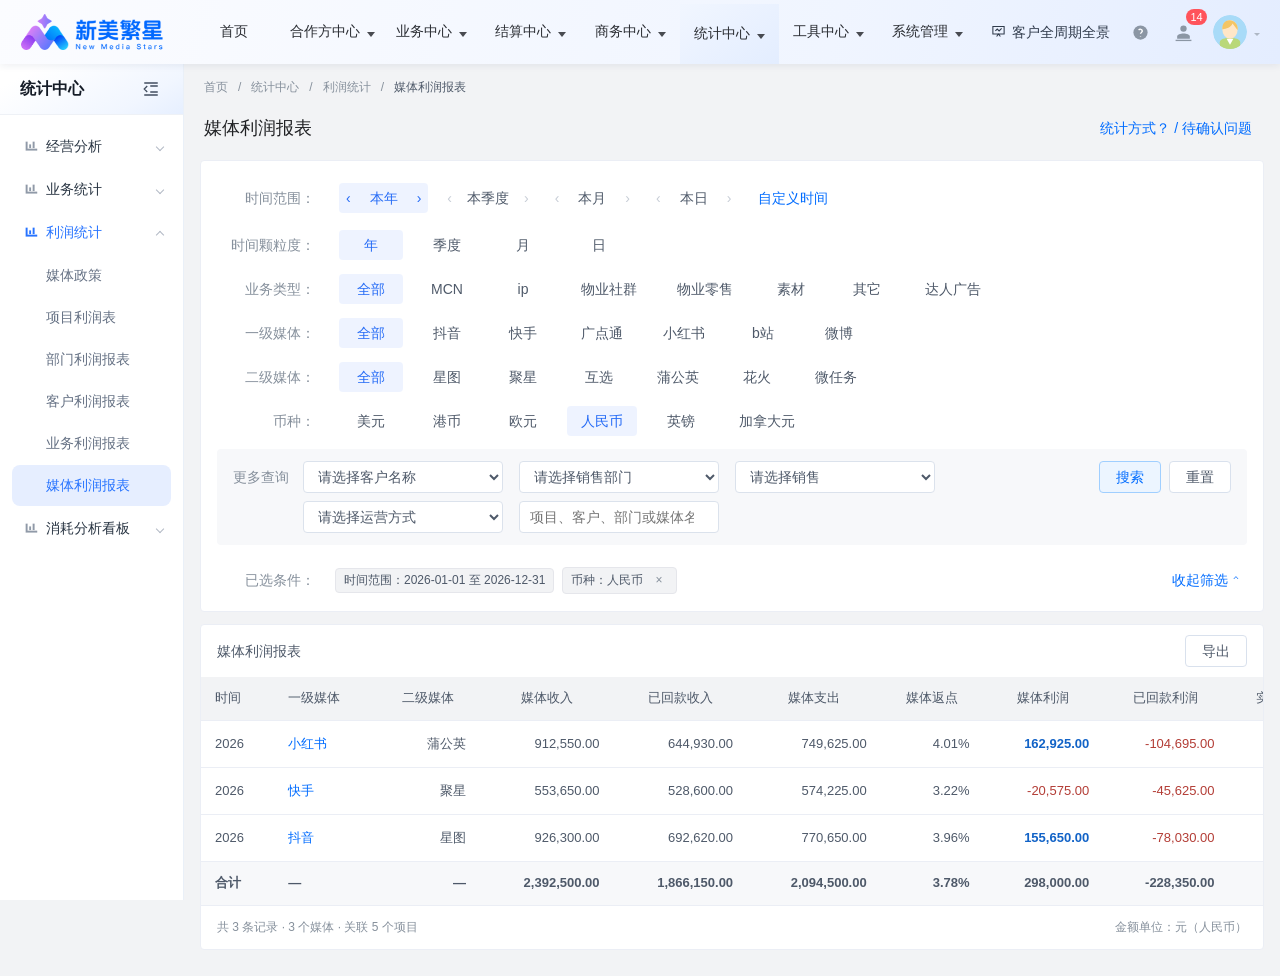
<file: profit-media.html>
<!DOCTYPE html>
<html lang="zh-CN"><head><meta charset="UTF-8"><meta name="viewport" content="width=device-width,initial-scale=1"><title>新美繁星 · 媒体利润报表</title>
<style>
:root{--blue:#006cff;--ink:#24324a;--muted:#65758b;--line:#e5eaf2;--bg:#f4f6fa}*{box-sizing:border-box}body{margin:0;background:var(--bg);color:var(--ink);font:14px/1.6 'Microsoft YaHei',sans-serif}button,input,select{font:inherit}button{cursor:pointer}button:focus-visible,input:focus-visible,select:focus-visible{outline:3px solid #8bbaff;outline-offset:2px}header{height:64px;background:white;border-bottom:1px solid var(--line);display:flex;align-items:center;justify-content:space-between;padding:0 28px}.brand{font-size:20px;font-weight:700}.brand b{color:var(--blue)}.small{color:var(--muted);font-size:12px}.layout{display:flex;min-height:calc(100vh - 64px)}aside{width:190px;background:white;border-right:1px solid var(--line);padding:24px 14px;flex-shrink:0}.nav{padding:13px 16px;color:var(--muted);margin:5px 0}.nav.active{background:#edf4ff;color:var(--blue);border-radius:6px;font-weight:600}main{padding:24px 28px;min-width:0;flex:1}.heading{display:flex;justify-content:space-between;align-items:center;margin-bottom:18px}h1{font-size:24px;margin:2px 0}h2{font-size:16px;margin:0}.button{min-height:44px;padding:8px 18px;border:1px solid #d9e1ed;background:white;border-radius:6px;color:var(--ink)}.primary{background:var(--blue);color:white;border-color:var(--blue)}.badge{background:#edf4ff;color:#145dba;padding:3px 10px;border-radius:4px;font-size:12px}.panel{background:white;border:1px solid var(--line);border-radius:8px;margin-bottom:18px}.filters{padding:20px;display:flex;flex-wrap:wrap;gap:16px;align-items:end}label.field{display:grid;gap:6px;color:var(--muted);font-size:12px}input,select{height:42px;border:1px solid #dbe2ec;border-radius:5px;background:white;padding:0 10px;color:var(--ink);min-width:130px}input[type=search]{width:210px}.notice{display:flex;justify-content:space-between;gap:16px;align-items:center;background:#fff9eb;border:1px solid #f0dfb5;padding:12px 18px;border-radius:6px;margin-bottom:18px;color:#79541a}.link{color:var(--blue);border:0;background:none;padding:8px;min-height:44px}.cards{display:grid;grid-template-columns:repeat(4,1fr);gap:16px;margin-bottom:20px}.card{padding:18px 20px;background:white;border:1px solid var(--line);border-radius:8px}.card .value{font-size:25px;font-weight:650;margin:8px 0;font-variant-numeric:tabular-nums}.card:nth-child(3){border-top:3px solid var(--blue)}.card:nth-child(3) .value{color:var(--blue)}.tabs{display:flex;gap:24px;padding:0 20px;border-bottom:1px solid var(--line);overflow:auto}.tab{border:0;background:none;white-space:nowrap;padding:15px 2px;min-height:50px;color:var(--muted);border-bottom:3px solid transparent}.tab.active{color:var(--blue);border-bottom-color:var(--blue);font-weight:600}.tools{padding:16px 20px;display:flex;justify-content:space-between;align-items:center;gap:16px}.tools label{display:inline-flex;align-items:center;gap:7px}.tools input{min-width:0;height:auto}.scroll{overflow:auto;max-height:570px}table{border-collapse:separate;border-spacing:0;width:100%;white-space:nowrap;font-size:13px}th,td{padding:15px 16px;border-bottom:1px solid var(--line);text-align:right}th{background:#f7f9fc;color:#52627a;font-weight:500}thead tr:first-child th{text-align:center}th.ident,td.ident{text-align:left}thead{position:sticky;top:0;z-index:2}tbody tr:hover td{background:#f6faff}tfoot td{background:#edf4ff;font-weight:600}.profit{color:#1263c7;font-weight:600}.negative{color:#b33d36}.foot{padding:15px 20px;display:flex;justify-content:space-between;color:var(--muted);font-size:12px}.explain{font-size:12px;color:var(--muted);margin:12px 0}dialog{border:0;border-radius:12px;padding:0;width:min(760px,94vw);max-height:85vh;box-shadow:0 20px 80px #14264140}dialog::backdrop{background:#182b4655}.dialoghead{display:flex;justify-content:space-between;align-items:center;padding:18px 24px;border-bottom:1px solid var(--line)}.dialogbody{padding:20px 24px}.question{padding:14px 0;border-bottom:1px solid var(--line)}.question b{display:block;margin-bottom:5px}.detailgrid{display:grid;grid-template-columns:1fr 1fr;gap:12px}.detailrow{display:flex;justify-content:space-between;border-bottom:1px solid var(--line);padding:9px 0}.toast{position:fixed;bottom:24px;left:50%;transform:translateX(-50%);padding:12px 24px;background:#24324a;color:white;border-radius:8px;display:none;z-index:20}@media(max-width:1000px){aside{display:none}main{padding:18px}.cards{grid-template-columns:repeat(2,1fr)}.tools{flex-wrap:wrap}}@media(max-width:550px){header{padding:0 16px}.heading{align-items:start;gap:10px}.cards{gap:8px}.card{padding:12px}.card .value{font-size:20px}.filters .field{width:100%}input[type=search]{width:100%}.notice{align-items:start}.detailgrid{grid-template-columns:1fr}.tabs{gap:18px}}

/* 与现有业务管理报表一致的紧凑筛选与表格布局 */
:root{--ink:#4e5969;--muted:#86909c;--bg:#f2f3f5;--line:#ebeef5}header{height:58px;padding:0 22px}.brand{font-size:19px}.topnav{display:flex;gap:26px;margin-left:40px;flex:1;font-size:14px;color:#4e5969}.topnav .chosen{color:#006cff}.layout{min-height:calc(100vh - 58px)}aside{width:174px;padding:18px 8px}.nav{margin:1px 0;padding:10px 16px;border-radius:0}.nav.active{border-radius:3px}.small{font-size:12px}main{padding:14px 16px}.heading{margin-bottom:12px;padding:0 4px}.heading h1{font-size:18px;font-weight:500;color:#202124}.heading .small:last-child{display:none}.button{min-height:32px;height:32px;padding:4px 16px;border-radius:4px;font-size:14px}.primary{background:#ecf5ff;color:#006cff;border-color:#a0cfff}.panel{border-radius:4px;box-shadow:none;margin-bottom:12px}.notice,.cards{display:none}.filters{display:block;padding:18px 16px 0}.filter-row{display:flex;align-items:center;min-height:32px;margin-bottom:12px;gap:12px}.filter-label{width:110px;text-align:right;padding-right:12px;flex-shrink:0;color:#86909c;font-size:14px}.filter-group{display:flex;flex-wrap:wrap;gap:12px;align-items:center}.choice{min-width:64px;border:0;border-radius:4px;padding:3px 14px;min-height:30px;background:transparent;color:#4e5969}.choice.active{background:#256bf614;color:#256bf6}.choice:hover{background:#f0f4fa}.choice:disabled{color:#b8bec8;cursor:not-allowed}.range-item{display:inline-flex;border-radius:4px;align-items:center}.range-item.active{background:#256bf614}.range-item .choice{padding:3px 8px;min-width:52px;background:none}.arrow{border:0;background:none;color:#256bf6;padding:3px 7px;min-height:30px}.arrow:disabled{color:#c7cdd6;cursor:not-allowed}.custom{display:flex;align-items:center;gap:10px}.custom input{min-width:0;width:146px;height:32px}.more-search{padding:12px 16px;background:#f7f8fa;display:flex;gap:14px;align-items:start;border-radius:4px;margin-top:4px}.more-title{white-space:nowrap;color:#86909c;padding-top:5px}.more-fields{display:flex;flex-wrap:wrap;gap:8px 16px;flex:1}.more-fields select,.more-fields input{width:200px;height:32px;min-width:0;font-size:14px;border-radius:4px}.more-fields .field{gap:0}.more-fields .field>span{position:absolute;width:1px;height:1px;overflow:hidden;clip-path:inset(50%)}.more-actions{display:flex;gap:8px}.selected{display:flex;justify-content:space-between;align-items:center;padding:12px 0;margin-top:4px;gap:16px}.selected-tags{display:flex;align-items:center;flex-wrap:wrap;gap:8px}.tag{background:#f2f3f5;border:1px solid #e5e6eb;border-radius:4px;padding:2px 8px;font-size:12px;color:#4e5969}.tag button{background:none;border:0;color:#86909c;margin-left:6px}.tabs{padding:0 16px;gap:28px}.tab{font-size:14px;padding:10px 0;min-height:42px;border-bottom-width:2px}.tools{padding:10px 16px}.tools h2{font-size:14px;font-weight:500}.tools label{font-size:13px}.table-actions{display:flex;gap:16px;align-items:center}.tools .small{display:none}th,td{padding:11px 14px;font-size:13px}th{background:#f7f8fa;color:#4e5969}thead tr:first-child th{background:#f2f3f5}tfoot td{background:#f7f8fa;color:#4e5969}td .link{min-height:24px;padding:0}.scroll{max-height:600px}.foot{padding:12px 16px}.explain{margin:8px 2px}.link{min-height:32px}.currency-note{font-size:12px;color:#86909c}.hidden,[hidden]{display:none!important}@media(max-width:1150px){.topnav{gap:14px;margin-left:24px}.more-search{flex-wrap:wrap}.more-actions{margin-left:auto}}@media(max-width:800px){.topnav{display:none}.filter-label{width:96px}.filter-row{align-items:start}.more-search{display:block}.more-fields{margin:8px 0}.selected{align-items:start}.custom{flex-wrap:wrap}.tools{align-items:start}.table-actions{flex-wrap:wrap;gap:8px}}@media(max-width:550px){main{padding:10px}.filter-label{width:82px;padding-right:0}.filter-group{gap:5px}.choice{padding:3px 8px;min-width:54px}.more-fields .field{width:100%}.more-fields input,.more-fields select{width:100%}.selected .filter-label{display:none}.selected{gap:5px}.heading h1{font-size:18px}}


#table th:nth-child(1),#table th:nth-child(2),#table td:nth-child(1),#table td:nth-child(2){text-align:left}#table th:last-child,#table td:last-child{text-align:center}#table{min-width:980px}.more-menu{display:inline-block;text-align:left}.more-menu summary{color:#006cff;cursor:pointer;list-style:none;padding:4px 8px;border-radius:4px}.more-menu summary::-webkit-details-marker{display:none}.more-menu[open]{background:#f0f5ff;border-radius:4px}.more-menu .link{display:block;padding:6px 12px;background:white;border:1px solid #dce5f1;border-radius:4px;white-space:nowrap}.more-menu summary:focus-visible{outline:2px solid #006cff}.estimate{color:#86909c}#drawer{position:fixed;inset:0 0 0 auto;margin:0;width:min(760px,100vw);height:100dvh;max-height:100dvh;border-radius:0;overflow:auto;animation:slide-in .2s ease-out}#drawer .dialoghead{position:sticky;top:0;background:white;z-index:2;padding:20px 24px}#drawer-project{margin-top:5px}.drawer-body{padding:24px}.drawer-summary{display:grid;grid-template-columns:repeat(3,1fr);gap:16px;background:#f7f8fa;border-radius:4px;padding:18px;margin-bottom:24px}.drawer-summary strong{display:block;font-size:21px;margin-top:8px;font-variant-numeric:tabular-nums}.chart-title{display:flex;justify-content:space-between;align-items:center;margin-bottom:16px}.legend{font-size:12px;color:#65758b;display:flex;gap:12px}.legend i{display:inline-block;width:8px;height:8px;border-radius:2px;background:#006cff;margin-right:5px}.legend i.loss{background:#ce635c}.chart-frame{border:1px solid #ebeef5;border-radius:4px;padding:14px 8px;background:white}svg.chart{display:block;width:100%;height:auto}.media-table{margin-top:22px}.media-table th,.media-table td{padding:12px 8px;font-size:12px}.media-table th:first-child,.media-table td:first-child{text-align:left}.drawer-note{font-size:12px;color:#86909c;margin:12px 0 0}@keyframes slide-in{from{transform:translateX(30px);opacity:0}to{transform:translateX(0);opacity:1}}@media(prefers-reduced-motion:reduce){#drawer{animation:none}}@media(max-width:550px){.drawer-body{padding:16px}.drawer-summary{gap:8px;padding:12px}.drawer-summary strong{font-size:17px}.legend{gap:6px}.media-table{overflow:auto}}

.distribution-controls{display:flex;flex-wrap:wrap;align-items:center;justify-content:space-between;gap:16px;margin-bottom:22px}.distribution-segment{display:flex;border:1px solid #dce3ed;border-radius:4px;overflow:hidden}.distribution-segment button{border:0;background:white;color:#4e5969;padding:7px 16px;min-height:36px}.distribution-segment button+button{border-left:1px solid #dce3ed}.distribution-segment button.active{background:#ecf5ff;color:#006cff}.distribution-segment button:hover{background:#f3f7fc}.dimension-label{font-size:12px;color:#86909c;margin-bottom:6px}.project-link{color:#006cff;text-decoration:none;cursor:pointer}.project-link:hover{text-decoration:underline}.project-link:focus-visible{outline:2px solid #006cff;outline-offset:3px;border-radius:2px}.report-nav{display:block;text-decoration:none}.report-nav:hover{background:#f2f6fc;color:#006cff}.drawer-summary{grid-template-columns:repeat(4,1fr)}@media(max-width:650px){.drawer-summary{grid-template-columns:repeat(2,1fr)}} .project-status{display:inline-block;padding:2px 8px;border-radius:4px;font-size:12px}.project-status.ongoing{background:#edf4ff;color:#1762c6}.project-status.done{background:#eaf6ef;color:#267446}#table{min-width:1250px}
/* 复刻现有系统：顶部混合导航与统计中心树形侧栏 */
header{height:64px;padding:0;position:sticky;top:0;z-index:10;background:linear-gradient(208deg,#e4ecff,#fafbfc 90%,#fff);box-shadow:0 1px 3px #00000014;border:0}.original-logo{width:200px;flex-shrink:0;display:flex;justify-content:center;align-items:center;padding:15px 26px}.original-logo img{width:148px;max-height:34px;object-fit:contain}.original-topnav{height:64px;display:flex;align-items:stretch;gap:0;flex:1;min-width:0;overflow:visible}.topitem{position:relative;flex-shrink:0}.toptrigger{font-size:14px;font-weight:500;color:#202124;border:0;background:none;height:64px;padding:0 14px;display:flex;align-items:center;gap:6px;white-space:nowrap}.toptrigger:hover{color:#006cff}.topitem.selected .toptrigger{color:#006cff;background:#006cff0a}.topitem.selected:after{content:'';position:absolute;bottom:0;left:18px;right:18px;height:2px;background:#006cff}.topcaret{font-size:10px;color:#86909c}.topdropdown{display:none;position:absolute;top:64px;left:0;width:200px;padding:8px;background:white;border:1px solid #ebeef5;border-radius:4px;box-shadow:0 6px 18px #20304a14;z-index:12}.topitem:focus-within .topdropdown,.topitem:hover .topdropdown{display:block}.topdropdown a{display:block;text-decoration:none;padding:9px 12px;color:#4e5969}.topdropdown a:hover{color:#006cff;background:#edf4ff}.topdropdown .small{padding:6px 12px}.header-tools{display:flex;align-items:center;gap:14px;padding:0 20px;font-size:12px;white-space:nowrap;color:#4e5969}.panorama{padding:5px 10px;border:1px solid #cbd8ef;border-radius:4px;background:#ffffff70;color:#4e5969}.avatar{display:inline-flex;align-items:center;justify-content:center;border-radius:50%;width:26px;height:26px;background:#dce9ff;color:#006cff}.layout{min-height:calc(100vh - 64px)}aside{width:200px;padding:0;background:#fff;border-right:1px solid #ebeef5;position:sticky;top:64px;align-self:flex-start;height:calc(100vh - 64px);overflow:auto}.sidebar-context{padding:16px 20px;font-size:14px;color:#202124;border-bottom:1px solid #f2f3f5;display:flex;justify-content:space-between;align-items:center}.sidegroup{margin:0}.sidegroup>summary{list-style:none;padding:0 18px;height:46px;display:flex;align-items:center;gap:10px;font-size:14px;color:#4e5969;cursor:pointer}.sidegroup>summary::-webkit-details-marker{display:none}.sidegroup>summary:after{content:'⌄';margin-left:auto;color:#b9babf;font-size:16px}.sidegroup[open]>summary:after{content:'⌃'}.sidegroup>summary:hover{background:#f7f8fa}.sidegroup.profit-group>summary{color:#006cff}.sidegroup .nav{display:block;margin:0;border-radius:0;padding:0 12px 0 44px;height:42px;line-height:42px;font-size:14px;font-weight:400;text-decoration:none;color:#4e5969}.sidegroup .nav.active{color:#006cff;background:#006cff0d;border-right:2px solid #006cff}.sidegroup .nav:hover{color:#006cff;background:#f5f8ff}.side-bottom{padding:12px 20px;font-size:12px;color:#86909c;border-top:1px solid #f2f3f5;margin-top:16px}.breadcrumb-strip{display:flex;align-items:center;gap:10px;font-size:12px;color:#86909c;margin-bottom:12px;padding:0 4px}.breadcrumb-strip b{font-weight:400;color:#4e5969}.workspace-tab{background:white;border:1px solid #ebeef5;border-radius:4px;padding:6px 14px;margin-bottom:14px;font-size:13px;color:#006cff;display:inline-block}.heading .small:first-child{display:none}@media(max-width:1350px){.header-tools .panorama{display:none}.toptrigger{padding:0 10px}.header-tools{padding:0 12px;gap:8px}}@media(max-width:1050px){.header-tools{display:none}.original-logo{width:174px;padding:12px}.original-logo img{width:138px}.toptrigger{padding:0 8px}aside{width:180px}}@media(max-width:800px){aside{display:none}.original-topnav{overflow-x:auto}.topdropdown{display:none!important}.original-logo{width:150px}.toptrigger{padding:0 12px}}
.chart-title{flex-wrap:wrap;gap:10px}.legend{flex-wrap:wrap}.chart-frame{overflow-x:auto}.chart-frame .chart{min-width:630px}.source-tabs{display:flex;gap:24px;border-bottom:1px solid #ebeef5;margin:0 0 20px}.source-tabs button{background:none;border:0;border-bottom:2px solid transparent;padding:12px 2px;color:#65758b;cursor:pointer}.source-tabs button.active{color:#006cff;border-bottom-color:#006cff}.source-summary{display:flex;flex-wrap:wrap;gap:16px;padding:14px 16px;background:#f7f8fa;margin-bottom:16px;font-size:13px}.source-summary b{margin-left:8px;font-variant-numeric:tabular-nums}.source-table-wrap{overflow:auto;max-height:540px}.source-table{min-width:850px}.source-table th,.source-table td{padding:12px 10px;text-align:left}.source-table th:nth-last-child(-n+2),.source-table td:nth-last-child(-n+2){text-align:right}.source-table thead{position:sticky;top:0;z-index:1}.source-table .small{margin-top:3px}</style><link rel="stylesheet" href="assets/navigation.css">
<script src="assets/navigation.js" defer></script>
</head><body>
<header><a class="original-logo" href="profit-project.html" aria-label="新美繁星"><img src="[data-uri]" alt="新美繁星"></a><nav class="original-topnav" aria-label="一级导航"><div class="topitem"><button type="button" class="toptrigger">首页</button></div><div class="topitem"><button type="button" class="toptrigger">合作方中心<span class="topcaret">▾</span></button></div><div class="topitem"><button type="button" class="toptrigger">业务中心<span class="topcaret">▾</span></button></div><div class="topitem"><button type="button" class="toptrigger">结算中心<span class="topcaret">▾</span></button></div><div class="topitem"><button type="button" class="toptrigger">商务中心<span class="topcaret">▾</span></button></div><div class="topitem selected"><button type="button" class="toptrigger" aria-current="true">统计中心<span class="topcaret">▾</span></button><div class="topdropdown"><div class="small">利润统计</div><a href="media-policy.html">媒体政策</a><a href="profit-project.html">项目利润表</a><a href="profit-department.html">部门利润报表</a><a href="profit-customer.html">客户利润报表</a><a href="profit-business.html">业务利润报表</a><a href="profit-media.html">媒体利润报表</a></div></div><div class="topitem"><button type="button" class="toptrigger">工具中心<span class="topcaret">▾</span></button></div><div class="topitem"><button type="button" class="toptrigger">系统管理<span class="topcaret">▾</span></button></div></nav><div class="header-tools"><span class="panorama">客户全周期全景</span><span aria-label="通知"><svg width="16" height="16" viewBox="0 0 20 20" aria-hidden="true" style="vertical-align:middle"><path d="M5 13V8a5 5 0 0 1 10 0v5l2 2H3l2-2m3 4h4" fill="none" stroke="currentColor" stroke-width="1.4" stroke-linejoin="round"/></svg> 0</span><span class="avatar">A</span><span>admin⌄</span></div></header>
<div class="layout"><aside aria-label="统计中心菜单"><div class="sidebar-context">统计中心<span>≡</span></div><details class="sidegroup"><summary><svg viewBox="0 0 20 20" width="16" height="16" aria-hidden="true"><path d="M3 3v14h14M6 12V8m4 4V5m4 7V9" fill="none" stroke="currentColor" stroke-width="1.4" stroke-linecap="round"/></svg>经营分析</summary><span class="nav">业务管理报表</span><span class="nav">应收统计报表</span><span class="nav">应付统计报表</span><span class="nav">欠款统计报表</span><span class="nav">回款健康统计</span><span class="nav">逾期报表统计</span><span class="nav">业绩报表统计</span></details><details class="sidegroup"><summary><svg viewBox="0 0 20 20" width="16" height="16" aria-hidden="true"><path d="M3 3v14h14M6 12V8m4 4V5m4 7V9" fill="none" stroke="currentColor" stroke-width="1.4" stroke-linecap="round"/></svg>业务统计</summary><span class="nav">业务统计</span></details><details class="sidegroup profit-group" open><summary><svg viewBox="0 0 20 20" width="16" height="16" aria-hidden="true"><path d="M3 3v14h14M6 12V8m4 4V5m4 7V9" fill="none" stroke="currentColor" stroke-width="1.4" stroke-linecap="round"/></svg>利润统计</summary><a class="nav report-nav" href="media-policy.html">媒体政策</a><a class="nav report-nav" href="profit-project.html">项目利润表</a><a class="nav report-nav" href="profit-department.html">部门利润报表</a><a class="nav report-nav" href="profit-customer.html">客户利润报表</a><a class="nav report-nav" href="profit-business.html">业务利润报表</a><a class="nav report-nav active" href="profit-media.html" aria-current="page">媒体利润报表</a></details><details class="sidegroup"><summary><svg viewBox="0 0 20 20" width="16" height="16" aria-hidden="true"><path d="M3 3v14h14M6 12V8m4 4V5m4 7V9" fill="none" stroke="currentColor" stroke-width="1.4" stroke-linecap="round"/></svg>消耗分析看板</summary></details><div class="side-bottom"></div></aside>
<main><div class="breadcrumb-strip"><span>首页</span><span>/</span><span>统计中心</span><span>/</span><span>利润统计</span><span>/</span><b>媒体利润报表</b></div><div class="heading"><div><div class="small">统计中心 / 利润统计 / 媒体利润报表</div><h1>媒体利润报表</h1><div class="small">从项目到经营维度，查看收入、成本与利润贡献</div></div><button class="link" id="questions">统计方式？ / 待确认问题</button></div>
<form class="panel filters" id="filters">
<div id="filter-content">
<div class="filter-row"><span class="filter-label">时间范围：</span><div class="filter-group" id="ranges"></div><div class="custom"><button type="button" class="link" id="custom-toggle">自定义时间</button><div id="custom-dates" hidden><input type="date" id="start" aria-label="开始日期"> 至 <input type="date" id="end" aria-label="结束日期"></div></div></div>
<div class="filter-row"><span class="filter-label">时间颗粒度：</span><div class="filter-group" id="grains"></div></div>
<div class="filter-row"><span class="filter-label">业务类型：</span><div class="filter-group" id="business-choices"></div></div>
<div class="filter-row"><span class="filter-label">一级媒体：</span><div class="filter-group" id="media-choices"></div></div><div class="filter-row"><span class="filter-label">二级媒体：</span><div class="filter-group" id="submedia-choices"></div></div>
<div class="filter-row"><span class="filter-label">币种：</span><div class="filter-group" id="currency-choices"></div></div>
<div class="more-search"><span class="more-title">更多查询</span><div class="more-fields">
<label class="field"><span>客户名称</span><select id="client" aria-label="客户名称"><option value="">请选择客户名称</option><option>星禾美妆</option><option>云川食品</option><option>悦享生活</option></select></label>
<label class="field"><span>销售部门</span><select id="department" aria-label="销售部门"><option value="全部部门">请选择销售部门</option><option>品牌一部</option><option>品牌二部</option></select></label>
<label class="field"><span>销售</span><select id="sales" aria-label="销售"><option value="全部销售">请选择销售</option><option>张敏</option><option>李晨</option><option>王悦</option></select></label>
<label class="field"><span>运营方式</span><select id="operation" aria-label="运营方式"><option value="全部方式">请选择运营方式</option><option>自运</option><option>客运</option></select></label>
<label class="field"><span>名称搜索</span><input type="search" id="keyword" placeholder="项目、客户、部门或媒体名称" aria-label="名称搜索"></label>
</div><div class="more-actions"><button class="button primary" type="submit">搜索</button><button class="button" type="reset">重置</button></div></div>
</div><div class="selected"><div class="selected-tags" id="selected-tags"></div><button class="link" id="collapse" type="button" aria-expanded="true">收起筛选 ⌃</button></div>
</form>

<section class="panel"><div class="tools"><h2>媒体利润报表</h2><button class="button" id="export">导出</button></div><div class="scroll" tabindex="0" aria-label="媒体利润报表"><table id="table"></table></div><div class="foot"><span id="count"></span><span>金额单位：元（人民币）</span></div></section>
</main></div>
<dialog id="dialog"><div class="dialoghead"><h2 id="dialogtitle"></h2><button class="button" id="close">关闭</button></div><div class="dialogbody" id="dialogbody"></div></dialog><div class="toast" id="toast" role="status"></div>
<dialog id="drawer" aria-labelledby="drawer-title"><div class="dialoghead"><div><h2 id="drawer-title">媒体分布分析</h2><div id="drawer-project" class="small"></div></div><button class="button" id="drawer-close" autofocus>关闭</button></div><div id="drawer-content" class="drawer-body"></div></dialog>
<script>
const $=id=>document.getElementById(id), money=n=>n.toLocaleString('zh-CN',{minimumFractionDigits:2,maximumFractionDigits:2});
const incomeNames=['客户充值','达人返点','媒体返点','其他收入'],costNames=['媒体成本','水下下单','客户营销费','投流成本','其他成本'];
const data=[
{id:'XM202609001',name:'秋季新品种草项目',client:'星禾美妆',sales:'张敏',dept:'品牌一部',business:'达人广告',op:'自运',media:'小红书',month:'2026-09',inc:[500000,20000,15000,5000],refund:10000,cost:[340000,45000,20000,35000,5000]},
{id:'XM202609002',name:'品牌直播推广项目',client:'云川食品',sales:'李晨',dept:'品牌一部',business:'达人广告',op:'客运',media:'抖音',month:'2026-09',inc:[800000,35000,24000,6000],refund:20000,cost:[670000,30000,24000,10000,8000]},
{id:'XM202609003',name:'城市生活推广项目',client:'悦享生活',sales:'王悦',dept:'品牌二部',business:'达人广告',op:'自运',media:'抖音',month:'2026-09',inc:[300000,12000,9000,2000],refund:0,cost:[220000,18000,10000,40000,3000]},
{id:'XM202609004',name:'双节内容合作项目',client:'星禾美妆',sales:'张敏',dept:'品牌一部',business:'达人广告',op:'客运',media:'快手',month:'2026-09',inc:[250000,8000,7500,0],refund:15000,cost:[215000,18000,9000,5000,6000]},
{id:'XM202608005',name:'夏日品牌推广项目',client:'云川食品',sales:'李晨',dept:'品牌一部',business:'达人广告',op:'自运',media:'小红书',month:'2026-08',inc:[420000,16000,10000,3000],refund:5000,cost:[290000,24000,15000,30000,4500]}];
const report={"kind": "media", "label": "媒体", "key": "media", "title": "媒体利润报表", "dimensions": [["id", "项目"], ["client", "客户"], ["business", "业务类型"]]};
let current=[],filtered=[],drawerTrigger=null;
const expectedRates=[0.18,0.15,0.12,0.10,0.20];
const mediaTree={'抖音':'星图','快手':'聚星','广点通':'互选','小红书':'蒲公英','b站':'花火','微博':'微任务'};
const state={range:'year',offset:0,grain:'年',business:'全部',media:'全部',submedia:'全部',currency:'人民币'};
const anchor=new Date(2026,9,12);
const dateString=d=>d.getFullYear()+'-'+String(d.getMonth()+1).padStart(2,'0')+'-'+String(d.getDate()).padStart(2,'0');
function setRange(){let y=anchor.getFullYear(),m=anchor.getMonth(),o=state.offset,a,b;if(state.range==='year'){a=new Date(y+o,0,1);b=new Date(y+o,11,31)}else if(state.range==='quarter'){a=new Date(y,Math.floor(m/3)*3+o*3,1);b=new Date(a.getFullYear(),a.getMonth()+3,0)}else if(state.range==='month'){a=new Date(y,m+o,1);b=new Date(a.getFullYear(),a.getMonth()+1,0)}else if(state.range==='day'){a=new Date(y,m,anchor.getDate()+o);b=a}else{return} $('start').value=dateString(a);$('end').value=dateString(b)}
function period(r){const d=r.date;return state.grain==='年'?d.slice(0,4):state.grain==='季度'?d.slice(0,4)+'-Q'+Math.ceil(Number(d.slice(5,7))/3):state.grain==='日'?d:d.slice(0,7)}
data.forEach((r,i)=>{r.date=r.month+'-'+String([5,12,18,25,16][i]).padStart(2,'0');r.expected=expectedRates[i]});
// 每个项目有多媒体业务明细；分类金额分配后与项目总额一致。
const transactions=data.flatMap(r=>[r.media,...['小红书','抖音','快手'].filter(m=>m!==r.media)].map((media,i)=>({...r,media,business:['达人广告','MCN','素材'][i],inc:r.inc.map(v=>Math.round(v*[.5,.3,.2][i]*100)/100),refund:Math.round(r.refund*[.5,.3,.2][i]*100)/100,cost:r.cost.map(v=>Math.round(v*[.45,.3,.25][i]*100)/100)})));


const esc=s=>String(s).replace(/[&<>"']/g,c=>({'&':'&amp;','<':'&lt;','>':'&gt;','"':'&quot;',"'":'&#39;'}[c]));
// 已回款收入为演示金额，按业务明细归集，不影响利润口径。
transactions.forEach((r,i)=>r.received=Math.round((r.inc.reduce((a,b)=>a+b,0)-r.refund)*[.8,.6,1][i%3]*100)/100);
transactions.forEach(r=>{r.overdue=Math.round(((r.inc.reduce((a,b)=>a+b,0)-r.refund)-r.received)*.25*100)/100;r.collectedProfit=Math.round((r.received-r.cost.reduce((a,b)=>a+b,0))*100)/100;r.status=['XM202609002','XM202608005'].includes(r.id)?'已完成':'进行中'});
function total(rows){const r={inc:[0,0,0,0],cost:[0,0,0,0,0],refund:0};rows.forEach(a=>{a.inc.forEach((v,i)=>r.inc[i]+=v);a.cost.forEach((v,i)=>r.cost[i]+=v);r.refund+=a.refund});r.received=rows.reduce((sum,a)=>sum+a.received,0);r.overdue=rows.reduce((n,a)=>n+a.overdue,0);r.collectedProfit=rows.reduce((n,a)=>n+a.collectedProfit,0);r.mediaRebate=rows.reduce((n,a)=>n+a.inc[2],0);r.mediaRebateRate=r.cost[0]?r.mediaRebate/r.cost[0]:null;r.revenue=r.inc.reduce((a,b)=>a+b,0)-r.refund;r.expense=r.cost.reduce((a,b)=>a+b,0);r.profit=r.revenue-r.expense;r.rate=r.revenue?r.profit/r.revenue:null;r.expected=r.revenue?rows.reduce((sum,x)=>sum+(x.inc.reduce((a,b)=>a+b,0)-x.refund)*x.expected,0)/r.revenue:null;return r}
const headers=['时间','一级媒体','二级媒体',report.label+'收入','已回款收入',report.label+'支出','媒体返点',report.label+'利润','已回款利润','实际利润率','更多'];
const percent=n=>n===null?'—':(n*100).toFixed(2)+'%';
function render(){filtered=transactions.filter(r=>r.date>=$('start').value&&r.date<=$('end').value&&(state.business==='全部'||r.business===state.business)&&(state.media==='全部'||r.media===state.media)&&(state.submedia==='全部'||mediaTree[r.media]===state.submedia)&&state.currency==='人民币'&&(!$('client').value||r.client===$('client').value)&&($('department').value==='全部部门'||r.dept===$('department').value)&&($('sales').value==='全部销售'||r.sales===$('sales').value)&&($('operation').value==='全部方式'||r.op===$('operation').value)&&[r.id,r.name,r.client,r.dept,r.media].some(x=>x.includes($('keyword').value.trim())));
const groups=new Map();filtered.forEach(r=>{const key=JSON.stringify([period(r),r[report.key]]);if(!groups.has(key))groups.set(key,[]);groups.get(key).push(r)});current=[...groups.values()].map(rows=>({...rows[0],id:rows[0][report.key],name:rows[0][report.key],period:period(rows[0]),...total(rows),rows})).sort((a,b)=>b.period.localeCompare(a.period)||a.id.localeCompare(b.id));const t=total(filtered);
$('table').innerHTML=`<thead><tr>${headers.map(x=>`<th scope="col">${x}</th>`).join('')}</tr></thead><tbody>${current.length?current.map((r,i)=>`<tr><td>${r.period}</td><td><a class="project-link" href="#/${report.kind}/detail/${encodeURIComponent(r.id)}" aria-label="查看${report.label}：${esc(r.name)}">${esc(r.name)}</a></td><td>${mediaTree[r.name]}</td><td>${money(r.revenue)}</td><td>${money(r.received)}</td><td>${money(r.expense)}</td><td>${percent(r.mediaRebateRate)}</td><td class="${r.profit<0?'negative':'profit'}">${money(r.profit)}</td><td class="${r.collectedProfit<0?'negative':'profit'}">${money(r.collectedProfit)}</td><td class="${r.rate<0?'negative':''}">${percent(r.rate)}</td><td><button class="link" data-distribution="${i}">利润分布</button></td></tr>`).join(''):`<tr><td colspan="${headers.length}" style="text-align:center;padding:48px">没有符合条件的媒体，请调整筛选条件。</td></tr>`}</tbody><tfoot><tr><td>合计</td><td>—</td><td>—</td><td>${money(t.revenue)}</td><td>${money(t.received)}</td><td>${money(t.expense)}</td><td>${percent(t.mediaRebateRate)}</td><td>${money(t.profit)}</td><td>${money(t.collectedProfit)}</td><td>${percent(t.rate)}</td><td>—</td></tr></tfoot>`;
$('count').textContent=`共 ${current.length} 条记录 · ${new Set(filtered.map(r=>r[report.key])).size} 个${report.label} · 关联 ${new Set(filtered.map(r=>r.id)).size} 个项目`;
$('table').querySelectorAll('[data-distribution]').forEach(b=>b.onclick=()=>{drawerTrigger=b;showDistribution(current[Number(b.dataset.distribution)])});
}
let drawerRecord=null,drawerDimension='media',drawerMetric='profit';
const metrics={profit:'利润',revenue:'收入',expense:'成本'};
function distribution(r,dimension=report.dimensions[0][0]){const groups=new Map();r.rows.forEach(x=>{const key=x[dimension];if(!groups.has(key))groups.set(key,[]);groups.get(key).push(x)});return [...groups].map(([label,rows])=>({label:dimension==='id'?rows[0].name:label,...total(rows)}))}
function showDistribution(r){sourceTab='distribution';drawerRecord=r;drawerDimension=report.dimensions[0][0];drawerMetric='profit';renderDistribution();$('drawer').showModal()}

let sourceTab='distribution';
function sourceRecords(record){const income=[],cost=[];record.rows.forEach(x=>{const suffix=x.id.replace('XM','')+'-'+Object.keys(mediaTree).indexOf(x.media),media=x.media+'-'+mediaTree[x.media];const push=(arr,type,party,name,prefix,amount,refund=0)=>{if(amount===0&&refund===0)return;arr.push({type,party,name,document:prefix+suffix,date:x.date,amount,refund})};push(income,'销售单充值','客户',x.client,'SA',x.inc[0],x.refund);push(income,'达人返点','达人','星禾达人工作室','DR',x.inc[1]);push(income,'媒体返点','媒体',media,'MT',x.inc[2]);const supplier=Math.round(x.inc[3]*50)/100;push(income,'供应商返点','供应商','星河内容供应商','GY',supplier);push(income,'其他收入','客户',x.client,'SR',x.inc[3]-supplier);push(cost,'消耗','媒体',media,'XH',x.cost[0]);push(cost,'采购成本','供应商','星河内容供应商','CG',x.cost[1]);push(cost,'项目报销','员工',x.sales,'BX',x.cost[2]);push(cost,'消耗','媒体',media,'TL',x.cost[3]);push(cost,'项目报销','员工',x.sales,'BXQT',x.cost[4])});return {income,cost}}
function sourceTable(rows,kind){const income=kind==='income',gross=rows.reduce((s,x)=>s+x.amount,0),refund=rows.reduce((s,x)=>s+x.refund,0);return `<div class="source-summary"><span>${income?'收入':'成本'}金额 <b>${money(gross)}</b></span>${income?`<span>退款金额 <b>${money(refund)}</b></span>`:''}${income?`<span>净收入 <b>${money(gross-refund)}</b></span>`:''}</div><div class="source-table-wrap" tabindex="0" aria-label="${income?'收入':'成本'}来源明细"><table class="source-table"><thead><tr><th>${income?'收入':'成本'}类型</th><th>交易对象</th><th>名称</th><th>来源单据</th><th>${income?'收入':'成本'}金额</th>${income?'<th>退款金额</th>':''}</tr></thead><tbody>${rows.length?rows.map(x=>`<tr><td>${esc(x.type)}</td><td>${esc(x.party)}</td><td>${esc(x.name)}</td><td><a class="project-link" href="#/source/${encodeURIComponent(x.document)}">${esc(x.document)}</a><div class="small">${x.date}</div></td><td>${money(x.amount)}</td>${income?`<td>${money(x.refund)}</td>`:''}</tr>`).join(''):'<tr><td colspan="${income?6:5}" style="text-align:center;padding:28px">暂无来源明细</td></tr>'}</tbody><tfoot><tr><td colspan="4">合计</td><td>${money(gross)}</td>${income?`<td>${money(refund)}</td>`:''}</tr></tfoot></table></div>`}
function sourcePanels(r){const rows=sourceRecords(r);return `<section data-source-panel="income" ${sourceTab==='income'?'':'hidden'}>${sourceTable(rows.income,'income')}</section><section data-source-panel="cost" ${sourceTab==='cost'?'':'hidden'}>${sourceTable(rows.cost,'cost')}</section>`}
function bindSourceTabs(){ $('drawer-content').querySelectorAll('[data-source-tab]').forEach(b=>b.onclick=()=>{sourceTab=b.dataset.sourceTab;$('drawer-content').querySelectorAll('[data-source-panel]').forEach(p=>p.hidden=p.dataset.sourcePanel!==sourceTab);$('drawer-content').querySelectorAll('[data-source-tab]').forEach(t=>{t.classList.toggle('active',t.dataset.sourceTab===sourceTab);t.setAttribute('aria-selected',String(t.dataset.sourceTab===sourceTab))})})}

function stackedDistributionChart(parts,label){const width=390,start=200,max=Math.max(1,...parts.map(p=>Math.max(p.revenue,p.expense))),scale=width/max,height=parts.length*120+40;const blue='#4386e8',gray='#a6b4c8',green='#22966b',red='#d45c5c';const rect=(x,y,w,color,title)=>`<rect x="${x}" y="${y}" width="${Math.max(0,w)}" height="22" rx="2" fill="${color}"><title>${esc(title)}</title></rect>`;return `<svg class="chart" viewBox="0 0 760 ${height}" role="img" aria-label="收入、成本与利润堆叠分布"><title>收入、成本与利润，单位元</title><line x1="${start}" x2="${start}" y1="12" y2="${height-20}" stroke="#dbe2ec"/>${parts.map((p,i)=>{const y=18+i*120,pos=p.profit>=0,common=Math.min(p.revenue,p.expense)*scale;const revenue=pos?rect(start,y,common,gray,'成本 '+money(p.expense))+rect(start+common,y,p.profit*scale,green,'盈利 '+money(p.profit)):rect(start,y,p.revenue*scale,blue,'收入 '+money(p.revenue));const expense=pos?rect(start,y+34,p.expense*scale,gray,'成本 '+money(p.expense)):rect(start,y+34,common,blue,'收入 '+money(p.revenue))+rect(start+common,y+34,-p.profit*scale,red,'亏损 '+money(-p.profit));return `<text x="8" y="${y+17}" font-size="13" fill="#4e5969">${esc(label(p))}</text><text x="156" y="${y+16}" font-size="12" fill="#65758b">收入</text><text x="156" y="${y+50}" font-size="12" fill="#65758b">成本</text>${revenue}${expense}<text x="${start+p.revenue*scale+9}" y="${y+16}" font-size="12" fill="#4e5969">${money(p.revenue)}</text><text x="${start+p.expense*scale+9}" y="${y+50}" font-size="12" fill="#4e5969">${money(p.expense)}</text><text x="${start}" y="${y+83}" font-size="12" fill="${pos?green:red}">利润 ${pos?'+':''}${money(p.profit)}</text><line x1="8" x2="745" y1="${y+100}" y2="${y+100}" stroke="#f2f3f5"/>`}).join('')}</svg>`}
function renderDistribution(){const r=drawerRecord;const dim=report.dimensions.find(x=>x[0]===drawerDimension)[1],metric=metrics[drawerMetric];const parts=distribution(r,drawerDimension).sort((a,b)=>Math.max(b.revenue,b.expense)-Math.max(a.revenue,a.expense));
$('drawer-project').textContent=r.name+' · '+r.period;
$('drawer-content').innerHTML=`<div class="drawer-summary"><div><span class="small">媒体收入</span><strong>${money(r.revenue)}</strong></div><div><span class="small">已回款收入</span><strong>${money(r.received)}</strong></div><div><span class="small">媒体成本</span><strong>${money(r.expense)}</strong></div><div><span class="small">媒体利润</span><strong class="${r.profit<0?'negative':'profit'}">${money(r.profit)}</strong></div></div>
<div class="source-tabs" role="tablist" aria-label="分布与来源">${[['distribution','分布分析'],['income','收入来源'],['cost','成本来源']].map(([k,n])=>`<button role="tab" class="${sourceTab===k?'active':''}" aria-selected="${sourceTab===k}" data-source-tab="${k}">${n}</button>`).join('')}</div><section data-source-panel="distribution" ${sourceTab==='distribution'?'':'hidden'}><div class="distribution-controls"><div><div class="dimension-label">分布维度</div><div class="distribution-segment" aria-label="分布维度">${report.dimensions.map(([k,n])=>`<button class="${drawerDimension===k?'active':''}" aria-pressed="${drawerDimension===k}" data-dimension="${k}">${n}</button>`).join('')}</div></div></div>
<div class="chart-title"><h2>各${dim}收入、成本与利润分布</h2><div class="legend"><span><i style="background:#4386e8"></i>收入</span><span><i style="background:#a6b4c8"></i>成本</span><span><i style="background:#22966b"></i>盈利</span><span><i style="background:#d45c5c"></i>亏损</span></div></div><div class="chart-frame">${stackedDistributionChart(parts,m=>drawerDimension==='media'?m.label+'-'+mediaTree[m.label]:m.label)}</div>
<div class="media-table"><table><thead><tr><th>${dim}</th><th>收入</th><th>已回款收入</th><th>成本</th><th>利润</th><th>实际利润率</th></tr></thead><tbody>${parts.map(m=>`<tr><td>${esc(drawerDimension==='media'?m.label+'-'+mediaTree[m.label]:m.label)}</td><td>${money(m.revenue)}</td><td>${money(m.received)}</td><td>${money(m.expense)}</td><td class="${m.profit<0?'negative':'profit'}">${money(m.profit)}</td><td>${percent(m.rate)}</td></tr>`).join('')}</tbody><tfoot><tr><td>合计</td><td>${money(r.revenue)}</td><td>${money(r.received)}</td><td>${money(r.expense)}</td><td>${money(r.profit)}</td><td>${percent(r.rate)}</td></tr></tfoot></table></div></section>${sourcePanels(r)}`;
bindSourceTabs();
$('drawer-content').querySelectorAll('[data-dimension]').forEach(b=>b.onclick=()=>{drawerDimension=b.dataset.dimension;renderDistribution();$('drawer-content').querySelector('[data-dimension="'+drawerDimension+'"]').focus()});$('drawer-content').querySelectorAll('[data-metric]').forEach(b=>b.onclick=()=>{drawerMetric=b.dataset.metric;renderDistribution();$('drawer-content').querySelector('[data-metric="'+drawerMetric+'"]').focus()});}
$('drawer-close').onclick=()=>$('drawer').close();$('drawer').addEventListener('close',()=>drawerTrigger?.focus());$('drawer').addEventListener('click',e=>{if(e.target===$('drawer')){const r=$('drawer').getBoundingClientRect();if(e.clientX<r.left||e.clientX>r.right)$('drawer').close()}});
function openDialog(title,html){$('dialogtitle').textContent=title;$('dialogbody').innerHTML=html;$('dialog').showModal()}
const questions=[['综合返点加权口径','按二级行业的预计／实际消耗、收入占比还是其他权重计算？预计与实际是否分别使用不同权重？当前政策页仅用示例权重演示，待确认。'],['销售利润归集','销售利润是否等于关联项目利润之和？多个销售共同负责时如何分配？'],['AE是否统计','当前原型不包含AE利润；保留此前提出的待确认问题。'],['收入与成本分类','需要展示具体种类，还是只看几大类？本版暂按达人业务四类收入、五类成本展示。'],['是否查看消耗','是否展示消耗？只看总消耗，还是区分有效、自运和客运消耗？本版暂未加消耗列。'],['收入确认口径','按已消耗金额、全部充值金额，还是按结算方式：充值结算按充值计入，消耗结算按已消耗计入？'],['退款金额处理','退款是否扣减收入合计？归属退款发生期间还是原业务期间？本版仅示例扣减收入。'],['成本及返点是否重复','媒体成本是否包含水下下单或投流成本？返点是否已抵减成本？返点用预计还是已确认金额？']];
$('questions').onclick=()=>openDialog('待确认问题',questions.map((q,i)=>`<div class="question"><b>${i+1}. ${q[0]}</b><span>${q[1]}</span></div>`).join(''));$('close').onclick=()=>$('dialog').close();$('dialog').addEventListener('click',e=>{if(e.target===$('dialog')){const r=$('dialog').getBoundingClientRect();if(e.clientX<r.left||e.clientX>r.right||e.clientY<r.top||e.clientY>r.bottom)$('dialog').close()}});$('filters').onsubmit=e=>{e.preventDefault();if($('start').value>$('end').value){$('end').setCustomValidity('结束日期不能早于开始日期');$('end').reportValidity();return} $('end').setCustomValidity('');render();renderSelected()};$('end').oninput=()=>$('end').setCustomValidity('');$('filters').onreset=()=>setTimeout(()=>{Object.assign(state,{range:'year',offset:0,grain:'年',business:'全部',media:'全部',submedia:'全部',currency:'人民币'});setRange();$('custom-dates').hidden=true;renderChoices();render();renderSelected()},0);
$('export').onclick=()=>{const t=total(filtered);const rows=[headers,...current.map(r=>[r.period,r.name,mediaTree[r.name],r.revenue,r.received,r.expense,percent(r.mediaRebateRate),r.profit,r.collectedProfit,percent(r.rate),'利润分布']),['合计','—','—',t.revenue,t.received,t.expense,percent(t.mediaRebateRate),t.profit,t.collectedProfit,percent(t.rate),'—']];const csv=rows.map(row=>row.map(v=>'"'+String(v).replace(/"/g,'""')+'"').join(',')).join('\r\n');const url=URL.createObjectURL(new Blob(['\ufeff'+csv],{type:'text/csv;charset=utf-8;'}));const a=document.createElement('a');a.href=url;a.download='media-profit-'+$('start').value+'至'+$('end').value+'-示例.csv';a.click();setTimeout(()=>URL.revokeObjectURL(url),1000)};
function choices(id,items,value,fn){$(id).innerHTML=items.map(x=>`<button type="button" class="choice ${x===value?'active':''}" aria-pressed="${x===value}">${x}</button>`).join('');$(id).querySelectorAll('button').forEach((b,i)=>b.onclick=()=>fn(items[i]))}
function apply(){renderChoices();render();renderSelected()}
function renderChoices(){const opts=[['year','本年'],['quarter','本季度'],['month','本月'],['day','本日']];$('ranges').innerHTML=opts.map(([k,n])=>`<span class="range-item ${state.range===k?'active':''}"><button type="button" class="arrow" data-range="${k}" data-step="-1" aria-label="上一${n.slice(1)}" ${state.range!==k?'disabled':''}>‹</button><button type="button" class="choice ${state.range===k?'active':''}" aria-pressed="${state.range===k}" data-range="${k}">${state.range===k&&state.offset!==0?'所选'+n.slice(1):n}</button><button type="button" class="arrow" data-range="${k}" data-step="1" aria-label="下一${n.slice(1)}" ${state.range!==k?'disabled':''}>›</button></span>`).join('');$('ranges').querySelectorAll('button').forEach(b=>b.onclick=()=>{if(b.dataset.step){state.offset+=Number(b.dataset.step)}else{state.range=b.dataset.range;state.offset=0}setRange();$('custom-dates').hidden=true;apply()});choices('grains',['年','季度','月','日'],state.grain,x=>{state.grain=x;apply()});choices('business-choices',['全部','MCN','ip','物业社群','物业零售','素材','其它','达人广告'],state.business,x=>{state.business=x;apply()});choices('media-choices',['全部',...Object.keys(mediaTree)],state.media,x=>{state.media=x;state.submedia='全部';apply()});choices('submedia-choices',['全部',...(state.media==='全部'?Object.values(mediaTree):[mediaTree[state.media]])],state.submedia,x=>{state.submedia=x;if(x!=='全部')state.media=Object.keys(mediaTree).find(k=>mediaTree[k]===x);apply()});choices('currency-choices',['美元','港币','欧元','人民币','英镑','加拿大元'],state.currency,x=>{state.currency=x;apply()})}
function renderSelected(){let tags=[['时间范围：'+$('start').value+' 至 '+$('end').value,null]];if(state.business!=='全部')tags.push(['业务类型：'+state.business,'business']);if(state.media!=='全部')tags.push(['一级媒体：'+state.media,'media']);if(state.submedia!=='全部')tags.push(['二级媒体：'+state.submedia,'submedia']);tags.push(['币种：'+state.currency,'currency']);for(const [id,label,all] of [['client','客户',''],['department','销售部门','全部部门'],['sales','销售','全部销售'],['operation','运营方式','全部方式'],['keyword','搜索','']])if($(id).value!==all)tags.push([label+'：'+$(id).value,id]);$('selected-tags').innerHTML='<span class="filter-label">已选条件：</span>'+tags.map(([text,key])=>`<span class="tag">${esc(text)}${key?`<button type="button" data-clear="${key}" aria-label="移除${esc(text)}">×</button>`:''}</span>`).join('');$('selected-tags').querySelectorAll('button').forEach(b=>b.onclick=()=>{const k=b.dataset.clear;if(k==='business'||k==='media'||k==='submedia'){state[k]='全部';if(k==='media')state.submedia='全部';}else if(k==='currency')state.currency='人民币';else $(k).value={department:'全部部门',sales:'全部销售',operation:'全部方式'}[k]||'';apply()})}
$('custom-toggle').onclick=()=>{state.range='custom';state.offset=0;$('custom-dates').hidden=false;renderChoices();$('start').focus()};$('collapse').onclick=()=>{const hide=!$('filter-content').hidden;$('filter-content').hidden=hide;$('collapse').textContent=hide?'展开筛选 ⌄':'收起筛选 ⌃';$('collapse').setAttribute('aria-expanded',String(!hide))};setRange();apply();
</script></body></html>
</file>
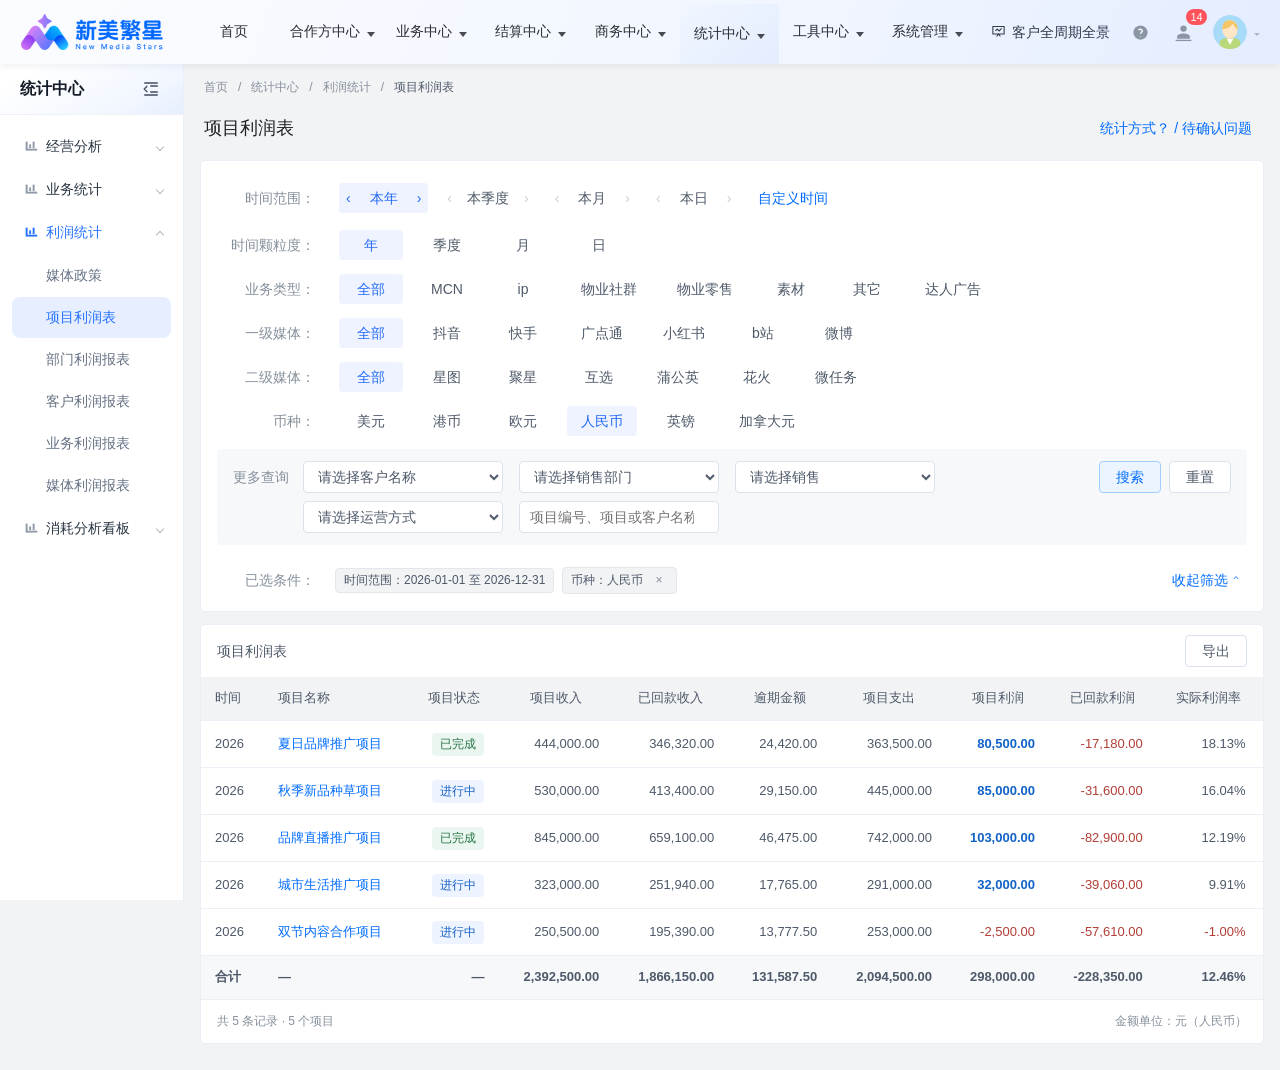
<file: profit-project.html>
<!DOCTYPE html>
<html lang="zh-CN"><head><meta charset="UTF-8"><meta name="viewport" content="width=device-width,initial-scale=1"><title>新美繁星 · 项目利润表</title>
<style>
:root{--blue:#006cff;--ink:#24324a;--muted:#65758b;--line:#e5eaf2;--bg:#f4f6fa}*{box-sizing:border-box}body{margin:0;background:var(--bg);color:var(--ink);font:14px/1.6 'Microsoft YaHei',sans-serif}button,input,select{font:inherit}button{cursor:pointer}button:focus-visible,input:focus-visible,select:focus-visible{outline:3px solid #8bbaff;outline-offset:2px}header{height:64px;background:white;border-bottom:1px solid var(--line);display:flex;align-items:center;justify-content:space-between;padding:0 28px}.brand{font-size:20px;font-weight:700}.brand b{color:var(--blue)}.small{color:var(--muted);font-size:12px}.layout{display:flex;min-height:calc(100vh - 64px)}aside{width:190px;background:white;border-right:1px solid var(--line);padding:24px 14px;flex-shrink:0}.nav{padding:13px 16px;color:var(--muted);margin:5px 0}.nav.active{background:#edf4ff;color:var(--blue);border-radius:6px;font-weight:600}main{padding:24px 28px;min-width:0;flex:1}.heading{display:flex;justify-content:space-between;align-items:center;margin-bottom:18px}h1{font-size:24px;margin:2px 0}h2{font-size:16px;margin:0}.button{min-height:44px;padding:8px 18px;border:1px solid #d9e1ed;background:white;border-radius:6px;color:var(--ink)}.primary{background:var(--blue);color:white;border-color:var(--blue)}.badge{background:#edf4ff;color:#145dba;padding:3px 10px;border-radius:4px;font-size:12px}.panel{background:white;border:1px solid var(--line);border-radius:8px;margin-bottom:18px}.filters{padding:20px;display:flex;flex-wrap:wrap;gap:16px;align-items:end}label.field{display:grid;gap:6px;color:var(--muted);font-size:12px}input,select{height:42px;border:1px solid #dbe2ec;border-radius:5px;background:white;padding:0 10px;color:var(--ink);min-width:130px}input[type=search]{width:210px}.notice{display:flex;justify-content:space-between;gap:16px;align-items:center;background:#fff9eb;border:1px solid #f0dfb5;padding:12px 18px;border-radius:6px;margin-bottom:18px;color:#79541a}.link{color:var(--blue);border:0;background:none;padding:8px;min-height:44px}.cards{display:grid;grid-template-columns:repeat(4,1fr);gap:16px;margin-bottom:20px}.card{padding:18px 20px;background:white;border:1px solid var(--line);border-radius:8px}.card .value{font-size:25px;font-weight:650;margin:8px 0;font-variant-numeric:tabular-nums}.card:nth-child(3){border-top:3px solid var(--blue)}.card:nth-child(3) .value{color:var(--blue)}.tabs{display:flex;gap:24px;padding:0 20px;border-bottom:1px solid var(--line);overflow:auto}.tab{border:0;background:none;white-space:nowrap;padding:15px 2px;min-height:50px;color:var(--muted);border-bottom:3px solid transparent}.tab.active{color:var(--blue);border-bottom-color:var(--blue);font-weight:600}.tools{padding:16px 20px;display:flex;justify-content:space-between;align-items:center;gap:16px}.tools label{display:inline-flex;align-items:center;gap:7px}.tools input{min-width:0;height:auto}.scroll{overflow:auto;max-height:570px}table{border-collapse:separate;border-spacing:0;width:100%;white-space:nowrap;font-size:13px}th,td{padding:15px 16px;border-bottom:1px solid var(--line);text-align:right}th{background:#f7f9fc;color:#52627a;font-weight:500}thead tr:first-child th{text-align:center}th.ident,td.ident{text-align:left}thead{position:sticky;top:0;z-index:2}tbody tr:hover td{background:#f6faff}tfoot td{background:#edf4ff;font-weight:600}.profit{color:#1263c7;font-weight:600}.negative{color:#b33d36}.foot{padding:15px 20px;display:flex;justify-content:space-between;color:var(--muted);font-size:12px}.explain{font-size:12px;color:var(--muted);margin:12px 0}dialog{border:0;border-radius:12px;padding:0;width:min(760px,94vw);max-height:85vh;box-shadow:0 20px 80px #14264140}dialog::backdrop{background:#182b4655}.dialoghead{display:flex;justify-content:space-between;align-items:center;padding:18px 24px;border-bottom:1px solid var(--line)}.dialogbody{padding:20px 24px}.question{padding:14px 0;border-bottom:1px solid var(--line)}.question b{display:block;margin-bottom:5px}.detailgrid{display:grid;grid-template-columns:1fr 1fr;gap:12px}.detailrow{display:flex;justify-content:space-between;border-bottom:1px solid var(--line);padding:9px 0}.toast{position:fixed;bottom:24px;left:50%;transform:translateX(-50%);padding:12px 24px;background:#24324a;color:white;border-radius:8px;display:none;z-index:20}@media(max-width:1000px){aside{display:none}main{padding:18px}.cards{grid-template-columns:repeat(2,1fr)}.tools{flex-wrap:wrap}}@media(max-width:550px){header{padding:0 16px}.heading{align-items:start;gap:10px}.cards{gap:8px}.card{padding:12px}.card .value{font-size:20px}.filters .field{width:100%}input[type=search]{width:100%}.notice{align-items:start}.detailgrid{grid-template-columns:1fr}.tabs{gap:18px}}

/* 与现有业务管理报表一致的紧凑筛选与表格布局 */
:root{--ink:#4e5969;--muted:#86909c;--bg:#f2f3f5;--line:#ebeef5}header{height:58px;padding:0 22px}.brand{font-size:19px}.topnav{display:flex;gap:26px;margin-left:40px;flex:1;font-size:14px;color:#4e5969}.topnav .chosen{color:#006cff}.layout{min-height:calc(100vh - 58px)}aside{width:174px;padding:18px 8px}.nav{margin:1px 0;padding:10px 16px;border-radius:0}.nav.active{border-radius:3px}.small{font-size:12px}main{padding:14px 16px}.heading{margin-bottom:12px;padding:0 4px}.heading h1{font-size:18px;font-weight:500;color:#202124}.heading .small:last-child{display:none}.button{min-height:32px;height:32px;padding:4px 16px;border-radius:4px;font-size:14px}.primary{background:#ecf5ff;color:#006cff;border-color:#a0cfff}.panel{border-radius:4px;box-shadow:none;margin-bottom:12px}.notice,.cards{display:none}.filters{display:block;padding:18px 16px 0}.filter-row{display:flex;align-items:center;min-height:32px;margin-bottom:12px;gap:12px}.filter-label{width:110px;text-align:right;padding-right:12px;flex-shrink:0;color:#86909c;font-size:14px}.filter-group{display:flex;flex-wrap:wrap;gap:12px;align-items:center}.choice{min-width:64px;border:0;border-radius:4px;padding:3px 14px;min-height:30px;background:transparent;color:#4e5969}.choice.active{background:#256bf614;color:#256bf6}.choice:hover{background:#f0f4fa}.choice:disabled{color:#b8bec8;cursor:not-allowed}.range-item{display:inline-flex;border-radius:4px;align-items:center}.range-item.active{background:#256bf614}.range-item .choice{padding:3px 8px;min-width:52px;background:none}.arrow{border:0;background:none;color:#256bf6;padding:3px 7px;min-height:30px}.arrow:disabled{color:#c7cdd6;cursor:not-allowed}.custom{display:flex;align-items:center;gap:10px}.custom input{min-width:0;width:146px;height:32px}.more-search{padding:12px 16px;background:#f7f8fa;display:flex;gap:14px;align-items:start;border-radius:4px;margin-top:4px}.more-title{white-space:nowrap;color:#86909c;padding-top:5px}.more-fields{display:flex;flex-wrap:wrap;gap:8px 16px;flex:1}.more-fields select,.more-fields input{width:200px;height:32px;min-width:0;font-size:14px;border-radius:4px}.more-fields .field{gap:0}.more-fields .field>span{position:absolute;width:1px;height:1px;overflow:hidden;clip-path:inset(50%)}.more-actions{display:flex;gap:8px}.selected{display:flex;justify-content:space-between;align-items:center;padding:12px 0;margin-top:4px;gap:16px}.selected-tags{display:flex;align-items:center;flex-wrap:wrap;gap:8px}.tag{background:#f2f3f5;border:1px solid #e5e6eb;border-radius:4px;padding:2px 8px;font-size:12px;color:#4e5969}.tag button{background:none;border:0;color:#86909c;margin-left:6px}.tabs{padding:0 16px;gap:28px}.tab{font-size:14px;padding:10px 0;min-height:42px;border-bottom-width:2px}.tools{padding:10px 16px}.tools h2{font-size:14px;font-weight:500}.tools label{font-size:13px}.table-actions{display:flex;gap:16px;align-items:center}.tools .small{display:none}th,td{padding:11px 14px;font-size:13px}th{background:#f7f8fa;color:#4e5969}thead tr:first-child th{background:#f2f3f5}tfoot td{background:#f7f8fa;color:#4e5969}td .link{min-height:24px;padding:0}.scroll{max-height:600px}.foot{padding:12px 16px}.explain{margin:8px 2px}.link{min-height:32px}.currency-note{font-size:12px;color:#86909c}.hidden,[hidden]{display:none!important}@media(max-width:1150px){.topnav{gap:14px;margin-left:24px}.more-search{flex-wrap:wrap}.more-actions{margin-left:auto}}@media(max-width:800px){.topnav{display:none}.filter-label{width:96px}.filter-row{align-items:start}.more-search{display:block}.more-fields{margin:8px 0}.selected{align-items:start}.custom{flex-wrap:wrap}.tools{align-items:start}.table-actions{flex-wrap:wrap;gap:8px}}@media(max-width:550px){main{padding:10px}.filter-label{width:82px;padding-right:0}.filter-group{gap:5px}.choice{padding:3px 8px;min-width:54px}.more-fields .field{width:100%}.more-fields input,.more-fields select{width:100%}.selected .filter-label{display:none}.selected{gap:5px}.heading h1{font-size:18px}}


#table th:nth-child(1),#table th:nth-child(2),#table td:nth-child(1),#table td:nth-child(2){text-align:left}#table th:last-child,#table td:last-child{text-align:center}#table{min-width:980px}.more-menu{display:inline-block;text-align:left}.more-menu summary{color:#006cff;cursor:pointer;list-style:none;padding:4px 8px;border-radius:4px}.more-menu summary::-webkit-details-marker{display:none}.more-menu[open]{background:#f0f5ff;border-radius:4px}.more-menu .link{display:block;padding:6px 12px;background:white;border:1px solid #dce5f1;border-radius:4px;white-space:nowrap}.more-menu summary:focus-visible{outline:2px solid #006cff}.estimate{color:#86909c}#drawer{position:fixed;inset:0 0 0 auto;margin:0;width:min(760px,100vw);height:100dvh;max-height:100dvh;border-radius:0;overflow:auto;animation:slide-in .2s ease-out}#drawer .dialoghead{position:sticky;top:0;background:white;z-index:2;padding:20px 24px}#drawer-project{margin-top:5px}.drawer-body{padding:24px}.drawer-summary{display:grid;grid-template-columns:repeat(3,1fr);gap:16px;background:#f7f8fa;border-radius:4px;padding:18px;margin-bottom:24px}.drawer-summary strong{display:block;font-size:21px;margin-top:8px;font-variant-numeric:tabular-nums}.chart-title{display:flex;justify-content:space-between;align-items:center;margin-bottom:16px}.legend{font-size:12px;color:#65758b;display:flex;gap:12px}.legend i{display:inline-block;width:8px;height:8px;border-radius:2px;background:#006cff;margin-right:5px}.legend i.loss{background:#ce635c}.chart-frame{border:1px solid #ebeef5;border-radius:4px;padding:14px 8px;background:white}svg.chart{display:block;width:100%;height:auto}.media-table{margin-top:22px}.media-table th,.media-table td{padding:12px 8px;font-size:12px}.media-table th:first-child,.media-table td:first-child{text-align:left}.drawer-note{font-size:12px;color:#86909c;margin:12px 0 0}@keyframes slide-in{from{transform:translateX(30px);opacity:0}to{transform:translateX(0);opacity:1}}@media(prefers-reduced-motion:reduce){#drawer{animation:none}}@media(max-width:550px){.drawer-body{padding:16px}.drawer-summary{gap:8px;padding:12px}.drawer-summary strong{font-size:17px}.legend{gap:6px}.media-table{overflow:auto}}

.distribution-controls{display:flex;flex-wrap:wrap;align-items:center;justify-content:space-between;gap:16px;margin-bottom:22px}.distribution-segment{display:flex;border:1px solid #dce3ed;border-radius:4px;overflow:hidden}.distribution-segment button{border:0;background:white;color:#4e5969;padding:7px 16px;min-height:36px}.distribution-segment button+button{border-left:1px solid #dce3ed}.distribution-segment button.active{background:#ecf5ff;color:#006cff}.distribution-segment button:hover{background:#f3f7fc}.dimension-label{font-size:12px;color:#86909c;margin-bottom:6px}.project-link{color:#006cff;text-decoration:none;cursor:pointer}.project-link:hover{text-decoration:underline}.project-link:focus-visible{outline:2px solid #006cff;outline-offset:3px;border-radius:2px}.report-nav{display:block;text-decoration:none}.report-nav:hover{background:#f2f6fc;color:#006cff}.drawer-summary{grid-template-columns:repeat(4,1fr)}@media(max-width:650px){.drawer-summary{grid-template-columns:repeat(2,1fr)}} .project-status{display:inline-block;padding:2px 8px;border-radius:4px;font-size:12px}.project-status.ongoing{background:#edf4ff;color:#1762c6}.project-status.done{background:#eaf6ef;color:#267446}#table{min-width:1250px}
/* 复刻现有系统：顶部混合导航与统计中心树形侧栏 */
header{height:64px;padding:0;position:sticky;top:0;z-index:10;background:linear-gradient(208deg,#e4ecff,#fafbfc 90%,#fff);box-shadow:0 1px 3px #00000014;border:0}.original-logo{width:200px;flex-shrink:0;display:flex;justify-content:center;align-items:center;padding:15px 26px}.original-logo img{width:148px;max-height:34px;object-fit:contain}.original-topnav{height:64px;display:flex;align-items:stretch;gap:0;flex:1;min-width:0;overflow:visible}.topitem{position:relative;flex-shrink:0}.toptrigger{font-size:14px;font-weight:500;color:#202124;border:0;background:none;height:64px;padding:0 14px;display:flex;align-items:center;gap:6px;white-space:nowrap}.toptrigger:hover{color:#006cff}.topitem.selected .toptrigger{color:#006cff;background:#006cff0a}.topitem.selected:after{content:'';position:absolute;bottom:0;left:18px;right:18px;height:2px;background:#006cff}.topcaret{font-size:10px;color:#86909c}.topdropdown{display:none;position:absolute;top:64px;left:0;width:200px;padding:8px;background:white;border:1px solid #ebeef5;border-radius:4px;box-shadow:0 6px 18px #20304a14;z-index:12}.topitem:focus-within .topdropdown,.topitem:hover .topdropdown{display:block}.topdropdown a{display:block;text-decoration:none;padding:9px 12px;color:#4e5969}.topdropdown a:hover{color:#006cff;background:#edf4ff}.topdropdown .small{padding:6px 12px}.header-tools{display:flex;align-items:center;gap:14px;padding:0 20px;font-size:12px;white-space:nowrap;color:#4e5969}.panorama{padding:5px 10px;border:1px solid #cbd8ef;border-radius:4px;background:#ffffff70;color:#4e5969}.avatar{display:inline-flex;align-items:center;justify-content:center;border-radius:50%;width:26px;height:26px;background:#dce9ff;color:#006cff}.layout{min-height:calc(100vh - 64px)}aside{width:200px;padding:0;background:#fff;border-right:1px solid #ebeef5;position:sticky;top:64px;align-self:flex-start;height:calc(100vh - 64px);overflow:auto}.sidebar-context{padding:16px 20px;font-size:14px;color:#202124;border-bottom:1px solid #f2f3f5;display:flex;justify-content:space-between;align-items:center}.sidegroup{margin:0}.sidegroup>summary{list-style:none;padding:0 18px;height:46px;display:flex;align-items:center;gap:10px;font-size:14px;color:#4e5969;cursor:pointer}.sidegroup>summary::-webkit-details-marker{display:none}.sidegroup>summary:after{content:'⌄';margin-left:auto;color:#b9babf;font-size:16px}.sidegroup[open]>summary:after{content:'⌃'}.sidegroup>summary:hover{background:#f7f8fa}.sidegroup.profit-group>summary{color:#006cff}.sidegroup .nav{display:block;margin:0;border-radius:0;padding:0 12px 0 44px;height:42px;line-height:42px;font-size:14px;font-weight:400;text-decoration:none;color:#4e5969}.sidegroup .nav.active{color:#006cff;background:#006cff0d;border-right:2px solid #006cff}.sidegroup .nav:hover{color:#006cff;background:#f5f8ff}.side-bottom{padding:12px 20px;font-size:12px;color:#86909c;border-top:1px solid #f2f3f5;margin-top:16px}.breadcrumb-strip{display:flex;align-items:center;gap:10px;font-size:12px;color:#86909c;margin-bottom:12px;padding:0 4px}.breadcrumb-strip b{font-weight:400;color:#4e5969}.workspace-tab{background:white;border:1px solid #ebeef5;border-radius:4px;padding:6px 14px;margin-bottom:14px;font-size:13px;color:#006cff;display:inline-block}.heading .small:first-child{display:none}@media(max-width:1350px){.header-tools .panorama{display:none}.toptrigger{padding:0 10px}.header-tools{padding:0 12px;gap:8px}}@media(max-width:1050px){.header-tools{display:none}.original-logo{width:174px;padding:12px}.original-logo img{width:138px}.toptrigger{padding:0 8px}aside{width:180px}}@media(max-width:800px){aside{display:none}.original-topnav{overflow-x:auto}.topdropdown{display:none!important}.original-logo{width:150px}.toptrigger{padding:0 12px}}
.policy-entry{display:inline-flex;align-items:center;text-decoration:none;color:#006cff;border-color:#a0cfff;background:#ecf5ff}.drawer-summary{grid-template-columns:repeat(3,minmax(0,1fr))}.media-table{overflow-x:auto}.media-table table{min-width:820px}@media(max-width:550px){.drawer-summary{grid-template-columns:repeat(2,minmax(0,1fr))}}.chart-title{flex-wrap:wrap;gap:10px}.legend{flex-wrap:wrap}.chart-frame{overflow-x:auto}.chart-frame .chart{min-width:630px}.source-tabs{display:flex;gap:24px;border-bottom:1px solid #ebeef5;margin:0 0 20px}.source-tabs button{background:none;border:0;border-bottom:2px solid transparent;padding:12px 2px;color:#65758b;cursor:pointer}.source-tabs button.active{color:#006cff;border-bottom-color:#006cff}.source-summary{display:flex;flex-wrap:wrap;gap:16px;padding:14px 16px;background:#f7f8fa;margin-bottom:16px;font-size:13px}.source-summary b{margin-left:8px;font-variant-numeric:tabular-nums}.source-table-wrap{overflow:auto;max-height:540px}.source-table{min-width:850px}.source-table th,.source-table td{padding:12px 10px;text-align:left}.source-table th:nth-last-child(-n+2),.source-table td:nth-last-child(-n+2){text-align:right}.source-table thead{position:sticky;top:0;z-index:1}.source-table .small{margin-top:3px}</style><link rel="stylesheet" href="assets/navigation.css">
<script src="assets/navigation.js" defer></script>
</head><body>
<header><a class="original-logo" href="profit-project.html" aria-label="新美繁星"><img src="[data-uri]" alt="新美繁星"></a><nav class="original-topnav" aria-label="一级导航"><div class="topitem"><button type="button" class="toptrigger">首页</button></div><div class="topitem"><button type="button" class="toptrigger">合作方中心<span class="topcaret">▾</span></button></div><div class="topitem"><button type="button" class="toptrigger">业务中心<span class="topcaret">▾</span></button></div><div class="topitem"><button type="button" class="toptrigger">结算中心<span class="topcaret">▾</span></button></div><div class="topitem"><button type="button" class="toptrigger">商务中心<span class="topcaret">▾</span></button></div><div class="topitem selected"><button type="button" class="toptrigger" aria-current="true">统计中心<span class="topcaret">▾</span></button><div class="topdropdown"><div class="small">利润统计</div><a href="media-policy.html">媒体政策</a><a href="profit-project.html">项目利润表</a><a href="profit-department.html">部门利润报表</a><a href="profit-customer.html">客户利润报表</a><a href="profit-business.html">业务利润报表</a><a href="profit-media.html">媒体利润报表</a></div></div><div class="topitem"><button type="button" class="toptrigger">工具中心<span class="topcaret">▾</span></button></div><div class="topitem"><button type="button" class="toptrigger">系统管理<span class="topcaret">▾</span></button></div></nav><div class="header-tools"><span class="panorama">客户全周期全景</span><span aria-label="通知"><svg width="16" height="16" viewBox="0 0 20 20" aria-hidden="true" style="vertical-align:middle"><path d="M5 13V8a5 5 0 0 1 10 0v5l2 2H3l2-2m3 4h4" fill="none" stroke="currentColor" stroke-width="1.4" stroke-linejoin="round"/></svg> 0</span><span class="avatar">A</span><span>admin⌄</span></div></header>
<div class="layout"><aside aria-label="统计中心菜单"><div class="sidebar-context">统计中心<span>≡</span></div><details class="sidegroup"><summary><svg viewBox="0 0 20 20" width="16" height="16" aria-hidden="true"><path d="M3 3v14h14M6 12V8m4 4V5m4 7V9" fill="none" stroke="currentColor" stroke-width="1.4" stroke-linecap="round"/></svg>经营分析</summary><span class="nav">业务管理报表</span><span class="nav">应收统计报表</span><span class="nav">应付统计报表</span><span class="nav">欠款统计报表</span><span class="nav">回款健康统计</span><span class="nav">逾期报表统计</span><span class="nav">业绩报表统计</span></details><details class="sidegroup"><summary><svg viewBox="0 0 20 20" width="16" height="16" aria-hidden="true"><path d="M3 3v14h14M6 12V8m4 4V5m4 7V9" fill="none" stroke="currentColor" stroke-width="1.4" stroke-linecap="round"/></svg>业务统计</summary><span class="nav">业务统计</span></details><details class="sidegroup profit-group" open><summary><svg viewBox="0 0 20 20" width="16" height="16" aria-hidden="true"><path d="M3 3v14h14M6 12V8m4 4V5m4 7V9" fill="none" stroke="currentColor" stroke-width="1.4" stroke-linecap="round"/></svg>利润统计</summary><a class="nav report-nav" href="media-policy.html">媒体政策</a><a class="nav report-nav active" href="profit-project.html" aria-current="page">项目利润表</a><a class="nav report-nav" href="profit-department.html">部门利润报表</a><a class="nav report-nav" href="profit-customer.html">客户利润报表</a><a class="nav report-nav" href="profit-business.html">业务利润报表</a><a class="nav report-nav" href="profit-media.html">媒体利润报表</a></details><details class="sidegroup"><summary><svg viewBox="0 0 20 20" width="16" height="16" aria-hidden="true"><path d="M3 3v14h14M6 12V8m4 4V5m4 7V9" fill="none" stroke="currentColor" stroke-width="1.4" stroke-linecap="round"/></svg>消耗分析看板</summary></details><div class="side-bottom"></div></aside>
<main><div class="breadcrumb-strip"><span>首页</span><span>/</span><span>统计中心</span><span>/</span><span>利润统计</span><span>/</span><b>项目利润表</b></div><div class="heading"><div><div class="small">统计中心 / 利润统计 / 项目利润表</div><h1>项目利润表</h1><div class="small">从项目到经营维度，查看收入、成本与利润贡献</div></div><button class="link" id="questions">统计方式？ / 待确认问题</button></div>
<form class="panel filters" id="filters">
<div id="filter-content">
<div class="filter-row"><span class="filter-label">时间范围：</span><div class="filter-group" id="ranges"></div><div class="custom"><button type="button" class="link" id="custom-toggle">自定义时间</button><div id="custom-dates" hidden><input type="date" id="start" aria-label="开始日期"> 至 <input type="date" id="end" aria-label="结束日期"></div></div></div>
<div class="filter-row"><span class="filter-label">时间颗粒度：</span><div class="filter-group" id="grains"></div></div>
<div class="filter-row"><span class="filter-label">业务类型：</span><div class="filter-group" id="business-choices"></div></div>
<div class="filter-row"><span class="filter-label">一级媒体：</span><div class="filter-group" id="media-choices"></div></div><div class="filter-row"><span class="filter-label">二级媒体：</span><div class="filter-group" id="submedia-choices"></div></div>
<div class="filter-row"><span class="filter-label">币种：</span><div class="filter-group" id="currency-choices"></div></div>
<div class="more-search"><span class="more-title">更多查询</span><div class="more-fields">
<label class="field"><span>客户名称</span><select id="client" aria-label="客户名称"><option value="">请选择客户名称</option><option>星禾美妆</option><option>云川食品</option><option>悦享生活</option></select></label>
<label class="field"><span>销售部门</span><select id="department" aria-label="销售部门"><option value="全部部门">请选择销售部门</option><option>品牌一部</option><option>品牌二部</option></select></label>
<label class="field"><span>销售</span><select id="sales" aria-label="销售"><option value="全部销售">请选择销售</option><option>张敏</option><option>李晨</option><option>王悦</option></select></label>
<label class="field"><span>运营方式</span><select id="operation" aria-label="运营方式"><option value="全部方式">请选择运营方式</option><option>自运</option><option>客运</option></select></label>
<label class="field"><span>项目 / 客户搜索</span><input type="search" id="keyword" placeholder="项目编号、项目或客户名称" aria-label="项目或客户搜索"></label>
</div><div class="more-actions"><button class="button primary" type="submit">搜索</button><button class="button" type="reset">重置</button></div></div>
</div><div class="selected"><div class="selected-tags" id="selected-tags"></div><button class="link" id="collapse" type="button" aria-expanded="true">收起筛选 ⌃</button></div>
</form>

<section class="panel"><div class="tools"><h2>项目利润表</h2><div class="table-actions"><button class="button" id="export">导出</button></div></div><div class="scroll" tabindex="0" aria-label="项目利润表"><table id="table"></table></div><div class="foot"><span id="count"></span><span>金额单位：元（人民币）</span></div></section>
</main></div>
<dialog id="dialog"><div class="dialoghead"><h2 id="dialogtitle"></h2><button class="button" id="close">关闭</button></div><div class="dialogbody" id="dialogbody"></div></dialog><div class="toast" id="toast" role="status"></div>
<dialog id="drawer" aria-labelledby="drawer-title"><div class="dialoghead"><div><h2 id="drawer-title">项目分布分析</h2><div id="drawer-project" class="small"></div></div><button class="button" id="drawer-close" autofocus>关闭</button></div><div id="drawer-content" class="drawer-body"></div></dialog>
<script>
const $=id=>document.getElementById(id), money=n=>n.toLocaleString('zh-CN',{minimumFractionDigits:2,maximumFractionDigits:2});
const incomeNames=['客户充值','达人返点','媒体返点','其他收入'],costNames=['媒体成本','水下下单','客户营销费','投流成本','其他成本'];
const data=[
{id:'XM202609001',name:'秋季新品种草项目',client:'星禾美妆',sales:'张敏',dept:'品牌一部',business:'达人广告',op:'自运',media:'小红书',month:'2026-09',inc:[500000,20000,15000,5000],refund:10000,cost:[340000,45000,20000,35000,5000]},
{id:'XM202609002',name:'品牌直播推广项目',client:'云川食品',sales:'李晨',dept:'品牌一部',business:'达人广告',op:'客运',media:'抖音',month:'2026-09',inc:[800000,35000,24000,6000],refund:20000,cost:[670000,30000,24000,10000,8000]},
{id:'XM202609003',name:'城市生活推广项目',client:'悦享生活',sales:'王悦',dept:'品牌二部',business:'达人广告',op:'自运',media:'抖音',month:'2026-09',inc:[300000,12000,9000,2000],refund:0,cost:[220000,18000,10000,40000,3000]},
{id:'XM202609004',name:'双节内容合作项目',client:'星禾美妆',sales:'张敏',dept:'品牌一部',business:'达人广告',op:'客运',media:'快手',month:'2026-09',inc:[250000,8000,7500,0],refund:15000,cost:[215000,18000,9000,5000,6000]},
{id:'XM202608005',name:'夏日品牌推广项目',client:'云川食品',sales:'李晨',dept:'品牌一部',business:'达人广告',op:'自运',media:'小红书',month:'2026-08',inc:[420000,16000,10000,3000],refund:5000,cost:[290000,24000,15000,30000,4500]}];
let current=[],filtered=[],drawerTrigger=null;
const expectedRates=[0.18,0.15,0.12,0.10,0.20];
const mediaTree={'抖音':'星图','快手':'聚星','广点通':'互选','小红书':'蒲公英','b站':'花火','微博':'微任务'};
const state={range:'year',offset:0,grain:'年',business:'全部',media:'全部',submedia:'全部',currency:'人民币'};
const anchor=new Date(2026,9,10);
const dateString=d=>d.getFullYear()+'-'+String(d.getMonth()+1).padStart(2,'0')+'-'+String(d.getDate()).padStart(2,'0');
function setRange(){let y=anchor.getFullYear(),m=anchor.getMonth(),o=state.offset,a,b;if(state.range==='year'){a=new Date(y+o,0,1);b=new Date(y+o,11,31)}else if(state.range==='quarter'){a=new Date(y,Math.floor(m/3)*3+o*3,1);b=new Date(a.getFullYear(),a.getMonth()+3,0)}else if(state.range==='month'){a=new Date(y,m+o,1);b=new Date(a.getFullYear(),a.getMonth()+1,0)}else if(state.range==='day'){a=new Date(y,m,anchor.getDate()+o);b=a}else{return} $('start').value=dateString(a);$('end').value=dateString(b)}
function period(r){const d=r.date;return state.grain==='年'?d.slice(0,4):state.grain==='季度'?d.slice(0,4)+'-Q'+Math.ceil(Number(d.slice(5,7))/3):state.grain==='日'?d:d.slice(0,7)}
data.forEach((r,i)=>{r.date=r.month+'-'+String([5,12,18,25,16][i]).padStart(2,'0');r.expected=expectedRates[i]});
// 每个项目有多媒体业务明细；分类金额分配后与项目总额一致。
const transactions=data.flatMap(r=>[r.media,...['小红书','抖音','快手'].filter(m=>m!==r.media)].map((media,i)=>({...r,media,business:['达人广告','MCN','素材'][i],inc:r.inc.map(v=>Math.round(v*[.5,.3,.2][i]*100)/100),refund:Math.round(r.refund*[.5,.3,.2][i]*100)/100,cost:r.cost.map(v=>Math.round(v*[.45,.3,.25][i]*100)/100)})));


const esc=s=>String(s).replace(/[&<>"']/g,c=>({'&':'&amp;','<':'&lt;','>':'&gt;','"':'&quot;',"'":'&#39;'}[c]));
// 已回款收入为演示金额，按业务明细归集，不影响利润口径。
transactions.forEach((r,i)=>r.received=Math.round((r.inc.reduce((a,b)=>a+b,0)-r.refund)*[.8,.6,1][i%3]*100)/100);
transactions.forEach(r=>{r.overdue=Math.round(((r.inc.reduce((a,b)=>a+b,0)-r.refund)-r.received)*.25*100)/100;r.collectedProfit=Math.round((r.received-r.cost.reduce((a,b)=>a+b,0))*100)/100;r.status=['XM202609002','XM202608005'].includes(r.id)?'已完成':'进行中'});
transactions.forEach((r,i)=>r.maxOverdueDays=r.overdue>0?[12,28,0,35,18][i%5]||7:0);
function total(rows){const r={inc:[0,0,0,0],cost:[0,0,0,0,0],refund:0};rows.forEach(a=>{a.inc.forEach((v,i)=>r.inc[i]+=v);a.cost.forEach((v,i)=>r.cost[i]+=v);r.refund+=a.refund});r.received=rows.reduce((sum,a)=>sum+a.received,0);r.overdue=rows.reduce((n,a)=>n+a.overdue,0);r.maxOverdueDays=rows.reduce((n,a)=>Math.max(n,a.overdue>0?a.maxOverdueDays:0),0);r.collectedProfit=rows.reduce((n,a)=>n+a.collectedProfit,0);r.mediaRebate=rows.reduce((n,a)=>n+a.inc[2],0);r.revenue=r.inc.reduce((a,b)=>a+b,0)-r.refund;r.expense=r.cost.reduce((a,b)=>a+b,0);r.profit=r.revenue-r.expense;r.rate=r.revenue?r.profit/r.revenue:null;return r}
const headers=['时间','项目名称','项目状态','项目收入','已回款收入','逾期金额','项目支出','项目利润','已回款利润','实际利润率','预计利润率','更多'];
const percent=n=>n===null?'—':(n*100).toFixed(2)+'%';
function render(){filtered=transactions.filter(r=>r.date>=$('start').value&&r.date<=$('end').value&&(state.business==='全部'||r.business===state.business)&&(state.media==='全部'||r.media===state.media)&&(state.submedia==='全部'||mediaTree[r.media]===state.submedia)&&state.currency==='人民币'&&(!$('client').value||r.client===$('client').value)&&($('department').value==='全部部门'||r.dept===$('department').value)&&($('sales').value==='全部销售'||r.sales===$('sales').value)&&($('operation').value==='全部方式'||r.op===$('operation').value)&&[r.id,r.name,r.client].some(x=>x.includes($('keyword').value.trim())));
const groups=new Map();filtered.forEach(r=>{const key=JSON.stringify([period(r),r.id]);if(!groups.has(key))groups.set(key,[]);groups.get(key).push(r)});current=[...groups.values()].map(rows=>({...rows[0],period:period(rows[0]),...total(rows),rows})).sort((a,b)=>b.period.localeCompare(a.period)||a.id.localeCompare(b.id));const t=total(filtered);
$('table').innerHTML=`<thead><tr>${headers.map(x=>`<th scope="col">${x}</th>`).join('')}</tr></thead><tbody>${current.length?current.map((r,i)=>`<tr><td>${r.period}</td><td><a class="project-link" href="#/project/detail/${encodeURIComponent(r.id)}" aria-label="查看项目：${esc(r.name)}">${esc(r.name)}</a></td><td><span class="project-status ${r.status==='已完成'?'done':'ongoing'}">${r.status}</span></td><td>${money(r.revenue)}</td><td>${money(r.received)}</td><td>${money(r.overdue)}</td><td>${money(r.expense)}</td><td class="${r.profit<0?'negative':'profit'}">${money(r.profit)}</td><td class="${r.collectedProfit<0?'negative':'profit'}">${money(r.collectedProfit)}</td><td class="${r.rate<0?'negative':''}">${percent(r.rate)}</td><td class="estimate">${percent(r.expected)}</td><td><button class="link" data-distribution="${i}">利润分布</button></td></tr>`).join(''):`<tr><td colspan="${headers.length}" style="text-align:center;padding:48px">没有符合条件的项目，请调整筛选条件。</td></tr>`}</tbody><tfoot><tr><td>合计</td><td>—</td><td>—</td><td>${money(t.revenue)}</td><td>${money(t.received)}</td><td>${money(t.overdue)}</td><td>${money(t.expense)}</td><td>${money(t.profit)}</td><td>${money(t.collectedProfit)}</td><td>${percent(t.rate)}</td><td>—</td><td>—</td></tr></tfoot>`;
$('count').textContent=`共 ${current.length} 条记录 · ${new Set(filtered.map(r=>r.id)).size} 个项目`;
$('table').querySelectorAll('[data-distribution]').forEach(b=>b.onclick=()=>{drawerTrigger=b;showDistribution(current[Number(b.dataset.distribution)])});
}
let drawerRecord=null,drawerDimension='media',drawerMetric='profit';
const metrics={profit:'利润',revenue:'收入',expense:'成本'};
function distribution(r,dimension='media'){const groups=new Map();r.rows.forEach(x=>{const key=x[dimension];if(!groups.has(key))groups.set(key,[]);groups.get(key).push(x)});return [...groups].map(([label,rows])=>({label,media:label,...total(rows)}))}
function showDistribution(r){sourceTab='distribution';drawerRecord=r;drawerDimension='media';drawerMetric='profit';renderDistribution();$('drawer').showModal()}

let sourceTab='distribution';
function sourceRecords(record){const income=[],cost=[];record.rows.forEach(x=>{const suffix=x.id.replace('XM','')+'-'+Object.keys(mediaTree).indexOf(x.media),media=x.media+'-'+mediaTree[x.media];const push=(arr,type,party,name,prefix,amount,refund=0)=>{if(amount===0&&refund===0)return;arr.push({type,party,name,document:prefix+suffix,date:x.date,amount,refund})};push(income,'销售单充值','客户',x.client,'SA',x.inc[0],x.refund);push(income,'达人返点','达人','星禾达人工作室','DR',x.inc[1]);push(income,'媒体返点','媒体',media,'MT',x.inc[2]);const supplier=Math.round(x.inc[3]*50)/100;push(income,'供应商返点','供应商','星河内容供应商','GY',supplier);push(income,'其他收入','客户',x.client,'SR',x.inc[3]-supplier);push(cost,'消耗','媒体',media,'XH',x.cost[0]);push(cost,'采购成本','供应商','星河内容供应商','CG',x.cost[1]);push(cost,'项目报销','员工',x.sales,'BX',x.cost[2]);push(cost,'消耗','媒体',media,'TL',x.cost[3]);push(cost,'项目报销','员工',x.sales,'BXQT',x.cost[4])});return {income,cost}}
function sourceTable(rows,kind){const income=kind==='income',gross=rows.reduce((s,x)=>s+x.amount,0),refund=rows.reduce((s,x)=>s+x.refund,0);return `<div class="source-summary"><span>${income?'收入':'成本'}金额 <b>${money(gross)}</b></span>${income?`<span>退款金额 <b>${money(refund)}</b></span>`:''}${income?`<span>净收入 <b>${money(gross-refund)}</b></span>`:''}</div><div class="source-table-wrap" tabindex="0" aria-label="${income?'收入':'成本'}来源明细"><table class="source-table"><thead><tr><th>${income?'收入':'成本'}类型</th><th>交易对象</th><th>名称</th><th>来源单据</th><th>${income?'收入':'成本'}金额</th>${income?'<th>退款金额</th>':''}</tr></thead><tbody>${rows.length?rows.map(x=>`<tr><td>${esc(x.type)}</td><td>${esc(x.party)}</td><td>${esc(x.name)}</td><td><a class="project-link" href="#/source/${encodeURIComponent(x.document)}">${esc(x.document)}</a><div class="small">${x.date}</div></td><td>${money(x.amount)}</td>${income?`<td>${money(x.refund)}</td>`:''}</tr>`).join(''):'<tr><td colspan="${income?6:5}" style="text-align:center;padding:28px">暂无来源明细</td></tr>'}</tbody><tfoot><tr><td colspan="4">合计</td><td>${money(gross)}</td>${income?`<td>${money(refund)}</td>`:''}</tr></tfoot></table></div>`}
function sourcePanels(r){const rows=sourceRecords(r);return `<section data-source-panel="income" ${sourceTab==='income'?'':'hidden'}>${sourceTable(rows.income,'income')}</section><section data-source-panel="cost" ${sourceTab==='cost'?'':'hidden'}>${sourceTable(rows.cost,'cost')}</section>`}
function bindSourceTabs(){ $('drawer-content').querySelectorAll('[data-source-tab]').forEach(b=>b.onclick=()=>{sourceTab=b.dataset.sourceTab;$('drawer-content').querySelectorAll('[data-source-panel]').forEach(p=>p.hidden=p.dataset.sourcePanel!==sourceTab);$('drawer-content').querySelectorAll('[data-source-tab]').forEach(t=>{t.classList.toggle('active',t.dataset.sourceTab===sourceTab);t.setAttribute('aria-selected',String(t.dataset.sourceTab===sourceTab))})})}

function stackedDistributionChart(parts,label){const width=390,start=200,max=Math.max(1,...parts.map(p=>Math.max(p.revenue,p.expense))),scale=width/max,height=parts.length*120+40;const blue='#4386e8',gray='#a6b4c8',green='#22966b',red='#d45c5c';const rect=(x,y,w,color,title)=>`<rect x="${x}" y="${y}" width="${Math.max(0,w)}" height="22" rx="2" fill="${color}"><title>${esc(title)}</title></rect>`;return `<svg class="chart" viewBox="0 0 760 ${height}" role="img" aria-label="收入、成本与利润堆叠分布"><title>收入、成本与利润，单位元</title><line x1="${start}" x2="${start}" y1="12" y2="${height-20}" stroke="#dbe2ec"/>${parts.map((p,i)=>{const y=18+i*120,pos=p.profit>=0,common=Math.min(p.revenue,p.expense)*scale;const revenue=pos?rect(start,y,common,gray,'成本 '+money(p.expense))+rect(start+common,y,p.profit*scale,green,'盈利 '+money(p.profit)):rect(start,y,p.revenue*scale,blue,'收入 '+money(p.revenue));const expense=pos?rect(start,y+34,p.expense*scale,gray,'成本 '+money(p.expense)):rect(start,y+34,common,blue,'收入 '+money(p.revenue))+rect(start+common,y+34,-p.profit*scale,red,'亏损 '+money(-p.profit));return `<text x="8" y="${y+17}" font-size="13" fill="#4e5969">${esc(label(p))}</text><text x="156" y="${y+16}" font-size="12" fill="#65758b">收入</text><text x="156" y="${y+50}" font-size="12" fill="#65758b">成本</text>${revenue}${expense}<text x="${start+p.revenue*scale+9}" y="${y+16}" font-size="12" fill="#4e5969">${money(p.revenue)}</text><text x="${start+p.expense*scale+9}" y="${y+50}" font-size="12" fill="#4e5969">${money(p.expense)}</text><text x="${start}" y="${y+83}" font-size="12" fill="${pos?green:red}">利润 ${pos?'+':''}${money(p.profit)}</text><line x1="8" x2="745" y1="${y+100}" y2="${y+100}" stroke="#f2f3f5"/>`}).join('')}</svg>`}
function renderDistribution(){const r=drawerRecord;const dim=drawerDimension==='media'?'媒体':'业务类型',metric=metrics[drawerMetric];const parts=distribution(r,drawerDimension).sort((a,b)=>Math.max(b.revenue,b.expense)-Math.max(a.revenue,a.expense));
$('drawer-project').textContent=r.name+' · '+r.period;
$('drawer-content').innerHTML=`<div class="drawer-summary"><div><span class="small">项目收入</span><strong>${money(r.revenue)}</strong></div><div><span class="small">已回款收入</span><strong>${money(r.received)}</strong></div><div><span class="small">逾期金额</span><strong class="${r.overdue>0?'negative':''}">${money(r.overdue)}</strong></div><div><span class="small">最长逾期时间</span><strong>${r.maxOverdueDays>0?r.maxOverdueDays+' 天':'—'}</strong></div><div><span class="small">项目成本</span><strong>${money(r.expense)}</strong></div><div><span class="small">项目利润</span><strong class="${r.profit<0?'negative':'profit'}">${money(r.profit)}</strong></div></div>
<div class="source-tabs" role="tablist" aria-label="分布与来源">${[['distribution','分布分析'],['income','收入来源'],['cost','成本来源']].map(([k,n])=>`<button role="tab" class="${sourceTab===k?'active':''}" aria-selected="${sourceTab===k}" data-source-tab="${k}">${n}</button>`).join('')}</div><section data-source-panel="distribution" ${sourceTab==='distribution'?'':'hidden'}><div class="distribution-controls"><div><div class="dimension-label">分布维度</div><div class="distribution-segment" aria-label="分布维度">${[['media','媒体'],['business','业务类型']].map(([k,n])=>`<button class="${drawerDimension===k?'active':''}" aria-pressed="${drawerDimension===k}" data-dimension="${k}">${n}</button>`).join('')}</div></div></div>
<div class="chart-title"><h2>各${dim}收入、成本与利润分布</h2><div class="legend"><span><i style="background:#4386e8"></i>收入</span><span><i style="background:#a6b4c8"></i>成本</span><span><i style="background:#22966b"></i>盈利</span><span><i style="background:#d45c5c"></i>亏损</span></div></div><div class="chart-frame">${stackedDistributionChart(parts,m=>drawerDimension==='media'?m.label+'-'+mediaTree[m.label]:m.label)}</div>
<div class="media-table"><table><thead><tr><th>${dim}</th><th>收入</th><th>已回款收入</th><th>逾期金额</th><th>最长逾期时间</th><th>成本</th><th>利润</th><th>实际利润率</th></tr></thead><tbody>${parts.map(m=>`<tr><td>${esc(drawerDimension==='media'?m.label+'-'+mediaTree[m.label]:m.label)}</td><td>${money(m.revenue)}</td><td>${money(m.received)}</td><td>${money(m.overdue)}</td><td>${m.maxOverdueDays>0?m.maxOverdueDays+' 天':'—'}</td><td>${money(m.expense)}</td><td class="${m.profit<0?'negative':'profit'}">${money(m.profit)}</td><td>${percent(m.rate)}</td></tr>`).join('')}</tbody><tfoot><tr><td>合计</td><td>${money(r.revenue)}</td><td>${money(r.received)}</td><td>${money(r.overdue)}</td><td>${r.maxOverdueDays>0?r.maxOverdueDays+' 天':'—'}</td><td>${money(r.expense)}</td><td>${money(r.profit)}</td><td>${percent(r.rate)}</td></tr></tfoot></table></div></section>${sourcePanels(r)}`;
bindSourceTabs();
$('drawer-content').querySelectorAll('[data-dimension]').forEach(b=>b.onclick=()=>{drawerDimension=b.dataset.dimension;renderDistribution();$('drawer-content').querySelector('[data-dimension="'+drawerDimension+'"]').focus()});$('drawer-content').querySelectorAll('[data-metric]').forEach(b=>b.onclick=()=>{drawerMetric=b.dataset.metric;renderDistribution();$('drawer-content').querySelector('[data-metric="'+drawerMetric+'"]').focus()});}
$('drawer-close').onclick=()=>$('drawer').close();$('drawer').addEventListener('close',()=>drawerTrigger?.focus());$('drawer').addEventListener('click',e=>{if(e.target===$('drawer')){const r=$('drawer').getBoundingClientRect();if(e.clientX<r.left||e.clientX>r.right)$('drawer').close()}});
function openDialog(title,html){$('dialogtitle').textContent=title;$('dialogbody').innerHTML=html;$('dialog').showModal()}
const questions=[['综合返点加权口径','按二级行业的预计／实际消耗、收入占比还是其他权重计算？预计与实际是否分别使用不同权重？当前政策页仅用示例权重演示，待确认。'],['销售利润归集','销售利润是否等于关联项目利润之和？多个销售共同负责时如何分配？'],['AE是否统计','当前原型不包含AE利润；保留此前提出的待确认问题。'],['收入与成本分类','需要展示具体种类，还是只看几大类？本版暂按达人业务四类收入、五类成本展示。'],['是否查看消耗','是否展示消耗？只看总消耗，还是区分有效、自运和客运消耗？本版暂未加消耗列。'],['收入确认口径','按已消耗金额、全部充值金额，还是按结算方式：充值结算按充值计入，消耗结算按已消耗计入？'],['退款金额处理','退款是否扣减收入合计？归属退款发生期间还是原业务期间？本版仅示例扣减收入。'],['成本及返点是否重复','媒体成本是否包含水下下单或投流成本？返点是否已抵减成本？返点用预计还是已确认金额？']];
$('questions').onclick=()=>openDialog('待确认问题',questions.map((q,i)=>`<div class="question"><b>${i+1}. ${q[0]}</b><span>${q[1]}</span></div>`).join(''));$('close').onclick=()=>$('dialog').close();$('dialog').addEventListener('click',e=>{if(e.target===$('dialog')){const r=$('dialog').getBoundingClientRect();if(e.clientX<r.left||e.clientX>r.right||e.clientY<r.top||e.clientY>r.bottom)$('dialog').close()}});$('filters').onsubmit=e=>{e.preventDefault();if($('start').value>$('end').value){$('end').setCustomValidity('结束日期不能早于开始日期');$('end').reportValidity();return} $('end').setCustomValidity('');render();renderSelected()};$('end').oninput=()=>$('end').setCustomValidity('');$('filters').onreset=()=>setTimeout(()=>{Object.assign(state,{range:'year',offset:0,grain:'年',business:'全部',media:'全部',submedia:'全部',currency:'人民币'});setRange();$('custom-dates').hidden=true;renderChoices();render();renderSelected()},0);
$('export').onclick=()=>{const t=total(filtered);const rows=[headers,...current.map(r=>[r.period,r.name,r.status,r.revenue,r.received,r.overdue,r.expense,r.profit,r.collectedProfit,percent(r.rate),percent(r.expected),'利润分布']),['合计','—','—',t.revenue,t.received,t.overdue,t.expense,t.profit,t.collectedProfit,percent(t.rate),'—','—']];const csv=rows.map(row=>row.map(v=>'"'+String(v).replace(/"/g,'""')+'"').join(',')).join('\r\n');const url=URL.createObjectURL(new Blob(['\ufeff'+csv],{type:'text/csv;charset=utf-8;'}));const a=document.createElement('a');a.href=url;a.download='project-profit-'+$('start').value+'至'+$('end').value+'-示例.csv';a.click();setTimeout(()=>URL.revokeObjectURL(url),1000)};
function choices(id,items,value,fn){$(id).innerHTML=items.map(x=>`<button type="button" class="choice ${x===value?'active':''}" aria-pressed="${x===value}">${x}</button>`).join('');$(id).querySelectorAll('button').forEach((b,i)=>b.onclick=()=>fn(items[i]))}
function apply(){renderChoices();render();renderSelected()}
function renderChoices(){const opts=[['year','本年'],['quarter','本季度'],['month','本月'],['day','本日']];$('ranges').innerHTML=opts.map(([k,n])=>`<span class="range-item ${state.range===k?'active':''}"><button type="button" class="arrow" data-range="${k}" data-step="-1" aria-label="上一${n.slice(1)}" ${state.range!==k?'disabled':''}>‹</button><button type="button" class="choice ${state.range===k?'active':''}" aria-pressed="${state.range===k}" data-range="${k}">${state.range===k&&state.offset!==0?'所选'+n.slice(1):n}</button><button type="button" class="arrow" data-range="${k}" data-step="1" aria-label="下一${n.slice(1)}" ${state.range!==k?'disabled':''}>›</button></span>`).join('');$('ranges').querySelectorAll('button').forEach(b=>b.onclick=()=>{if(b.dataset.step){state.offset+=Number(b.dataset.step)}else{state.range=b.dataset.range;state.offset=0}setRange();$('custom-dates').hidden=true;apply()});choices('grains',['年','季度','月','日'],state.grain,x=>{state.grain=x;apply()});choices('business-choices',['全部','MCN','ip','物业社群','物业零售','素材','其它','达人广告'],state.business,x=>{state.business=x;apply()});choices('media-choices',['全部',...Object.keys(mediaTree)],state.media,x=>{state.media=x;state.submedia='全部';apply()});choices('submedia-choices',['全部',...(state.media==='全部'?Object.values(mediaTree):[mediaTree[state.media]])],state.submedia,x=>{state.submedia=x;if(x!=='全部')state.media=Object.keys(mediaTree).find(k=>mediaTree[k]===x);apply()});choices('currency-choices',['美元','港币','欧元','人民币','英镑','加拿大元'],state.currency,x=>{state.currency=x;apply()})}
function renderSelected(){let tags=[['时间范围：'+$('start').value+' 至 '+$('end').value,null]];if(state.business!=='全部')tags.push(['业务类型：'+state.business,'business']);if(state.media!=='全部')tags.push(['一级媒体：'+state.media,'media']);if(state.submedia!=='全部')tags.push(['二级媒体：'+state.submedia,'submedia']);tags.push(['币种：'+state.currency,'currency']);for(const [id,label,all] of [['client','客户',''],['department','销售部门','全部部门'],['sales','销售','全部销售'],['operation','运营方式','全部方式'],['keyword','搜索','']])if($(id).value!==all)tags.push([label+'：'+$(id).value,id]);$('selected-tags').innerHTML='<span class="filter-label">已选条件：</span>'+tags.map(([text,key])=>`<span class="tag">${esc(text)}${key?`<button type="button" data-clear="${key}" aria-label="移除${esc(text)}">×</button>`:''}</span>`).join('');$('selected-tags').querySelectorAll('button').forEach(b=>b.onclick=()=>{const k=b.dataset.clear;if(k==='business'||k==='media'||k==='submedia'){state[k]='全部';if(k==='media')state.submedia='全部';}else if(k==='currency')state.currency='人民币';else $(k).value={department:'全部部门',sales:'全部销售',operation:'全部方式'}[k]||'';apply()})}
$('custom-toggle').onclick=()=>{state.range='custom';state.offset=0;$('custom-dates').hidden=false;renderChoices();$('start').focus()};$('collapse').onclick=()=>{const hide=!$('filter-content').hidden;$('filter-content').hidden=hide;$('collapse').textContent=hide?'展开筛选 ⌄':'收起筛选 ⌃';$('collapse').setAttribute('aria-expanded',String(!hide))};setRange();apply();
</script></body></html>
</file>
<file: assets/navigation.css>
/* Shared application navigation. */
:root{--shell-header:64px;--shell-sidebar:184px;--shell-blue:#2874ff}
header.app-header{height:var(--shell-header);padding:0;position:sticky;top:0;z-index:30;display:flex;align-items:stretch;background:linear-gradient(108deg,#fbfcff 0%,#f0f5ff 65%,#e4edff 100%);border:0;box-shadow:0 2px 7px #162e5712}
.app-header .original-logo{width:var(--shell-sidebar);min-width:var(--shell-sidebar);padding:12px 20px;display:flex;justify-content:center;align-items:center}
.app-header .original-logo img{width:142px;max-height:38px;object-fit:contain}
.app-header .shell-topnav{display:flex;flex:1;min-width:0;align-items:stretch;gap:0}
.shell-topitem{position:relative;display:flex;flex:1;max-width:116px;min-width:62px}
.shell-topbutton{width:100%;height:64px;padding:0 9px;border:0;background:transparent;color:#2a2d33;font:500 14px 'Microsoft YaHei',sans-serif;display:flex;justify-content:center;align-items:center;gap:7px;white-space:nowrap;cursor:pointer}
.shell-topitem.selected{background:linear-gradient(145deg,#f1f6ff,#e3edff)}
.shell-topitem.selected:after{display:none}
.shell-topbutton:hover,.shell-topbutton:focus-visible{background:#e5eeff;color:#2366d9}
.shell-caret{width:0;height:0;border-left:4px solid transparent;border-right:4px solid transparent;border-top:5px solid currentColor;opacity:.85;margin-top:4px}
.shell-topdropdown{position:absolute;top:calc(100% - 1px);left:0;min-width:176px;max-height:70vh;overflow:auto;display:none;background:#fff;border:1px solid #e6ebf4;padding:7px;border-radius:7px;box-shadow:0 8px 22px #263a5b1a;z-index:40}
.shell-topitem:hover .shell-topdropdown,.shell-topitem:focus-within .shell-topdropdown{display:block}
.shell-topdropdown button,.shell-topdropdown a{display:block;width:100%;padding:9px 12px;text-align:left;border:0;border-radius:4px;background:none;color:#4e5969;font:14px 'Microsoft YaHei',sans-serif;text-decoration:none;white-space:nowrap;cursor:pointer}
.shell-topdropdown button:hover,.shell-topdropdown a:hover{background:#edf3ff;color:#2874ff}
.shell-header-tools{display:flex;align-items:center;gap:17px;padding:0 20px 0 14px;flex-shrink:0;color:#8e98a6}
.shell-panorama svg{width:15px;height:15px;flex-shrink:0}
.shell-panorama{display:flex;align-items:center;gap:6px;white-space:nowrap;color:#303b4c;font-size:14px}
.shell-tool{position:relative;background:none;border:0;padding:0;color:#8b96a4;display:flex;align-items:center;justify-content:center;min-width:26px;min-height:32px}
.shell-tool svg{width:19px;height:19px}
.shell-notification-count{position:absolute;top:-7px;right:-11px;font-size:11px;line-height:16px;height:16px;min-width:21px;border-radius:8px;background:#ff535b;color:white;text-align:center;padding:0 3px}
.shell-profile{display:flex;align-items:center;gap:7px;color:#a4adba}
.shell-profile svg{width:34px;height:34px;border-radius:50%}
.shell-profile .shell-caret{border-width:3px}
.layout{min-height:calc(100vh - var(--shell-header))}
aside.app-sidebar{width:var(--shell-sidebar);min-width:var(--shell-sidebar);height:calc(100vh - var(--shell-header));position:sticky;top:var(--shell-header);align-self:flex-start;display:block;padding:0;overflow:auto;background:white;border-right:1px solid #eaf0f8;scrollbar-width:thin;scrollbar-color:#d5dce7 transparent}
.app-sidebar .sidebar-context{height:51px;padding:0 18px 0 20px;display:flex;justify-content:space-between;align-items:center;border-bottom:1px solid #eef1f6;background:linear-gradient(150deg,#fff 15%,#f1f6ff 75%,#e6efff);color:#151c27;font-size:16px;font-weight:650;white-space:nowrap}
.shell-collapse{border:0;background:none;color:#424e60;cursor:pointer;padding:5px;display:flex;align-items:center}
.shell-collapse svg{height:18px;width:18px}
.shell-side-list{padding:10px 0 16px}
.app-sidebar .sidegroup{margin:0}
.app-sidebar .sidegroup>summary,.shell-side-single{height:43px;display:flex;align-items:center;gap:8px;padding:0 18px 0 24px;border:0;width:100%;background:none;list-style:none;color:#293543;font-size:14px;cursor:pointer;text-decoration:none;white-space:nowrap}
.app-sidebar .sidegroup>summary::-webkit-details-marker{display:none}
.app-sidebar .sidegroup>summary:after{content:'';width:5px;height:5px;flex-shrink:0;border:solid #b2b9c5;border-width:0 1.4px 1.4px 0;transform:rotate(45deg);margin-left:auto;margin-right:2px}
.app-sidebar .sidegroup[open]>summary:after{transform:rotate(225deg);margin-top:5px}
.app-sidebar .sidegroup>summary:hover,.shell-side-single:hover{background:#f7f9fe}
.shell-side-icon{width:14px;height:16px;flex-shrink:0;color:#909aa8;display:inline-flex;align-items:center}
.shell-side-icon svg{width:14px;height:16px;fill:currentColor;stroke:currentColor}
.app-sidebar .sidegroup.current>summary,.app-sidebar .sidegroup.current>summary .shell-side-icon,.shell-side-single.active,.shell-side-single.active .shell-side-icon{color:#2874ff}
.app-sidebar .sidegroup .nav{display:flex;align-items:center;width:calc(100% - 24px);margin:1px 12px;min-height:41px;height:auto;line-height:1.4;padding:10px 10px 10px 34px;border:0;border-radius:8px;background:none;text-align:left;color:#657184;font:14px 'Microsoft YaHei',sans-serif;white-space:nowrap;text-decoration:none;cursor:pointer}
.app-sidebar .sidegroup .nav.active{background:#e6eeff;color:#2874ff;border:0;border-radius:8px;font-weight:400}
.app-sidebar .sidegroup .nav:hover{background:#f0f5ff;color:#2874ff}
.shell-new{font-size:9px;background:#ff7b14;border-radius:3px;padding:1px 4px;color:white;line-height:12px;margin-left:auto}
body.shell-collapsed{--shell-sidebar:64px}
body.shell-collapsed .original-logo{padding:9px;overflow:hidden}
body.shell-collapsed .original-logo img{max-width:none;width:142px;object-fit:cover;object-position:left;height:36px;transform:translateX(48px)}
body.shell-collapsed .sidebar-context{padding:0 18px;justify-content:center}
body.shell-collapsed .sidebar-context>span,body.shell-collapsed .side-label,body.shell-collapsed .sidegroup>summary:after,body.shell-collapsed .sidegroup .nav,body.shell-collapsed .shell-new{display:none}
body.shell-collapsed .app-sidebar .sidegroup>summary,body.shell-collapsed .shell-side-single{justify-content:center;padding:0}
button:focus-visible,a:focus-visible,summary:focus-visible{outline:2px solid #78a6ff;outline-offset:-2px}
@media(min-width:1750px){:root{--shell-sidebar:210px}.app-header .original-logo img{width:160px}.shell-topitem{max-width:142px}.shell-topbutton{font-size:15px}.shell-panorama{font-size:15px}.app-sidebar .sidegroup>summary,.shell-side-single{height:46px;font-size:15px}.app-sidebar .sidegroup .nav{min-height:44px;font-size:15px}}
@media(max-width:1250px){.shell-header-tools{gap:10px;padding:0 12px}.shell-panorama{display:none}.shell-topbutton{padding:0 6px;font-size:13px}.shell-topitem{min-width:58px}.shell-topbutton{gap:5px}}
@media(max-width:900px){:root{--shell-sidebar:166px}.shell-header-tools{gap:8px}.shell-tool.help{display:none}.app-header .original-logo img{width:128px}.app-header .original-logo{padding:10px 14px}.app-sidebar .sidegroup>summary,.shell-side-single{padding-left:18px}.app-sidebar .sidegroup .nav{padding-left:27px}.app-header .shell-topnav{overflow-x:auto}.shell-topitem{flex:none;min-width:80px}.shell-topdropdown{display:none!important}}
@media(max-width:650px){:root{--shell-sidebar:56px}.shell-header-tools{display:none}.app-header .original-logo{display:none}.app-sidebar .sidebar-context{justify-content:center;padding:0}.app-sidebar .sidebar-context>span,.app-sidebar .side-label,.app-sidebar .sidegroup>summary:after,.app-sidebar .sidegroup .nav,.app-sidebar .shell-new{display:none}.app-sidebar .sidegroup>summary,.shell-side-single{padding:0;justify-content:center}.app-header .shell-topnav{width:100%}.shell-topitem{min-width:90px}}
@media(prefers-reduced-motion:reduce){*{scroll-behavior:auto!important}}
</file>
